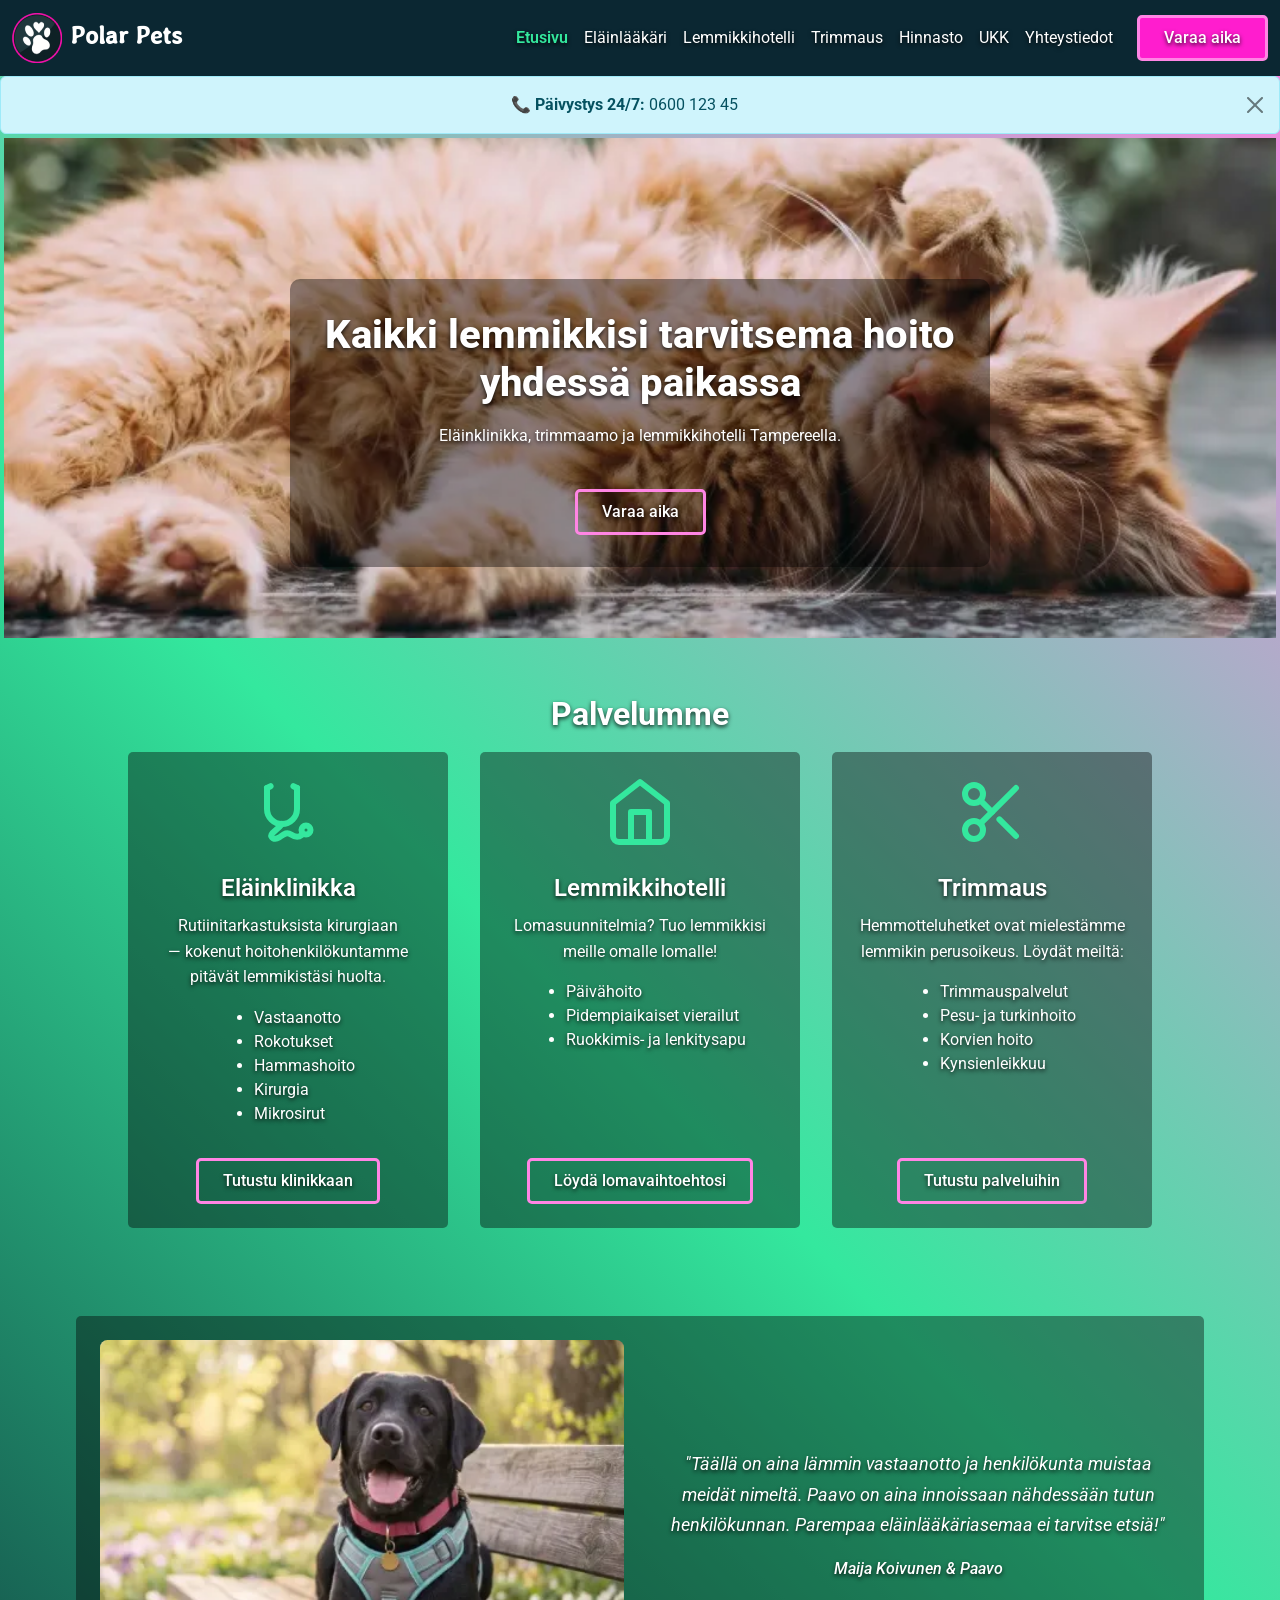
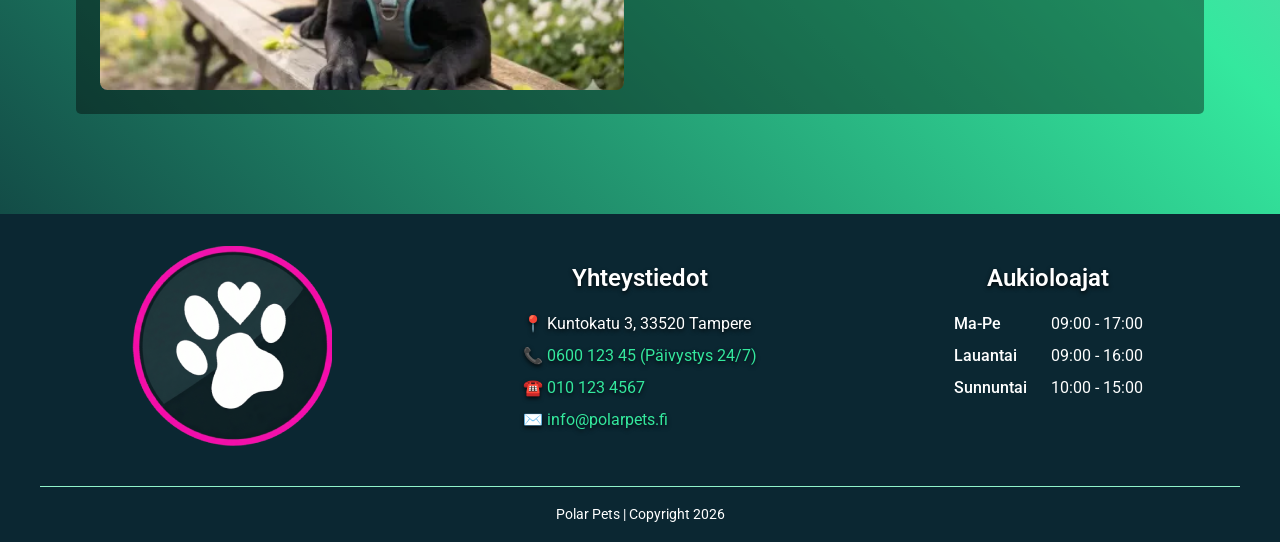
<file: index.html>
<!DOCTYPE html>
<html lang="fi">
<head>
    <meta charset="UTF-8">
    <meta name="viewport" content="width=device-width, initial-scale=1.0">
    <title>Polar Pets - Eläinklinikka ja -hoitola Tampereella</title>
    <meta name="description" content="Polar Pets on eläinklinikka ja hoitola, joka tarjoaa 
    eläinlääkäripalveluja, lemmikkihotellin ja trimmauspalvelut. Meillä paras ystäväsi on hyvissä käsissä.">
    <link rel="icon" type="image/svg+xml" href="icons/favicon-32x32.png">
    <link rel="preconnect" href="https://fonts.googleapis.com">
    <link rel="preconnect" href="https://fonts.gstatic.com" crossorigin>
    <link href="https://fonts.googleapis.com/css2?family=Stylish&display=swap" rel="stylesheet">
    <link href="https://fonts.googleapis.com/css2?family=Roboto:ital,wght@0,100..900;1,100..900&display=swap" rel="stylesheet">
    <link href="https://cdn.jsdelivr.net/npm/bootstrap@5.3.8/dist/css/bootstrap.min.css" rel="stylesheet">
    <link rel="stylesheet" href="css/styles.css">
</head>

<body>
    <header class="bootstrap-zone">
        <nav class="navbar navbar-expand-lg navbar-dark">
            <div class="container-fluid">
                <a class="navbar-brand" href="index.html"><img src="images/polarlogo_50px.png" alt="Polar Pets pyöreä, pieni tassulogo.">Polar Pets</a>
                <a href="html/ajanvaraus.html" class="btn btn-primary d-lg-none ms-auto me-2">Varaa aika</a>
                <button class="navbar-toggler" type="button" data-bs-toggle="collapse" 
                        data-bs-target="#navbarNav" aria-controls="navbarNav" 
                        aria-expanded="false" aria-label="Toggle navigation">
                    <span class="navbar-toggler-icon"></span>
                </button>
                <div class="collapse navbar-collapse" id="navbarNav">
                    <ul class="navbar-nav ms-auto">
                        <li class="nav-item"><a class="nav-link active" href="index.html">Etusivu</a></li>
                        <li class="nav-item"><a class="nav-link" href="html/elainlaakari.html">Eläinlääkäri</a></li>
                        <li class="nav-item"><a class="nav-link" href="html/lemmikkihotelli.html">Lemmikkihotelli</a></li>
                        <li class="nav-item"><a class="nav-link" href="html/trimmaus.html">Trimmaus</a></li>
                        <li class="nav-item"><a class="nav-link" href="html/hinnasto.html">Hinnasto</a></li>
                        <li class="nav-item"><a class="nav-link" href="html/ukk.html">UKK</a></li>
                        <li class="nav-item"><a class="nav-link" href="html/yhteystiedot.html">Yhteystiedot</a></li>
                    </ul>
                </div>
                <a href="html/ajanvaraus.html" class="btn-primary d-none d-lg-inline-block ms-3">Varaa aika</a>
            </div>
        </nav>

        <div class="alert alert-info alert-dismissible fade show m-0 text-center" role="alert">
            <strong>📞 Päivystys 24/7:</strong> 0600 123 45
            <button type="button" class="btn-close" data-bs-dismiss="alert" aria-label="Close"></button>
        </div>
    </header>
    
    <section class="hero-section">
        <div class="hero">
            <picture>
                <source media="(min-width: 768px)" srcset="images/1920x1080_orangecat2.webp">
                <source media="(max-width: 767px)" srcset="images/767_etusivu.webp">
                <img src="images/1920x1080_orangecat2.webp" 
                alt="Lähikuva oranssista kissasta nukkumassa kyljellään ulkona kiiltävällä kivilattialla.">
            </picture>
            <div class="hero-text">
                <h1>Kaikki lemmikkisi tarvitsema hoito yhdessä paikassa</h1>
                <p>Eläinklinikka, trimmaamo ja lemmikkihotelli Tampereella.</p>
                <a href="html/ajanvaraus.html" class="btn-secondary">Varaa aika</a>
            </div>    
        </div>
    </section>

    <main class="site-grid">    
        <section class="content-box">
            <h2>Palvelumme</h2>
            <div class="layout-three">
                <div class="index-card">
                    <svg class="icon" aria-hidden="true" viewBox="0 0 24 24" 
                    fill="none" stroke="currentColor" stroke-width="2" 
                    stroke-linecap="round" stroke-linejoin="round">
                    <path d="M5 4v7a5 5 0 0 0 10 0V4"/>
                    <line x1="5" y1="4" x2="6.2" y2="3.4"/>
                    <line x1="15" y1="4" x2="13.8" y2="3.4"/>
                    <path d="M10 16c-1.5 2-3 2.5-3.5 3.5s1 2 2.5 1 2.5-2 4-1 2.5 1 3.5.2"/>
                    <circle cx="18" cy="18" r="1.5"/>
                    </svg>
                    <h3>Eläinklinikka</h3>
                    <p>Rutiinitarkastuksista kirurgiaan <br>— kokenut hoitohenkilökuntamme pitävät lemmikistäsi huolta.</p>
                        <ul>
                            <li>Vastaanotto</li>
                            <li>Rokotukset</li>
                            <li>Hammashoito</li>
                            <li>Kirurgia</li>
                            <li>Mikrosirut</li>
                        </ul>
                    <a href="html/elainlaakari.html" class="btn-secondary">Tutustu klinikkaan</a>
                </div>

                <div class="index-card">
                    <svg class="icon" aria-hidden="true" viewBox="0 0 24 24" 
                    fill="none" stroke="currentColor" stroke-width="2" 
                    stroke-linecap="round" stroke-linejoin="round">
                    <path d="M3 9l9-7 9 7v11a2 2 0 0 1-2 2H5a2 2 0 0 1-2-2z"></path>
                    <polyline points="9 22 9 12 15 12 15 22"></polyline>
                    </svg>
                    <h3>Lemmikkihotelli</h3>
                    <p>Lomasuunnitelmia? Tuo lemmikkisi meille omalle lomalle!</p>
                        <ul>
                            <li>Päivähoito</li>
                            <li>Pidempiaikaiset vierailut</li>
                            <li>Ruokkimis- ja lenkitysapu</li>
                        </ul>
                    <a href="html/lemmikkihotelli.html" class="btn-secondary">Löydä lomavaihtoehtosi</a>
                </div>

                <div class="index-card">
                    <svg class="icon" aria-hidden="true" viewBox="0 0 24 24" 
                    fill="none" stroke="currentColor" stroke-width="2" 
                    stroke-linecap="round" stroke-linejoin="round">
                    <circle cx="6" cy="6" r="3"></circle>
                    <circle cx="6" cy="18" r="3"></circle>
                    <line x1="20" y1="4" x2="8.12" y2="15.88"></line>
                    <line x1="14.47" y1="14.48" x2="20" y2="20"></line>
                    <line x1="8.12" y1="8.12" x2="12" y2="12"></line>
                    </svg>
                    <h3>Trimmaus</h3>
                    <p>Hemmotteluhetket ovat mielestämme lemmikin perusoikeus. Löydät meiltä:</p>
                        <ul>
                            <li>Trimmauspalvelut</li>
                            <li>Pesu- ja turkinhoito</li>
                            <li>Korvien hoito</li>
                            <li>Kynsienleikkuu</li>
                        </ul>
                    <a href="html/trimmaus.html" class="btn-secondary">Tutustu palveluihin</a>
                </div>
            </div>
        </section>

        <section class="testimonials">
            <figure class="testimonial-card layout-two">
                <img src="images/Testimonial_cropped.webp" 
                alt="Musta labradorinnoutaja makaa puistonpenkillä auringonpaisteessa.">
                <div>
                    <blockquote>"Täällä on aina lämmin vastaanotto ja henkilökunta muistaa meidät nimeltä. Paavo 
                    on aina innoissaan nähdessään tutun henkilökunnan. Parempaa eläinlääkäriasemaa ei tarvitse etsiä!"</blockquote>
                    <figcaption><cite>Maija Koivunen & Paavo</cite></figcaption>
                </div>
            </figure> 
        </section> 
    </main>
    

    <footer class="footer">
        <div class="footer-wrapper">
            <div class="footer-logo">
                <img src="images/polarlogo_200px.png" alt="Polar Pets pyöreä, iso tassulogo">
            </div>
            <div class="footer-contact">
                <h3>Yhteystiedot</h3>
                <address>
                    <ul>
                        <li>📍 Kuntokatu 3, 33520 Tampere</li>
                        <li><a href="tel:+35860012345">📞 0600 123 45 (Päivystys 24/7)</a></li>
                        <li><a href="tel:+358101234567">☎️ 010 123 4567</a></li>
                        <li><a href="mailto:info@polarpets.fi">✉️ info@polarpets.fi</a></li>
                    </ul>
                </address>
            </div>
            <div class="footer-opening-hours">
                <h3>Aukioloajat</h3>
                    <dl>
                        <dt>Ma-Pe</dt>
                        <dd>09:00 - 17:00</dd>
                        <dt>Lauantai</dt>
                        <dd>09:00 - 16:00</dd>
                        <dt>Sunnuntai</dt>
                        <dd>10:00 - 15:00</dd>
                    </dl>
            </div>
            <div class="footer-copyright">
                <small>Polar Pets  |  Copyright 2026</small>
            </div>
        </div>
    </footer>
    <script src="https://cdn.jsdelivr.net/npm/bootstrap@5.3.8/dist/js/bootstrap.bundle.min.js"></script>
</body>
</html>
</file>
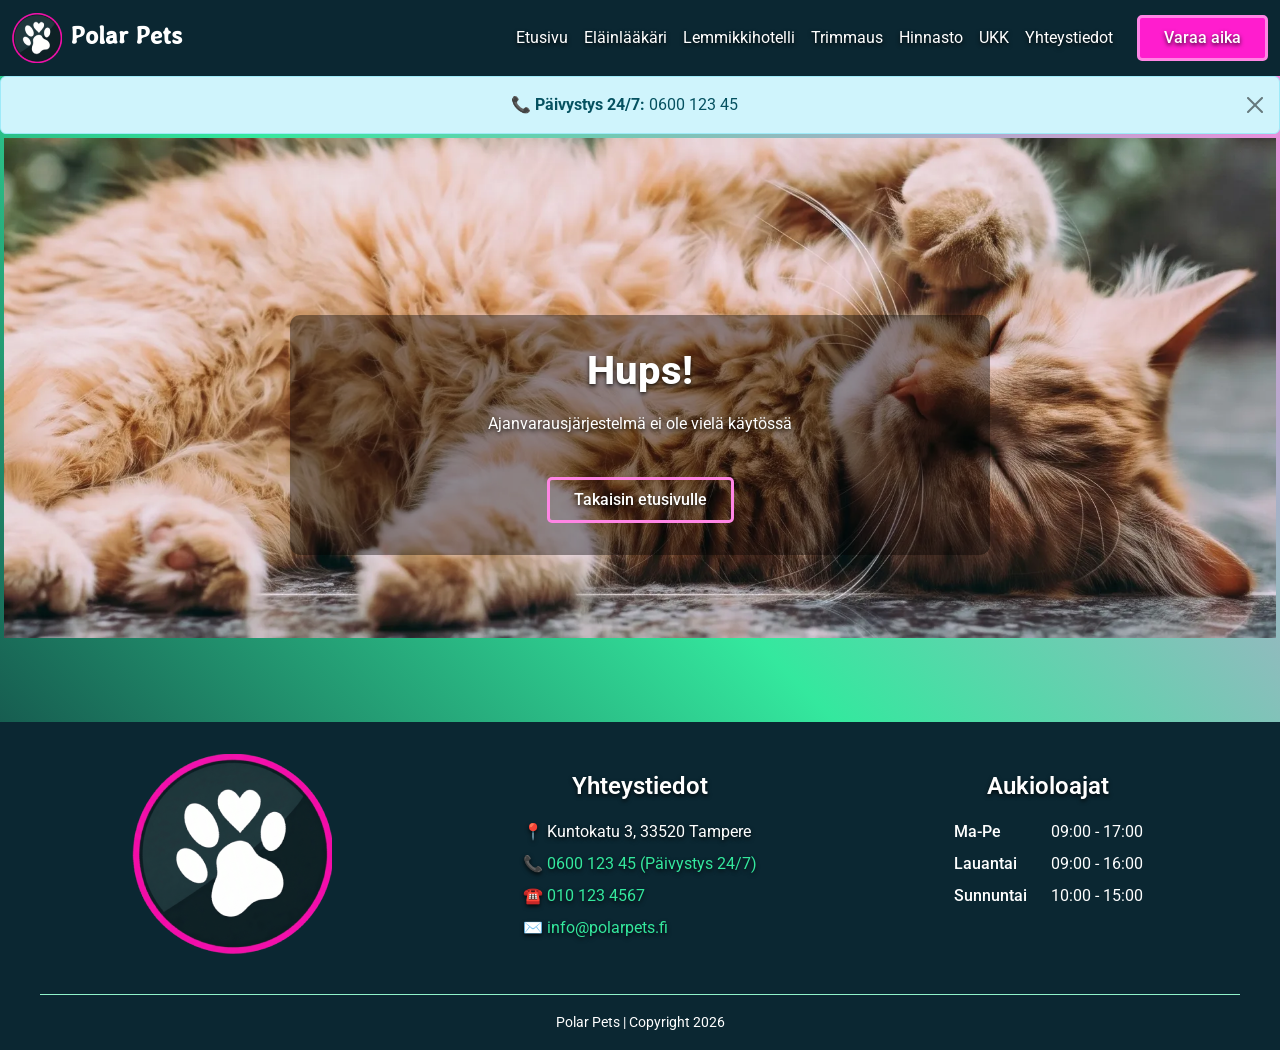
<file: html/ajanvaraus.html>
<!DOCTYPE html>
<html lang="fi">
<head>
    <meta charset="UTF-8">
    <meta name="viewport" content="width=device-width, initial-scale=1.0">
    <title>Yhteystiedot - Polar Pets Tampere</title>
    <meta name="description" content="Polar Petsin ajanvarausjärjestelmä, josta löydät ajanvarauksen eläinlääkäriklinikalle,
    lemmikkihotelliimme ja trimmaamoomme Tampereella.">
    <link rel="icon" type="image/svg+xml" href="../icons/favicon-32x32.png">
    <link rel="preconnect" href="https://fonts.googleapis.com">
    <link rel="preconnect" href="https://fonts.gstatic.com" crossorigin>
    <link href="https://fonts.googleapis.com/css2?family=Stylish&display=swap" rel="stylesheet">
    <link href="https://fonts.googleapis.com/css2?family=Roboto:ital,wght@0,100..900;1,100..900&display=swap" rel="stylesheet">
    <link href="https://cdn.jsdelivr.net/npm/bootstrap@5.3.8/dist/css/bootstrap.min.css"
        rel="stylesheet">
    <link rel="stylesheet" href="../css/styles.css">
</head>
<body>
    
    <header class="bootstrap-zone">
        <nav class="navbar navbar-expand-lg navbar-dark">
            <div class="container-fluid">
                <a class="navbar-brand" href="../index.html"><img src="../images/polarlogo_50px.png" alt="Polar Pets pieni, pyöreä tassulogo.">Polar Pets</a>
                <a href="ajanvaraus.html" class="btn btn-primary d-lg-none ms-auto me-2">Varaa aika</a>
                <button class="navbar-toggler" type="button" data-bs-toggle="collapse" 
                        data-bs-target="#navbarNav" aria-controls="navbarNav" 
                        aria-expanded="false" aria-label="Toggle navigation">
                    <span class="navbar-toggler-icon"></span>
                </button>
                <div class="collapse navbar-collapse" id="navbarNav">
                    <ul class="navbar-nav ms-auto">
                        <li class="nav-item"><a class="nav-link" href="../index.html">Etusivu</a></li>
                        <li class="nav-item"><a class="nav-link" href="elainlaakari.html">Eläinlääkäri</a></li>
                        <li class="nav-item"><a class="nav-link" href="lemmikkihotelli.html">Lemmikkihotelli</a></li>
                        <li class="nav-item"><a class="nav-link" href="trimmaus.html">Trimmaus</a></li>
                        <li class="nav-item"><a class="nav-link" href="hinnasto.html">Hinnasto</a></li>
                        <li class="nav-item"><a class="nav-link" href="ukk.html">UKK</a></li>
                        <li class="nav-item"><a class="nav-link" href="yhteystiedot.html">Yhteystiedot</a></li>
                    </ul>
                </div>
                <a href="ajanvaraus.html" class="btn-primary d-none d-lg-inline-block ms-3">Varaa aika</a>
            </div>
        </nav>
        <div class="alert alert-info alert-dismissible fade show m-0 text-center" role="alert">
            <strong>📞 Päivystys 24/7:</strong> 0600 123 45<button type="button" class="btn-close" data-bs-dismiss="alert" aria-label="Close"></button>
        </div>
    </header>

    <main class="site-grid">
        <section class="hero-section">
            <div class="hero">
                <picture>
                <source media="(min-width: 768px)" srcset="../images/1920x1080_orangecat2.webp">
                <source media="(max-width: 767px)" srcset="../images/767_etusivu.webp">
                <img src="../images/1920x1080_orangecat2.webp" 
                alt="Lähikuva oranssista kissasta nukkumassa kyljellään ulkona kiiltävällä kivilattialla.">
                </picture>
                <div class="hero-text">
                    <h1>Hups!</h1>
                    <p>Ajanvarausjärjestelmä ei ole vielä käytössä</p>
                    <a href="../index.html" class="btn-secondary">Takaisin etusivulle</a>
                </div>    
            </div>
        </section>
    </main>

    <footer class="footer">
        <div class="footer-wrapper">
            <div class="footer-logo">
                <img src="../images/polarlogo_200px.png" alt="Polar Pets iso, pyöreä tassulogo.">
            </div>
            <div class="footer-contact">
                <h3>Yhteystiedot</h3>
                <address>
                    <ul>
                        <li>📍 Kuntokatu 3, 33520 Tampere</li>
                        <li><a href="tel:+35860012345">📞 0600 123 45 (Päivystys 24/7)</a></li>
                        <li><a href="tel:+358101234567">☎️ 010 123 4567</a></li>
                        <li><a href="mailto:info@polarpets.fi">✉️ info@polarpets.fi</a></li>
                    </ul>
                </address>
            </div>
            <div class="footer-opening-hours">
                <h3>Aukioloajat</h3>
                    <dl>
                        <dt>Ma-Pe</dt>
                        <dd>09:00 - 17:00</dd>
                        <dt>Lauantai</dt>
                        <dd>09:00 - 16:00</dd>
                        <dt>Sunnuntai</dt>
                        <dd>10:00 - 15:00</dd>
                    </dl>
            </div>
            <div class="footer-copyright">
                <small>Polar Pets  |  Copyright 2026</small>
            </div>
        </div>
    </footer>
    <script src="https://cdn.jsdelivr.net/npm/bootstrap@5.3.8/dist/js/bootstrap.bundle.min.js"></script>
</body>
</html>
</file>
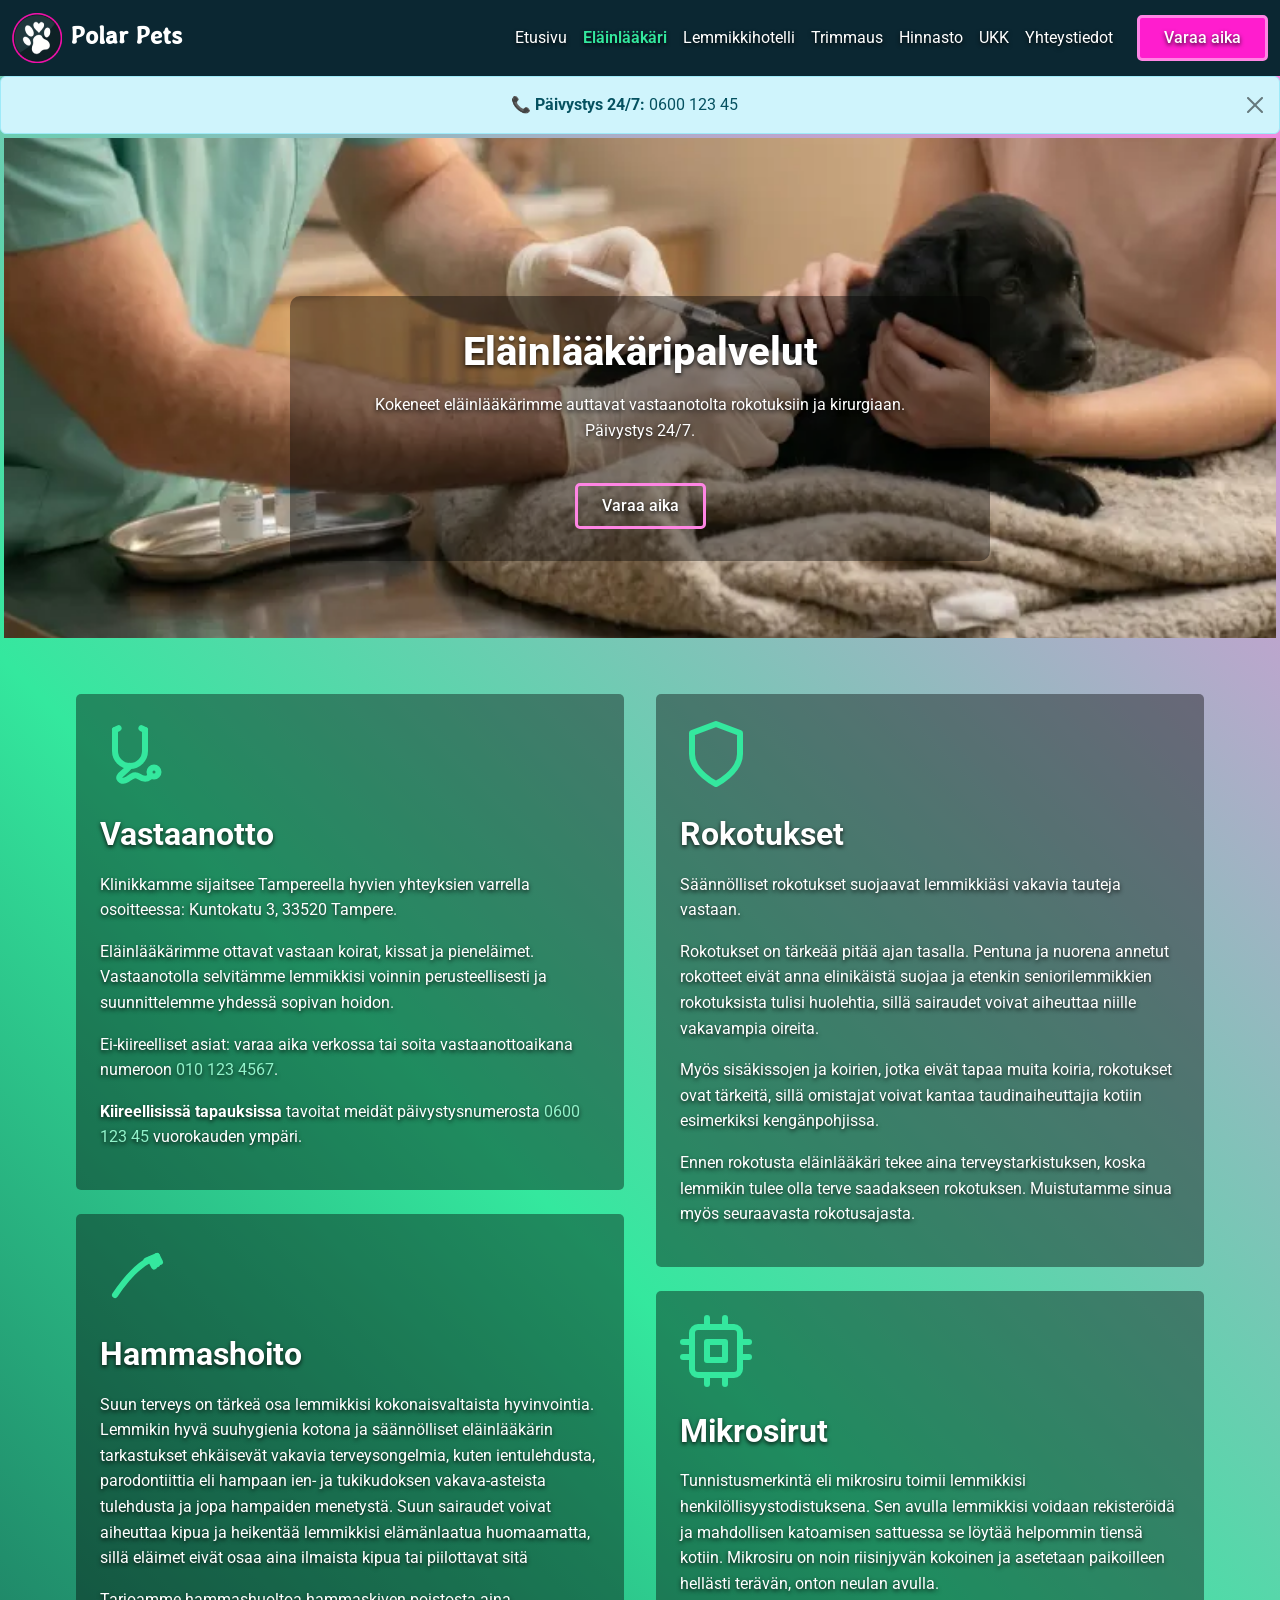
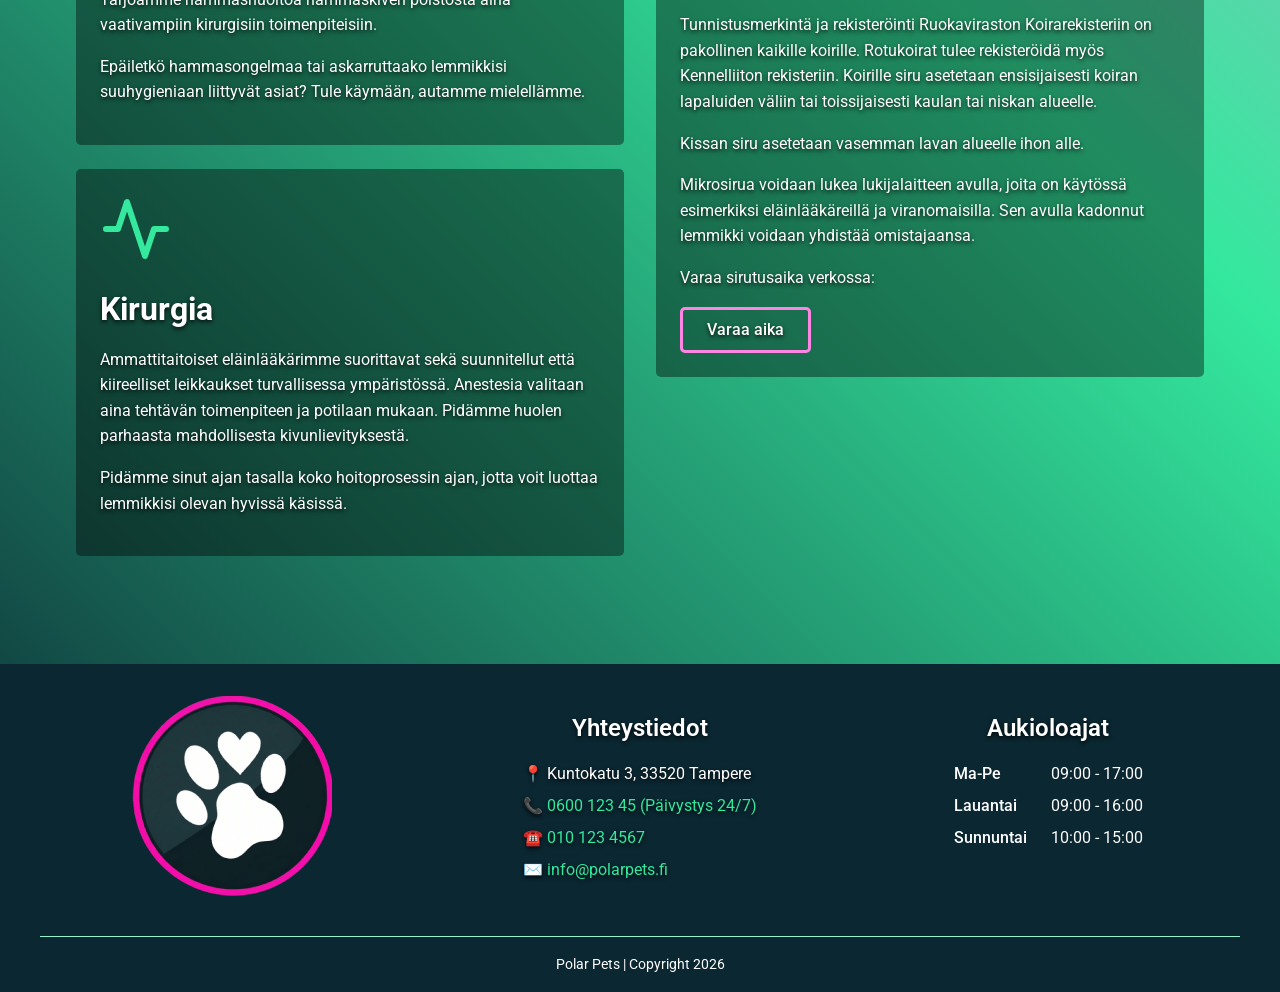
<file: html/elainlaakari.html>
<!DOCTYPE html>
<html lang="fi">
<head>
    <meta charset="UTF-8">
    <meta name="viewport" content="width=device-width, initial-scale=1.0">
    <title>Eläinlääkäripalvelut - Polar Pets Tampere</title>
    <meta name="description" content="Polar Petsin eläinlääkäripalvelut: vastaanotto, rokotukset,
    hammashoito, kirurgia ja mikrosiru. Varaa aika helposti verkossa!">
    <link rel="icon" type="image/svg+xml" href="../icons/favicon-32x32.png">
    <link rel="preconnect" href="https://fonts.googleapis.com">
    <link rel="preconnect" href="https://fonts.gstatic.com" crossorigin>
    <link href="https://fonts.googleapis.com/css2?family=Stylish&display=swap" rel="stylesheet">
    <link href="https://fonts.googleapis.com/css2?family=Roboto:ital,wght@0,100..900;1,100..900&display=swap" rel="stylesheet">
    <link href="https://cdn.jsdelivr.net/npm/bootstrap@5.3.8/dist/css/bootstrap.min.css"
        rel="stylesheet">
    <link rel="stylesheet" href="../css/styles.css">
</head>
<body>

    <header class="bootstrap-zone">
        <nav class="navbar navbar-expand-lg navbar-dark">
            <div class="container-fluid">
                <a class="navbar-brand" href="../index.html"><img src="../images/polarlogo_50px.png" alt="Polar Pets pieni, pyöreä tassulogo.">Polar Pets</a>
                <a href="ajanvaraus.html" class="btn btn-primary d-lg-none ms-auto me-2">Varaa aika</a>
                <button class="navbar-toggler" type="button" data-bs-toggle="collapse" 
                        data-bs-target="#navbarNav" aria-controls="navbarNav" 
                        aria-expanded="false" aria-label="Toggle navigation">
                    <span class="navbar-toggler-icon"></span>
                </button>
                <div class="collapse navbar-collapse" id="navbarNav">
                    <ul class="navbar-nav ms-auto">
                        <li class="nav-item"><a class="nav-link" href="../index.html">Etusivu</a></li>
                        <li class="nav-item"><a class="nav-link active" href="elainlaakari.html">Eläinlääkäri</a></li>
                        <li class="nav-item"><a class="nav-link" href="lemmikkihotelli.html">Lemmikkihotelli</a></li>
                        <li class="nav-item"><a class="nav-link" href="trimmaus.html">Trimmaus</a></li>
                        <li class="nav-item"><a class="nav-link" href="hinnasto.html">Hinnasto</a></li>
                        <li class="nav-item"><a class="nav-link" href="ukk.html">UKK</a></li>
                        <li class="nav-item"><a class="nav-link" href="yhteystiedot.html">Yhteystiedot</a></li>
                    </ul>
                </div>
                <a href="ajanvaraus.html" class="btn-primary d-none d-lg-inline-block ms-3">Varaa aika</a>
            </div>
        </nav>
        <div class="alert alert-info alert-dismissible fade show m-0 text-center" role="alert">
            <strong>📞 Päivystys 24/7:</strong> 0600 123 45
            <button type="button" class="btn-close" data-bs-dismiss="alert" aria-label="Close"></button>
        </div>
    </header>
    
    <section class="hero-section">
        <div class="hero">
            <picture>
                <source media="(min-width: 768px)" srcset="../images/1920x1080_ver2_vaccine.webp">
                <source media="(max-width: 767px)" srcset="../images/767_laakari_vaccine.webp">
                <img src="../images/1920x1080_ver2_vaccine.webp" 
            alt="Eläinlääkäri antaa rokotuksen mustalle labradorinnoutajan pennulle omistajan pidellessä pentua.">
            </picture>
            <div class="hero-text">
                <h1>Eläinlääkäri&shy;palvelut</h1>
                <p>Kokeneet eläinlääkärimme auttavat vastaanotolta rokotuksiin ja kirurgiaan.<br>Päivystys 24/7.</p>
                <a href="ajanvaraus.html" class="btn-secondary">Varaa aika</a>
            </div>
        </div>
    </section>
    
    <main class="site-grid">
        <section class="layout-two-masonry">
            <div class="service-card">
                <svg class="icon" aria-hidden="true" viewBox="0 0 24 24" 
                fill="none" stroke="currentColor" stroke-width="2" 
                stroke-linecap="round" stroke-linejoin="round">
                <path d="M5 4v7a5 5 0 0 0 10 0V4"/>
                <line x1="5" y1="4" x2="6.2" y2="3.4"/>
                <line x1="15" y1="4" x2="13.8" y2="3.4"/>
                <path d="M10 16c-1.5 2-3 2.5-3.5 3.5s1 2 2.5 1 2.5-2 4-1 2.5 1 3.5.2"/>
                <circle cx="18" cy="18" r="1.5"/>
                </svg>
                <h2>Vastaanotto</h2>
                <p>Klinikkamme sijaitsee Tampereella hyvien yhteyksien varrella osoitteessa: Kuntokatu 3, 33520 Tampere.</p>
                <p>Eläinlääkärimme ottavat vastaan koirat, kissat ja pieneläimet. Vastaanotolla selvitämme lemmikkisi
                voinnin perusteellisesti ja suunnittelemme yhdessä sopivan hoidon.</p>
                <p>Ei-kiireelliset asiat: varaa aika verkossa tai soita vastaanottoaikana numeroon <a href="tel:+358101234567">010 123 4567</a>.</p>
                <p><strong>Kiireellisissä tapauksissa</strong> tavoitat meidät päivystysnumerosta <a href="tel:+35860012345">0600 123 45</a> vuorokauden ympäri.</p>
            </div>

            <div class="service-card">
                <svg class="icon" aria-hidden="true" viewBox="0 0 24 24" 
                fill="none" stroke="currentColor" stroke-width="2" 
                stroke-linecap="round" stroke-linejoin="round">
                <path d="M5 19c4-6 8-10 12-12"/>
                <line x1="15.5" y1="7.5" x2="19" y2="6"/>
                <line x1="19" y1="6" x2="20" y2="8"/>
                <line x1="18" y1="6.8" x2="19" y2="8.8"/>
                <line x1="17" y1="7.5" x2="18" y2="9.5"/>
                </svg>
                <h2>Hammashoito</h2>
                <p>Suun terveys on tärkeä osa lemmikkisi kokonaisvaltaista hyvinvointia. Lemmikin hyvä suuhygienia kotona ja säännölliset
                    eläinlääkärin tarkastukset ehkäisevät vakavia terveysongelmia, kuten ientulehdusta, parodontiittia eli hampaan ien- ja tukikudoksen vakava-asteista tulehdusta ja
                    jopa hampaiden menetystä. Suun sairaudet voivat aiheuttaa kipua ja heikentää lemmikkisi elämänlaatua huomaamatta, sillä eläimet eivät osaa aina ilmaista kipua tai piilottavat sitä</p>
                <p>Tarjoamme hammashuoltoa hammaskiven poistosta aina vaativampiin kirurgisiin toimenpiteisiin.</p>
                <p>Epäiletkö hammasongelmaa tai askarruttaako lemmikkisi suuhygieniaan liittyvät asiat? Tule käymään, autamme mielellämme.</p>
            </div>

            <div class="service-card">
                <svg class="icon" aria-hidden="true" viewBox="0 0 24 24" 
                fill="none" stroke="currentColor" stroke-width="2" 
                stroke-linecap="round" stroke-linejoin="round">
                <polyline points="22 12 18 12 15 21 9 3 6 12 2 12"></polyline>
                </svg>
                <h2>Kirurgia</h2>
                <p>Ammattitaitoiset eläinlääkärimme suorittavat sekä suunnitellut että kiireelliset leikkaukset turvallisessa ympäristössä. Anestesia valitaan
                    aina tehtävän toimenpiteen ja potilaan mukaan. Pidämme huolen parhaasta mahdollisesta kivunlievityksestä.</p>
                <p>Pidämme sinut ajan tasalla koko hoitoprosessin ajan, jotta voit luottaa lemmikkisi olevan hyvissä käsissä.</p>
                
            </div>

            <div class="service-card">
                <svg class="icon" aria-hidden="true" viewBox="0 0 24 24" 
                fill="none" stroke="currentColor" stroke-width="2" 
                stroke-linecap="round" stroke-linejoin="round">
                <path d="M12 22s8-4 8-10V5l-8-3-8 3v7c0 6 8 10 8 10z"></path>
                </svg>
                <h2>Rokotukset</h2>
                <p>Säännölliset rokotukset suojaavat lemmikkiäsi vakavia tauteja vastaan.</p>
                <p>Rokotukset on tärkeää pitää ajan tasalla. Pentuna ja nuorena annetut rokotteet eivät anna elinikäistä suojaa ja etenkin
                seniorilemmikkien rokotuksista tulisi huolehtia, sillä sairaudet voivat aiheuttaa niille vakavampia oireita.</p> 
                <p>Myös sisäkissojen ja koirien, jotka eivät tapaa muita koiria, rokotukset ovat tärkeitä, sillä omistajat voivat kantaa 
                taudinaiheuttajia kotiin esimerkiksi kengänpohjissa.</p>
                <p>Ennen rokotusta eläinlääkäri tekee aina terveystarkistuksen, koska lemmikin tulee olla terve saadakseen rokotuksen.
                Muistutamme sinua myös seuraavasta rokotusajasta.</p>
            </div>

            <div class="service-card">
                <svg class="icon" aria-hidden="true" viewBox="0 0 24 24" 
                fill="none" stroke="currentColor" stroke-width="2" 
                stroke-linecap="round" stroke-linejoin="round">
                <rect x="4" y="4" width="16" height="16" rx="2" ry="2"></rect>
                <rect x="9" y="9" width="6" height="6"></rect>
                <line x1="9" y1="1" x2="9" y2="4"></line>
                <line x1="15" y1="1" x2="15" y2="4"></line>
                <line x1="9" y1="20" x2="9" y2="23"></line>
                <line x1="15" y1="20" x2="15" y2="23"></line>
                <line x1="20" y1="9" x2="23" y2="9"></line>
                <line x1="20" y1="14" x2="23" y2="14"></line>
                <line x1="1" y1="9" x2="4" y2="9"></line>
                <line x1="1" y1="14" x2="4" y2="14"></line>
                </svg>
                <h2>Mikrosirut</h2>
                <p>Tunnistusmerkintä eli mikrosiru toimii lemmikkisi henkilöllisyystodistuksena. Sen avulla lemmikkisi voidaan rekisteröidä ja 
                mahdollisen katoamisen sattuessa se löytää helpommin tiensä kotiin. Mikrosiru on noin riisinjyvän kokoinen ja asetetaan paikoilleen
                hellästi terävän, onton neulan avulla.</p>
                <p>Tunnistusmerkintä ja rekisteröinti Ruokaviraston Koirarekisteriin on pakollinen kaikille koirille. Rotukoirat tulee rekisteröidä myös
                Kennelliiton rekisteriin. Koirille siru asetetaan ensisijaisesti koiran lapaluiden väliin tai toissijaisesti kaulan tai niskan alueelle.</p>
                <p>Kissan siru asetetaan vasemman lavan alueelle ihon alle.</p>
                <p>Mikrosirua voidaan lukea lukijalaitteen avulla, joita on käytössä esimerkiksi eläinlääkäreillä ja viranomaisilla. Sen avulla kadonnut
                lemmikki voidaan yhdistää omistajaansa.</p>
                <p>Varaa sirutusaika verkossa:</p>
                <a href="ajanvaraus.html" class="btn-secondary">Varaa aika</a>
            </div>
        </section>
    </main>
    
    <footer class="footer">
        <div class="footer-wrapper">
            <div class="footer-logo">
                <img src="../images/polarlogo_200px.png" alt="Polar Pets iso, pyöreä tassulogo.">
            </div>
            <div class="footer-contact">
                <h3>Yhteystiedot</h3>
                <address>
                    <ul>
                        <li>📍 Kuntokatu 3, 33520 Tampere</li>
                        <li><a href="tel:+35860012345">📞 0600 123 45 (Päivystys 24/7)</a></li>
                        <li><a href="tel:+358101234567">☎️ 010 123 4567</a></li>
                        <li><a href="mailto:info@polarpets.fi">✉️ info@polarpets.fi</a></li>
                    </ul>
                </address>
            </div>
            <div class="footer-opening-hours">
                <h3>Aukioloajat</h3>
                    <dl>
                        <dt>Ma-Pe</dt>
                        <dd>09:00 - 17:00</dd>
                        <dt>Lauantai</dt>
                        <dd>09:00 - 16:00</dd>
                        <dt>Sunnuntai</dt>
                        <dd>10:00 - 15:00</dd>
                    </dl>
            </div>
            <div class="footer-copyright">
                <small>Polar Pets  |  Copyright 2026</small>
            </div>
        </div>
    </footer>

    <script src="https://cdn.jsdelivr.net/npm/bootstrap@5.3.8/dist/js/bootstrap.bundle.min.js"></script>
</body>
</html>
</file>
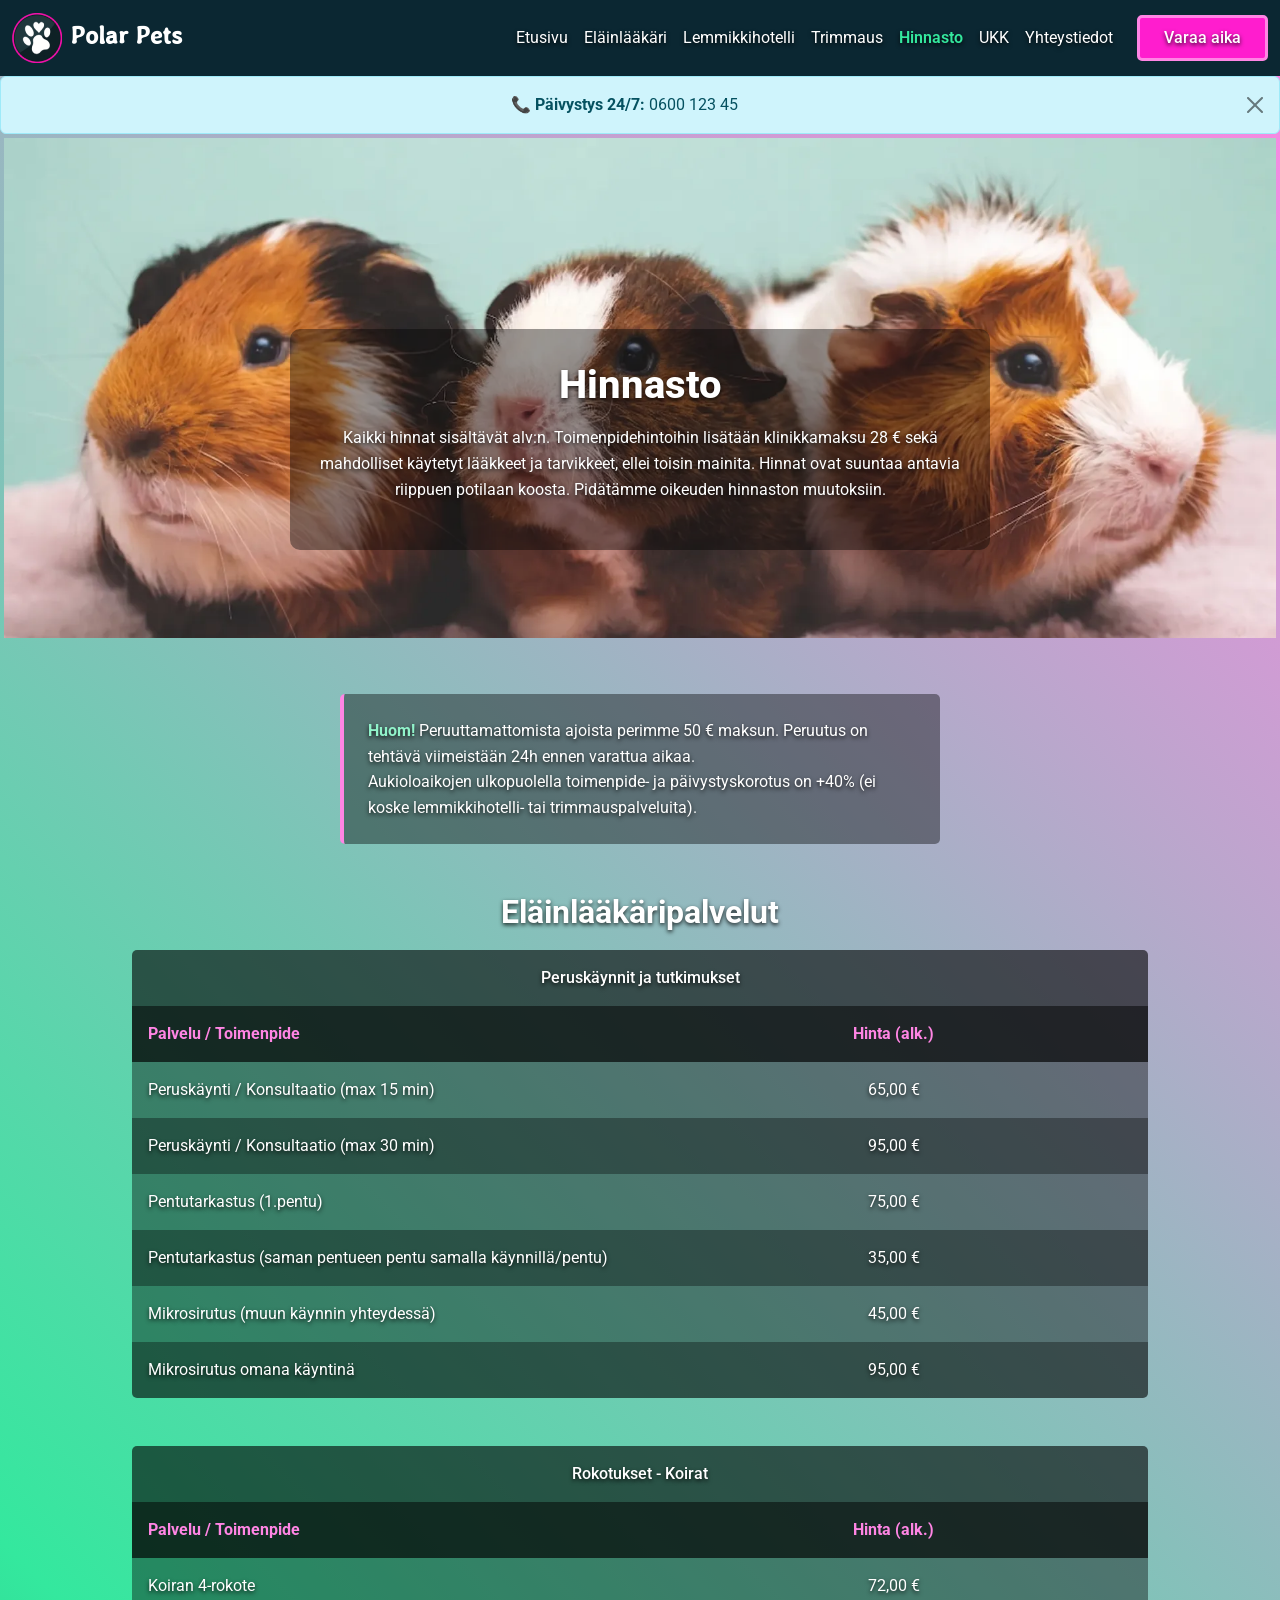
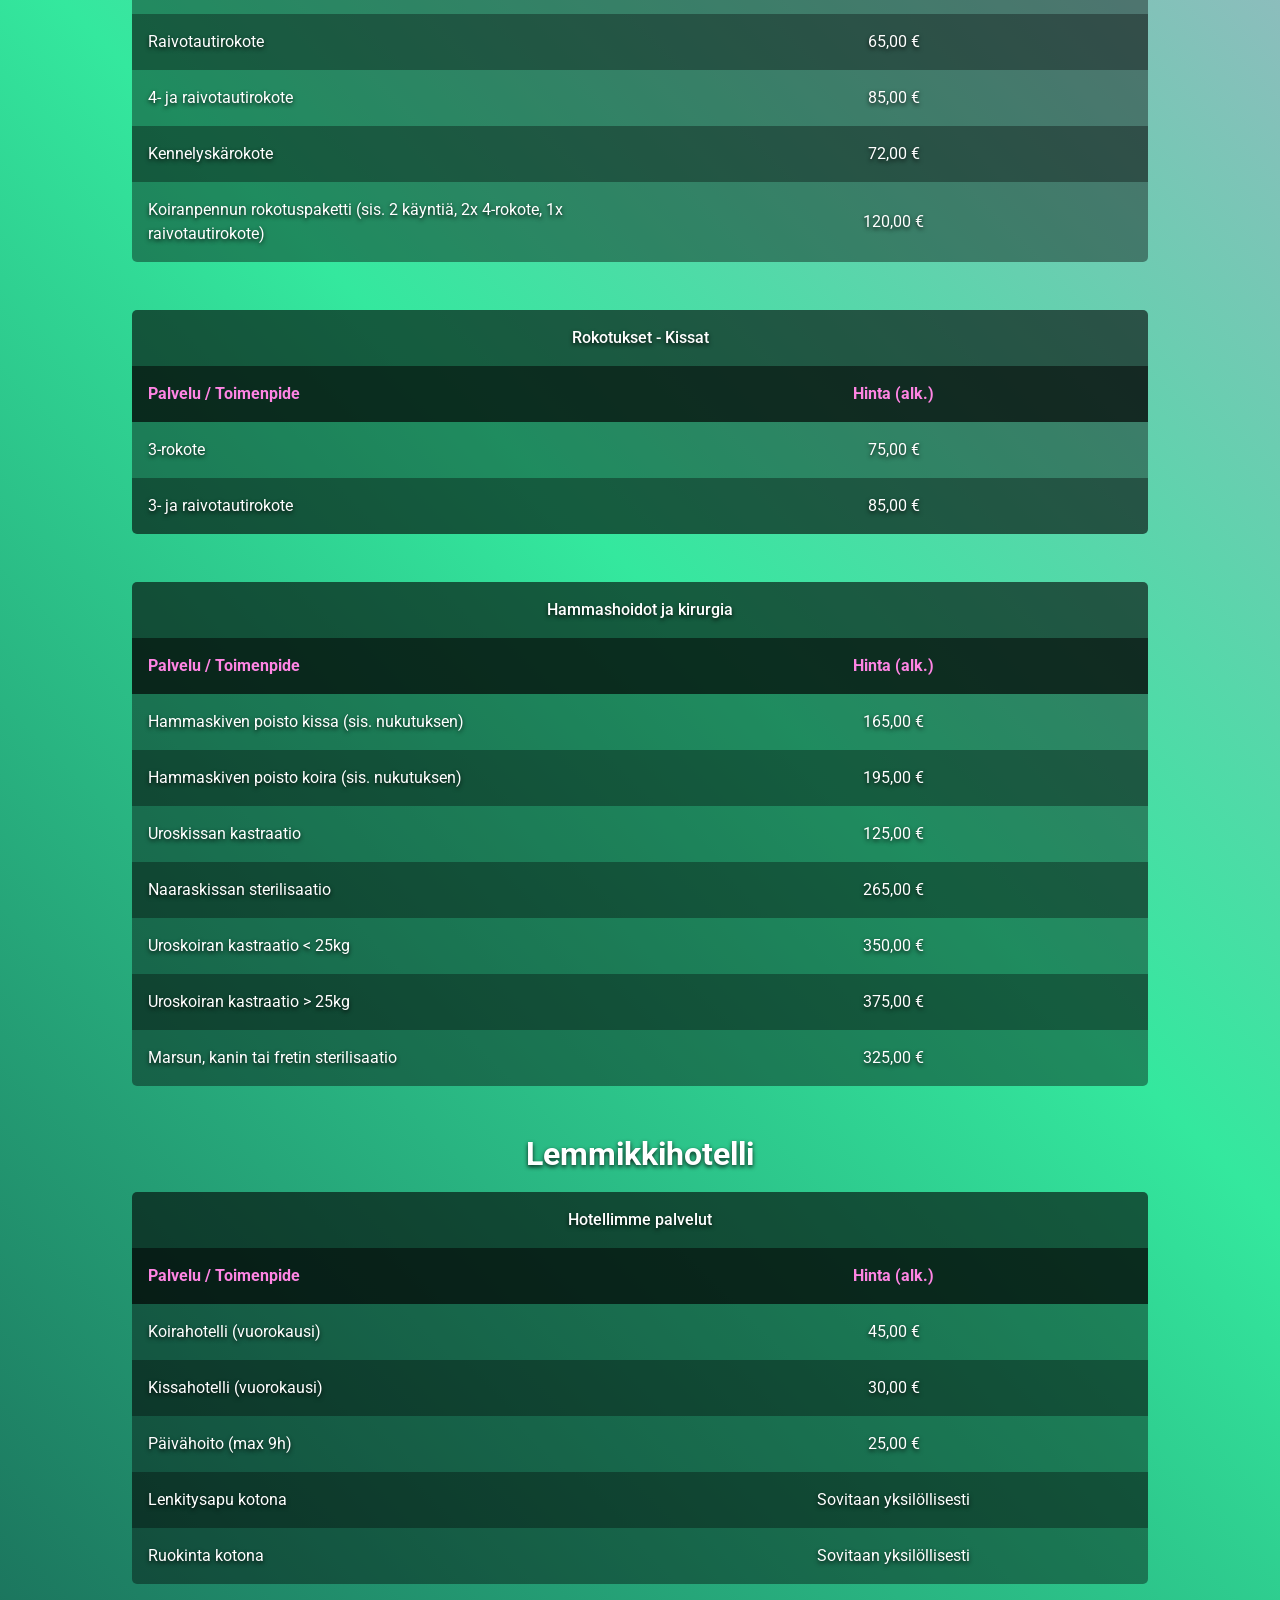
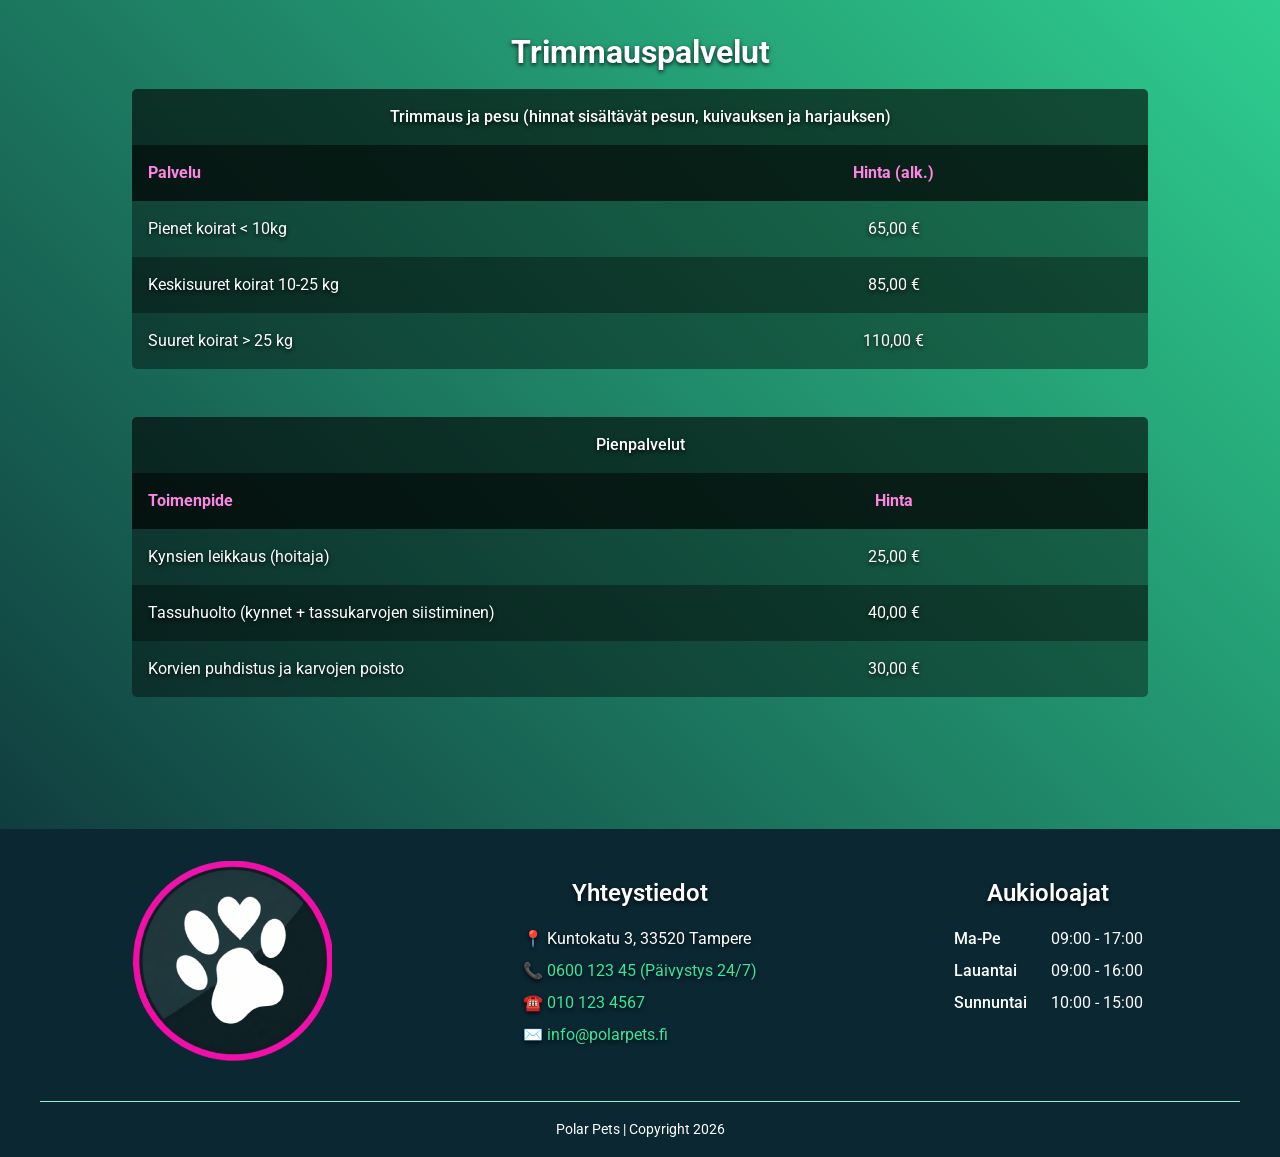
<file: html/hinnasto.html>
<!DOCTYPE html>
<html lang="fi">
<head>
    <meta charset="UTF-8">
    <meta name="viewport" content="width=device-width, initial-scale=1.0">
    <title>Hinnasto - Polar Pets Tampere</title>
    <meta name="description" content="Polar Petsin hinnasto eläinlääkäripalveluille, trimmauspalveluille ja lemmikkihotellille. 
    Selkeät hintatiedot auttavat sinua suunnittelemaan lemmikkisi hoidon.">
    <link rel="icon" type="image/svg+xml" href="../icons/favicon-32x32.png">
    <link rel="preconnect" href="https://fonts.googleapis.com">
    <link rel="preconnect" href="https://fonts.gstatic.com" crossorigin>
    <link href="https://fonts.googleapis.com/css2?family=Stylish&display=swap" rel="stylesheet">
    <link href="https://fonts.googleapis.com/css2?family=Roboto:ital,wght@0,100..900;1,100..900&display=swap" rel="stylesheet">
    <link href="https://cdn.jsdelivr.net/npm/bootstrap@5.3.8/dist/css/bootstrap.min.css" rel="stylesheet">
    <link rel="stylesheet" href="../css/styles.css"> </head>
<body>
    
    <header class="bootstrap-zone">
        <nav class="navbar navbar-expand-lg navbar-dark">
            <div class="container-fluid">
                <a class="navbar-brand" href="../index.html"><img src="../images/polarlogo_50px.png" alt="Polar Pets pieni, pyöreä tassulogo.">Polar Pets</a>
                <a href="ajanvaraus.html" class="btn btn-primary d-lg-none ms-auto me-2">Varaa aika</a>
                <button class="navbar-toggler" type="button" data-bs-toggle="collapse" 
                        data-bs-target="#navbarNav" aria-controls="navbarNav" 
                        aria-expanded="false" aria-label="Toggle navigation">
                    <span class="navbar-toggler-icon"></span>
                </button>
                <div class="collapse navbar-collapse" id="navbarNav">
                    <ul class="navbar-nav ms-auto">
                        <li class="nav-item"><a class="nav-link" href="../index.html">Etusivu</a></li>
                        <li class="nav-item"><a class="nav-link" href="elainlaakari.html">Eläinlääkäri</a></li>
                        <li class="nav-item"><a class="nav-link" href="lemmikkihotelli.html">Lemmikkihotelli</a></li>
                        <li class="nav-item"><a class="nav-link" href="trimmaus.html">Trimmaus</a></li>
                        <li class="nav-item"><a class="nav-link active" href="hinnasto.html">Hinnasto</a></li>
                        <li class="nav-item"><a class="nav-link" href="ukk.html">UKK</a></li>
                        <li class="nav-item"><a class="nav-link" href="yhteystiedot.html">Yhteystiedot</a></li>
                    </ul>
                </div>
                <a href="ajanvaraus.html" class="btn-primary d-none d-lg-inline-block ms-3">Varaa aika</a>
            </div>
        </nav>
        <div class="alert alert-info alert-dismissible fade show m-0 text-center" role="alert">
            <strong>📞 Päivystys 24/7:</strong> 0600 123 45
            <button type="button" class="btn-close" data-bs-dismiss="alert" aria-label="Close"></button>
        </div>
    </header>

    <section class="hero-section">
        <div class="hero">
            <picture>
                <source media="(min-width: 768px)" srcset="../images/1920x1080_modattu_marsut.webp">
                <source media="(max-width: 767px)" srcset="../images/767_hinnasto.webp">
                <img src="../images/1920x1080_modattu_marsut.webp" 
                alt="Kolme oranssinruskeaa marsua vierekkäin vaaleanpunaisella alustalla.">
            </picture>
            <div class="hero-text">
                <h1>Hinnasto</h1>
                <p>Kaikki hinnat sisältävät alv:n. Toimenpidehintoihin lisätään klinikkamaksu 28 € sekä mahdolliset käytetyt lääkkeet ja tarvikkeet, ellei toisin mainita.
                Hinnat ovat suuntaa antavia riippuen potilaan koosta. Pidätämme oikeuden hinnaston muutoksiin.</p>
            </div>    
        </div>
    </section>

    <main class="site-grid">    
        <section class="content-box">                 
            <div class="info-box">
                <p><strong>Huom!</strong> Peruuttamattomista ajoista perimme 50 € maksun. Peruutus on tehtävä viimeistään 24h ennen varattua aikaa.
                <br>
                Aukioloaikojen ulkopuolella toimenpide- ja päivystyskorotus on +40% (ei koske lemmikkihotelli- tai trimmauspalveluita).</p>
            </div>

            <h2>Eläinlääkäripalvelut</h2>
            <table>
                <caption>Peruskäynnit ja tutkimukset</caption>
                <thead>
                    <tr>
                        <th>Palvelu / Toimenpide</th>
                        <th>Hinta (alk.)</th>
                    </tr>
                </thead>
                <tbody>
                    <tr>
                        <td>Peruskäynti / Konsultaatio (max 15 min)</td>
                        <td>65,00 €</td>
                    </tr>
                    <tr>
                        <td>Peruskäynti / Konsultaatio (max 30 min)</td>
                        <td>95,00 €</td>
                    </tr>
                    <tr>
                        <td>Pentutarkastus (1.pentu)</td>
                        <td>75,00 €</td>
                    </tr>
                    <tr>
                        <td>Pentutarkastus (saman pentueen pentu samalla käynnillä/pentu)</td>
                        <td>35,00 €</td>
                    </tr>
                    <tr>
                        <td>Mikrosirutus (muun käynnin yhteydessä)</td>
                        <td>45,00 €</td>
                    </tr>
                    <tr>
                        <td>Mikrosirutus omana käyntinä</td>
                        <td>95,00 €</td>
                    </tr>
                </tbody>
            </table>

            <table>
                <caption>Rokotukset - Koirat</caption>
                <thead>
                    <tr>
                        <th>Palvelu / Toimenpide</th>
                        <th>Hinta (alk.)</th>
                    </tr>
                </thead>
                <tbody>
                    <tr>
                        <td>Koiran 4-rokote</td>
                        <td>72,00 €</td>
                    </tr>
                    <tr>
                        <td>Raivotautirokote</td>
                        <td>65,00 €</td>
                    </tr>
                    <tr>
                        <td>4- ja raivotautirokote</td>
                        <td>85,00 €</td>
                    </tr>
                    <tr>
                        <td>Kennelyskärokote</td>
                        <td>72,00 €</td>
                    </tr>
                    <tr>
                        <td>Koiranpennun rokotuspaketti (sis. 2 käyntiä, 2x 4-rokote, 1x raivotautirokote)</td>
                        <td>120,00 €</td>
                    </tr>
                </tbody>
            </table>

            <table>
                <caption>Rokotukset - Kissat</caption>
                <thead>
                    <tr>
                        <th>Palvelu / Toimenpide</th>
                        <th>Hinta (alk.)</th>
                    </tr>
                </thead>
                <tbody>
                    <tr>
                        <td>3-rokote</td>
                        <td>75,00 €</td>
                    </tr>
                    <tr>
                        <td>3- ja raivotautirokote</td>
                        <td>85,00 €</td>
                    </tr>
                </tbody>
            </table>

            <table>
                <caption>Hammashoidot ja kirurgia</caption>
                <thead>
                    <tr>
                        <th>Palvelu / Toimenpide</th>
                        <th>Hinta (alk.)</th>
                    </tr>
                </thead>
                <tbody>
                    <tr>
                        <td>Hammaskiven poisto kissa (sis. nukutuksen)</td>
                        <td>165,00 €</td>
                    </tr>
                    <tr>
                        <td>Hammaskiven poisto koira (sis. nukutuksen)</td>
                        <td>195,00 €</td>
                    </tr>
                    <tr>
                        <td>Uroskissan kastraatio</td>
                        <td>125,00 €</td>
                    </tr>
                    <tr>
                        <td>Naaraskissan sterilisaatio</td>
                        <td>265,00 €</td>
                    </tr>
                    <tr>
                        <td>Uroskoiran kastraatio < 25kg </td>
                        <td>350,00 €</td>
                    </tr>
                    <tr>
                        <td>Uroskoiran kastraatio > 25kg </td>
                        <td>375,00 €</td>
                    </tr>
                    <tr>
                        <td>Marsun, kanin tai fretin sterilisaatio </td>
                        <td>325,00 €</td>
                    </tr>
                </tbody>
            </table>

            <h2>Lemmikkihotelli</h2>
            <table>
                <caption>Hotellimme palvelut</caption>
                <thead>
                    <tr>
                        <th>Palvelu / Toimenpide</th>
                        <th>Hinta (alk.)</th>
                    </tr>
                </thead>
                <tbody>
                    <tr>
                        <td>Koirahotelli (vuorokausi)</td>
                        <td>45,00 €</td>
                    </tr>
                    <tr>
                        <td>Kissahotelli (vuorokausi)</td>
                        <td>30,00 €</td>
                    </tr>
                    <tr>
                        <td>Päivähoito (max 9h)</td>
                        <td>25,00 €</td>
                    </tr>
                    <tr>
                        <td>Lenkitysapu kotona</td>
                        <td>Sovitaan yksilöllisesti</td>
                    </tr>
                    <tr>
                        <td>Ruokinta kotona</td>
                        <td>Sovitaan yksilöllisesti</td>
                    </tr>
                </tbody>
            </table>
            <h2>Trimmauspalvelut</h2>
            <table>
                <caption>Trimmaus ja pesu (hinnat sisältävät pesun, kuivauksen ja harjauksen)</caption>
                <thead>
                    <tr>
                        <th>Palvelu</th>
                        <th>Hinta (alk.)</th>
                    </tr>
                </thead>
                <tbody>
                    <tr>
                        <td>Pienet koirat < 10kg </td>
                        <td>65,00 €</td>
                    </tr>
                    <tr>
                        <td>Keskisuuret koirat 10-25 kg</td>
                        <td>85,00 €</td>
                    </tr>
                    <tr>
                        <td>Suuret koirat > 25 kg</td>
                        <td>110,00 €</td>
                    </tr>
                </tbody>
            </table>
            <table>
                    <caption>Pienpalvelut</caption>
                    <thead>
                        <tr>
                            <th>Toimenpide</th>
                            <th>Hinta</th>
                        </tr>
                    </thead>
                    <tbody>
                        <tr>
                            <td>Kynsien leikkaus (hoitaja)</td>
                            <td>25,00 €</td>
                        </tr>
                        <tr>
                            <td>Tassuhuolto (kynnet + tassukarvojen siistiminen)</td>
                            <td>40,00 €</td>
                        </tr>
                        <tr>
                            <td>Korvien puhdistus ja karvojen poisto</td>
                            <td>30,00 €</td>
                        </tr>
                    </tbody>
                </table>
        </section>
    </main>

    <footer class="footer">
        <div class="footer-wrapper">
            <div class="footer-logo">
                <img src="../images/polarlogo_200px.png" alt="Polar Pets iso, pyöreä tassulogo.">
            </div>
            <div class="footer-contact">
                <h3>Yhteystiedot</h3>
                <address>
                    <ul>
                        <li>📍 Kuntokatu 3, 33520 Tampere</li>
                        <li><a href="tel:+35860012345">📞 0600 123 45 (Päivystys 24/7)</a></li>
                        <li><a href="tel:+358101234567">☎️ 010 123 4567</a></li>
                        <li><a href="mailto:info@polarpets.fi">✉️ info@polarpets.fi</a></li>
                    </ul>
                </address>
            </div>
            <div class="footer-opening-hours">
                <h3>Aukioloajat</h3>
                    <dl>
                        <dt>Ma-Pe</dt>
                        <dd>09:00 - 17:00</dd>
                        <dt>Lauantai</dt>
                        <dd>09:00 - 16:00</dd>
                        <dt>Sunnuntai</dt>
                        <dd>10:00 - 15:00</dd>
                    </dl>
            </div>
            <div class="footer-copyright">
                <small>Polar Pets  |  Copyright 2026</small>
            </div>
        </div>
    </footer>
    <script src="https://cdn.jsdelivr.net/npm/bootstrap@5.3.8/dist/js/bootstrap.bundle.min.js"></script>
</body>
</html>
</file>
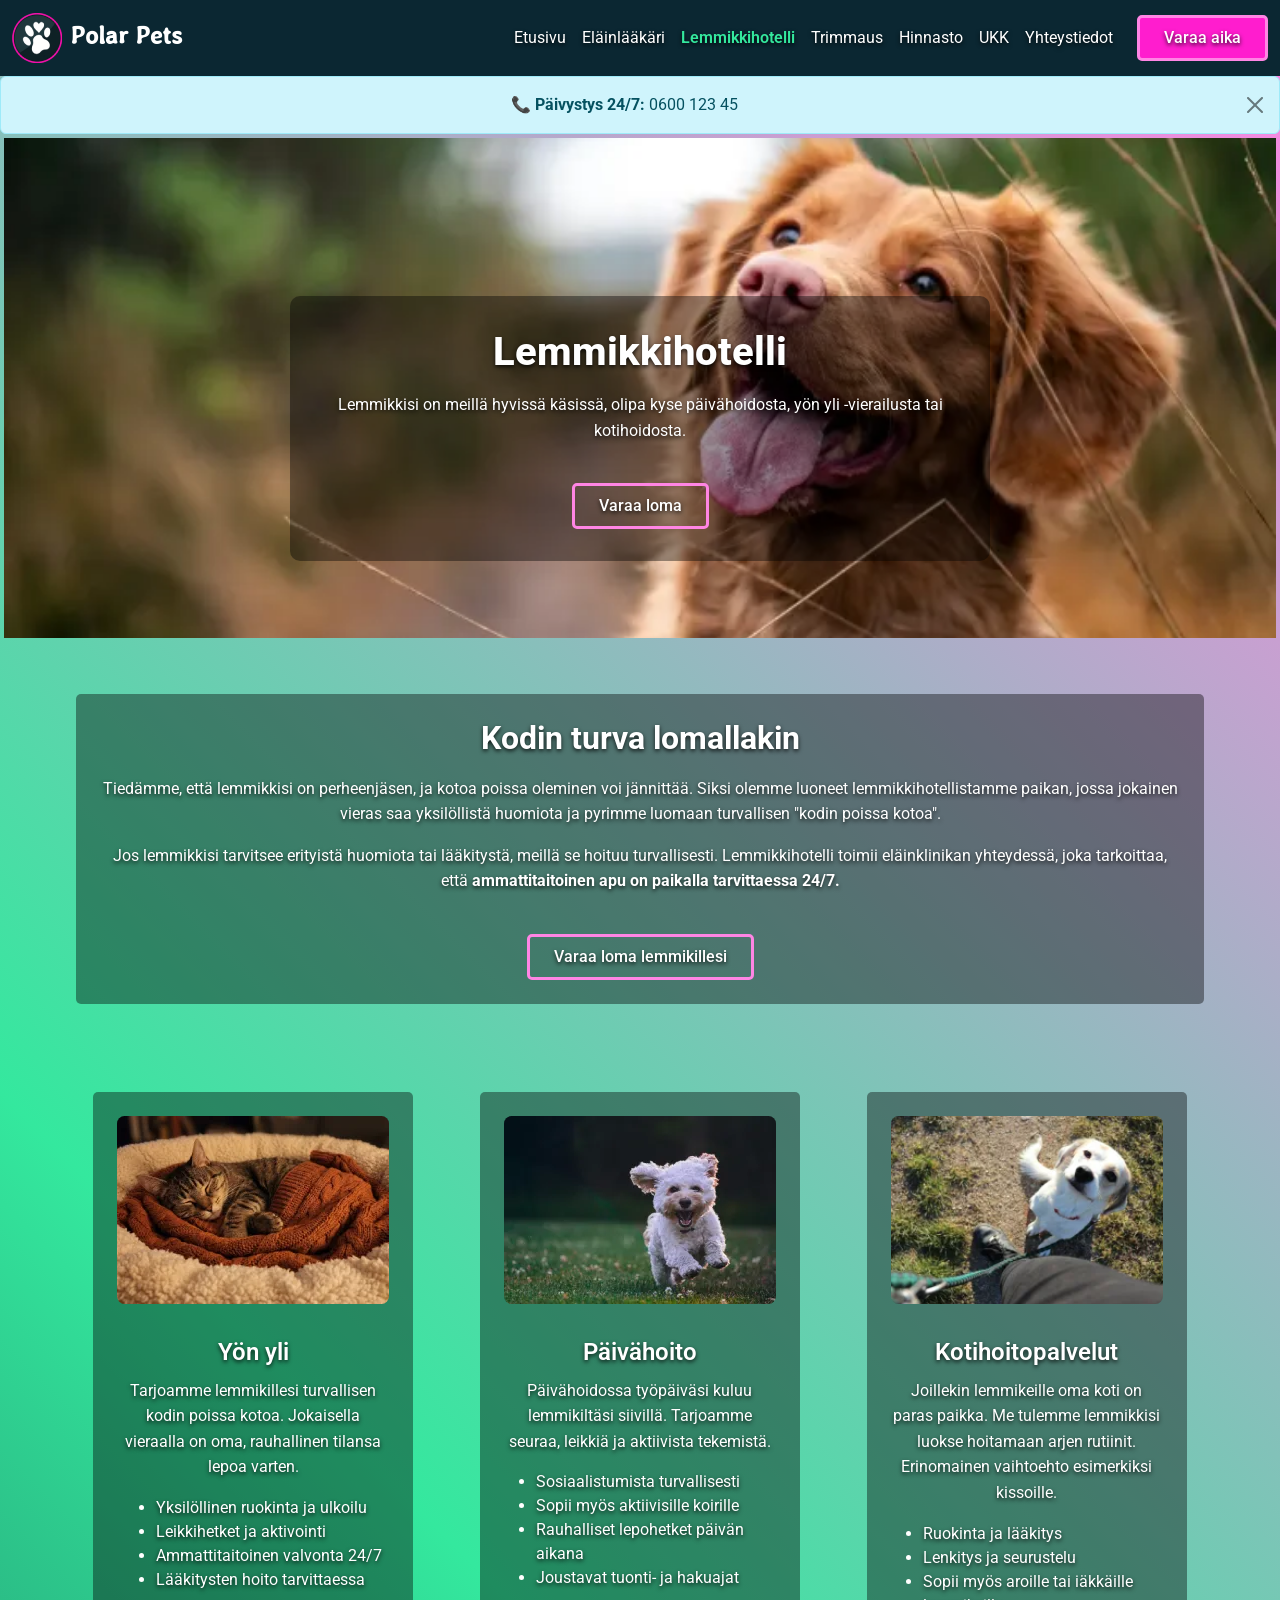
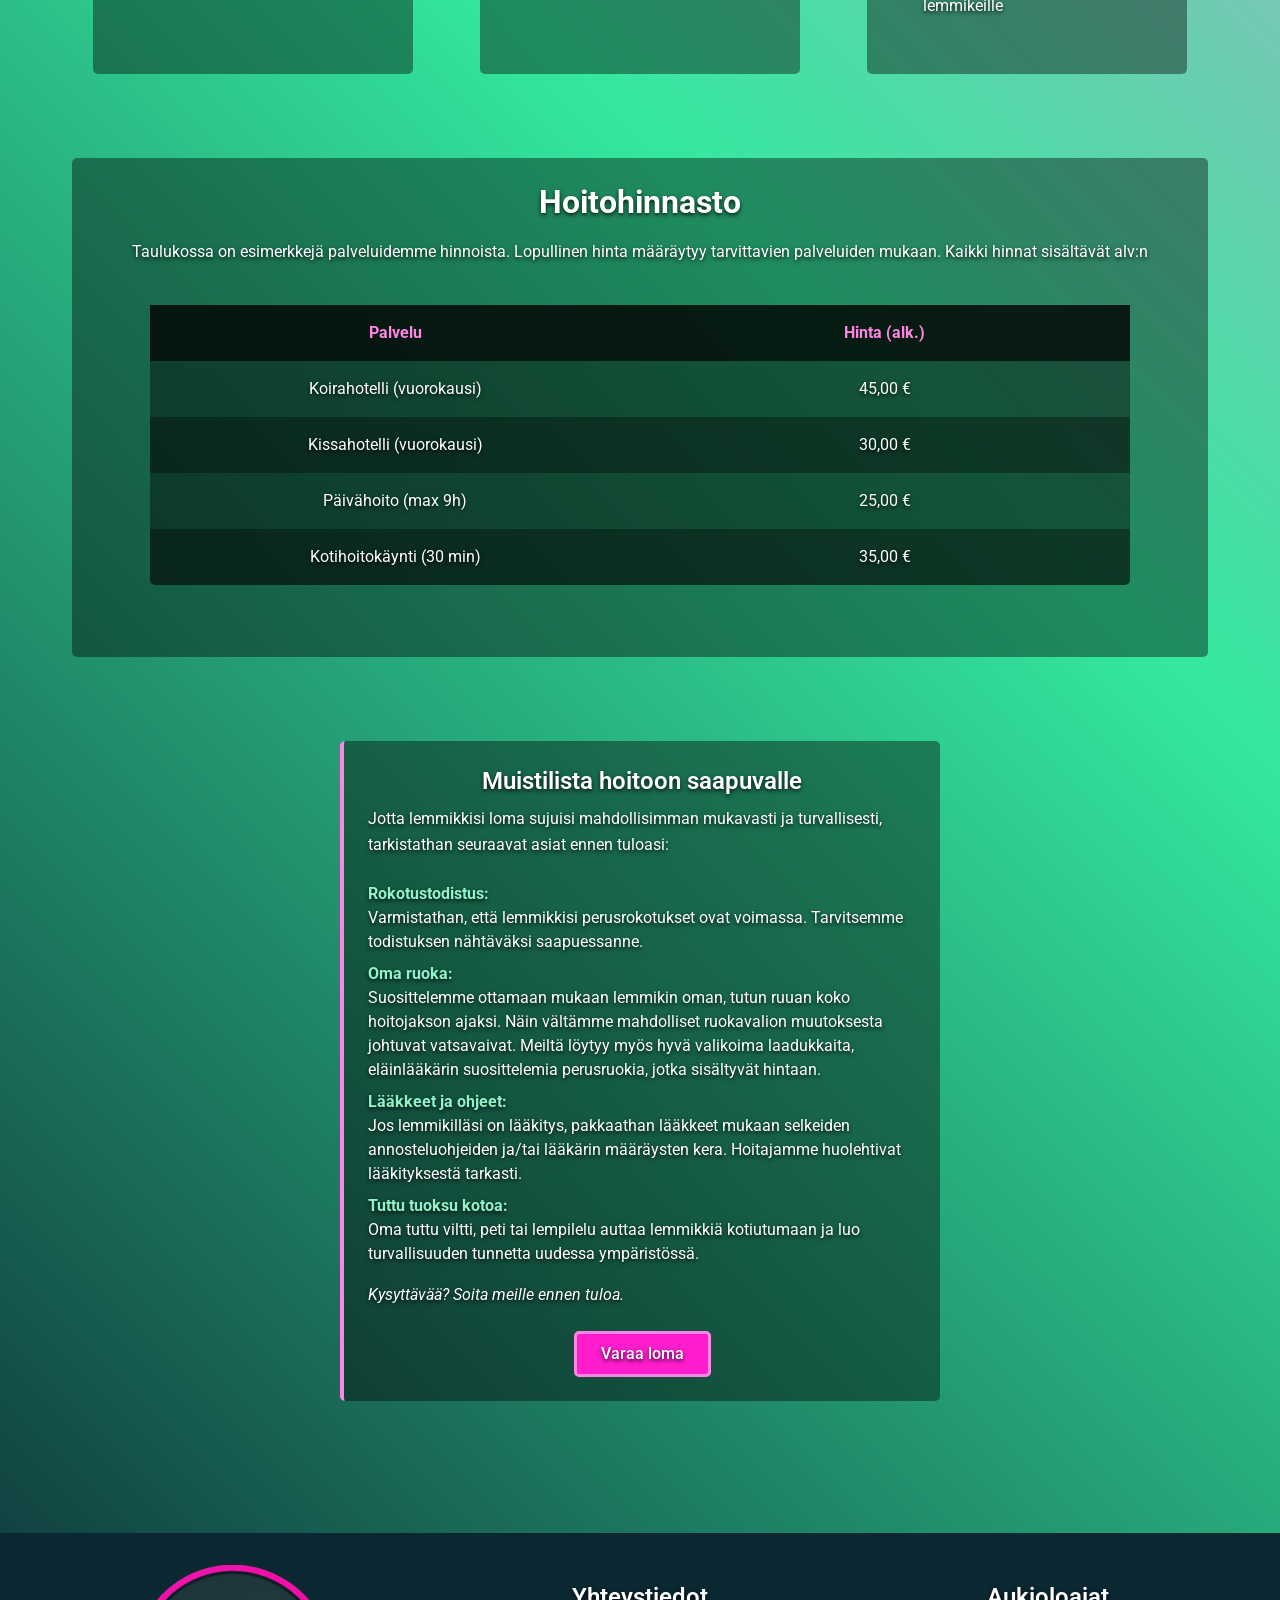
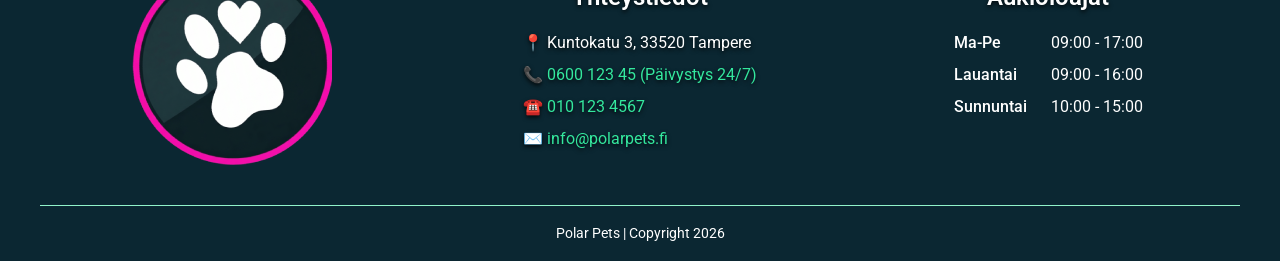
<file: html/lemmikkihotelli.html>
<!DOCTYPE html>
<html lang="fi">
<head>
    <meta charset="UTF-8">
    <meta name="viewport" content="width=device-width, initial-scale=1.0">
    <title>Lemmikkihotelli - Polar Pets Tampere</title>
    <meta name="description" content="Polar Pets lemmikkihotelli: Tuo lemmikkisi hoitoon päiväksi tai pidemmäksi
    aikaa. Hoidamme myös kotona viihtyvien lemmikkien ruokkimisen ja lenkittämisen!">
    <link rel="icon" type="image/svg+xml" href="../icons/favicon-32x32.png">
    <link rel="preconnect" href="https://fonts.googleapis.com">
    <link rel="preconnect" href="https://fonts.gstatic.com" crossorigin>
    <link href="https://fonts.googleapis.com/css2?family=Stylish&display=swap" rel="stylesheet">
    <link href="https://fonts.googleapis.com/css2?family=Roboto:ital,wght@0,100..900;1,100..900&display=swap" rel="stylesheet">
    <link href="https://cdn.jsdelivr.net/npm/bootstrap@5.3.8/dist/css/bootstrap.min.css"
        rel="stylesheet">
    <link rel="stylesheet" href="../css/styles.css">
</head>
<body>

    <header class="bootstrap-zone">
        <nav class="navbar navbar-expand-lg navbar-dark">
            <div class="container-fluid">
                <a class="navbar-brand" href="../index.html"><img src="../images/polarlogo_50px.png" alt="Polar Pets pieni, pyöreä tassulogo.">Polar Pets</a>
                <a href="ajanvaraus.html" class="btn btn-primary d-lg-none ms-auto me-2">Varaa aika</a>
                <button class="navbar-toggler" type="button" data-bs-toggle="collapse" 
                        data-bs-target="#navbarNav" aria-controls="navbarNav" 
                        aria-expanded="false" aria-label="Toggle navigation">
                    <span class="navbar-toggler-icon"></span>
                </button>
                <div class="collapse navbar-collapse" id="navbarNav">
                    <ul class="navbar-nav ms-auto">
                        <li class="nav-item"><a class="nav-link" href="../index.html">Etusivu</a></li>
                        <li class="nav-item"><a class="nav-link" href="elainlaakari.html">Eläinlääkäri</a></li>
                        <li class="nav-item"><a class="nav-link active" href="lemmikkihotelli.html">Lemmikkihotelli</a></li>
                        <li class="nav-item"><a class="nav-link" href="trimmaus.html">Trimmaus</a></li>
                        <li class="nav-item"><a class="nav-link" href="hinnasto.html">Hinnasto</a></li>
                        <li class="nav-item"><a class="nav-link" href="ukk.html">UKK</a></li>
                        <li class="nav-item"><a class="nav-link" href="yhteystiedot.html">Yhteystiedot</a></li>
                    </ul>
                </div>
                <a href="ajanvaraus.html" class="btn-primary d-none d-lg-inline-block ms-3">Varaa aika</a>
            </div>
        </nav>
        <div class="alert alert-info alert-dismissible fade show m-0 text-center" role="alert">
            <strong>📞 Päivystys 24/7:</strong> 0600 123 45
            <button type="button" class="btn-close" data-bs-dismiss="alert" aria-label="Close"></button>
        </div>
    </header>

    <section class="hero-section">
        <div class="hero">
            <picture>
                <source media="(min-width: 768px)" srcset="../images/1920px_etusivu_jamie-street-UtrE5DcgEyg-unsplash.webp">
                <source media="(max-width: 767px)" srcset="../images/767px_hotelli.webp">
                <img src="../images/1920px_etusivu_jamie-street-UtrE5DcgEyg-unsplash.webp" 
                alt="Lähikuva oranssinruskeasta läähättävästä koirasta, joka istuu metsäpolulla.">
            </picture>
            <div class="hero-text">
                <h1>Lemmikki&shy;hotelli</h1>
                <p>Lemmikkisi on meillä hyvissä käsissä, olipa kyse päivähoidosta, yön yli -vierailusta tai kotihoidosta.</p>
                <a href="ajanvaraus.html" class="btn-secondary">Varaa loma</a>
            </div>
        </div>
    </section>

    <main class="site-grid">
        <section>
            <div class="intro content-box">
                <h2>Kodin turva lomallakin</h2>
                <p>Tiedämme, että lemmikkisi on perheenjäsen, ja kotoa poissa oleminen voi jännittää.
                        Siksi olemme luoneet lemmikkihotellistamme paikan, jossa jokainen vieras saa yksilöllistä huomiota ja 
                        pyrimme luomaan turvallisen "kodin poissa kotoa".</p>
                <p>Jos lemmikkisi tarvitsee erityistä huomiota tai lääkitystä, meillä se hoituu turvallisesti. Lemmikkihotelli
                        toimii eläinklinikan yhteydessä, joka tarkoittaa, että <strong>ammattitaitoinen apu on paikalla tarvittaessa 24/7.</strong></p>
                <div class="text-center mt-4">
                    <a href="ajanvaraus.html" class="btn-secondary">Varaa loma lemmikillesi</a>
                </div>
            </div>
        </section>
        <section class="layout-three content-box">
            <article class="index-card">
                    <img src="../images/272_sleeping.webp" 
                    alt="Kissa nukkumassa pehmeässä kissanpedissä.">
                <h3>Yön yli</h3>
                <p>Tarjoamme lemmikillesi turvallisen kodin poissa kotoa. Jokaisella vieraalla on oma, rauhallinen tilansa lepoa varten.</p>
                <ul>
                    <li>Yksilöllinen ruokinta ja ulkoilu</li>
                    <li>Leikkihetket ja aktivointi</li>
                    <li>Ammattitaitoinen valvonta 24/7</li>
                    <li>Lääkitysten hoito tarvittaessa</li>
                </ul>
            </article>

            <article class="index-card">
                <img src="../images/272_joe-caione-qO-PIF84Vxg-unsplash.webp" 
                alt="Pieni valkoinen koira juoksemassa kameraa kohti ruohikolla.">
                <h3>Päivähoito</h3>
                <p>Päivähoidossa työpäiväsi kuluu lemmikiltäsi siivillä. Tarjoamme seuraa, leikkiä ja aktiivista tekemistä.</p>
                <ul>
                    <li>Sosiaalistumista turvallisesti</li>
                    <li>Sopii myös aktiivisille koirille</li>
                    <li>Rauhalliset lepohetket päivän aikana</li>
                    <li>Joustavat tuonti- ja hakuajat</li>
                </ul>
            </article>

            <article class="index-card">
                    <img src="../images/250x188rafaella-waasdorp-H385siGOIQw-unsplash.webp" 
                    alt="Pieni valkoinen koira katsoo ylöspäin kameraan.">
                <h3>Kotihoitopalvelut</h3>
                <p>Joillekin lemmikeille oma koti on paras paikka. Me tulemme lemmikkisi luokse hoitamaan arjen rutiinit. Erinomainen vaihtoehto esimerkiksi kissoille.</p>
                <ul>
                    <li>Ruokinta ja lääkitys</li>
                    <li>Lenkitys ja seurustelu</li>
                    <li>Sopii myös aroille tai iäkkäille lemmikeille</li>
                </ul>
            </article>
        </section>

        <section class="intro content-box">
            <div class="text-center mb-4">
                <h2>Hoitohinnasto</h2>
                <p>Taulukossa on esimerkkejä palveluidemme hinnoista. Lopullinen hinta määräytyy tarvittavien palveluiden mukaan. Kaikki hinnat sisältävät alv:n</p>
            </div>
            <table>
                <thead>
                    <tr>
                        <th>Palvelu</th>
                        <th>Hinta (alk.)</th>
                    </tr>
                </thead>
                <tbody>
                    <tr>
                        <td>Koirahotelli (vuorokausi)</td>
                        <td>45,00 €</td>
                    </tr>
                    <tr>
                        <td>Kissahotelli (vuorokausi)</td>
                        <td>30,00 €</td>
                    </tr>
                    <tr>
                        <td>Päivähoito (max 9h)</td>
                        <td>25,00 €</td>
                    </tr>
                    <tr>
                        <td>Kotihoitokäynti (30 min)</td>
                        <td> 35,00 €</td>
                    </tr>
                </tbody>
            </table>
        </section>

        <section class="content-box">
            <div class="info-box">
                <h3>Muistilista hoitoon saapuvalle</h3>
                <p>Jotta lemmikkisi loma sujuisi mahdollisimman mukavasti ja turvallisesti, tarkistathan seuraavat asiat ennen tuloasi:</p><br>
                    
                <ul>
                    <li>
                        <strong>Rokotustodistus:</strong>
                        <br> 
                        Varmistathan, että lemmikkisi perusrokotukset ovat voimassa. Tarvitsemme todistuksen nähtäväksi saapuessanne.
                    </li>
                    <li>
                        <strong>Oma ruoka:</strong>
                        <br>
                        Suosittelemme ottamaan mukaan lemmikin oman, tutun ruuan koko hoitojakson ajaksi. Näin vältämme mahdolliset ruokavalion muutoksesta johtuvat vatsavaivat.
                        Meiltä löytyy myös hyvä valikoima laadukkaita, eläinlääkärin suosittelemia perusruokia, jotka sisältyvät hintaan.
                    </li>
                    <li>
                        <strong>Lääkkeet ja ohjeet:</strong>
                        <br> 
                        Jos lemmikilläsi on lääkitys, pakkaathan lääkkeet mukaan selkeiden annosteluohjeiden ja/tai lääkärin määräysten kera. Hoitajamme huolehtivat lääkityksestä tarkasti.
                    </li>
                    <li>
                        <strong>Tuttu tuoksu kotoa:</strong>
                        <br> 
                        Oma tuttu viltti, peti tai lempilelu auttaa lemmikkiä kotiutumaan ja luo turvallisuuden tunnetta uudessa ympäristössä.
                    </li>
                </ul>
                    
                <p class="mt-3"><em>Kysyttävää? Soita meille ennen tuloa.</em></p>
                <div class="text-center mt-4">
                    <a href="ajanvaraus.html" class="btn-primary">Varaa loma</a>
                </div>
            </div>
        </section>
    </main>

    <footer class="footer">
        <div class="footer-wrapper">
            <div class="footer-logo">
                <img src="../images/polarlogo_200px.png" alt="Polar Pets iso, pyöreä tassulogo.">
            </div>
            <div class="footer-contact">
                <h3>Yhteystiedot</h3>
                <address>
                    <ul>
                        <li>📍 Kuntokatu 3, 33520 Tampere</li>
                        <li><a href="tel:+35860012345">📞 0600 123 45 (Päivystys 24/7)</a></li>
                        <li><a href="tel:+358101234567">☎️ 010 123 4567</a></li>
                        <li><a href="mailto:info@polarpets.fi">✉️ info@polarpets.fi</a></li>
                    </ul>
                </address>
            </div>
            <div class="footer-opening-hours">
                <h3>Aukioloajat</h3>
                    <dl>
                        <dt>Ma-Pe</dt>
                        <dd>09:00 - 17:00</dd>
                        <dt>Lauantai</dt>
                        <dd>09:00 - 16:00</dd>
                        <dt>Sunnuntai</dt>
                        <dd>10:00 - 15:00</dd>
                    </dl>
            </div>
            <div class="footer-copyright">
                <small>Polar Pets  |  Copyright 2026</small>
            </div>
        </div>
    </footer>

    <script src="https://cdn.jsdelivr.net/npm/bootstrap@5.3.8/dist/js/bootstrap.bundle.min.js"></script>
</body>
</html>
</file>
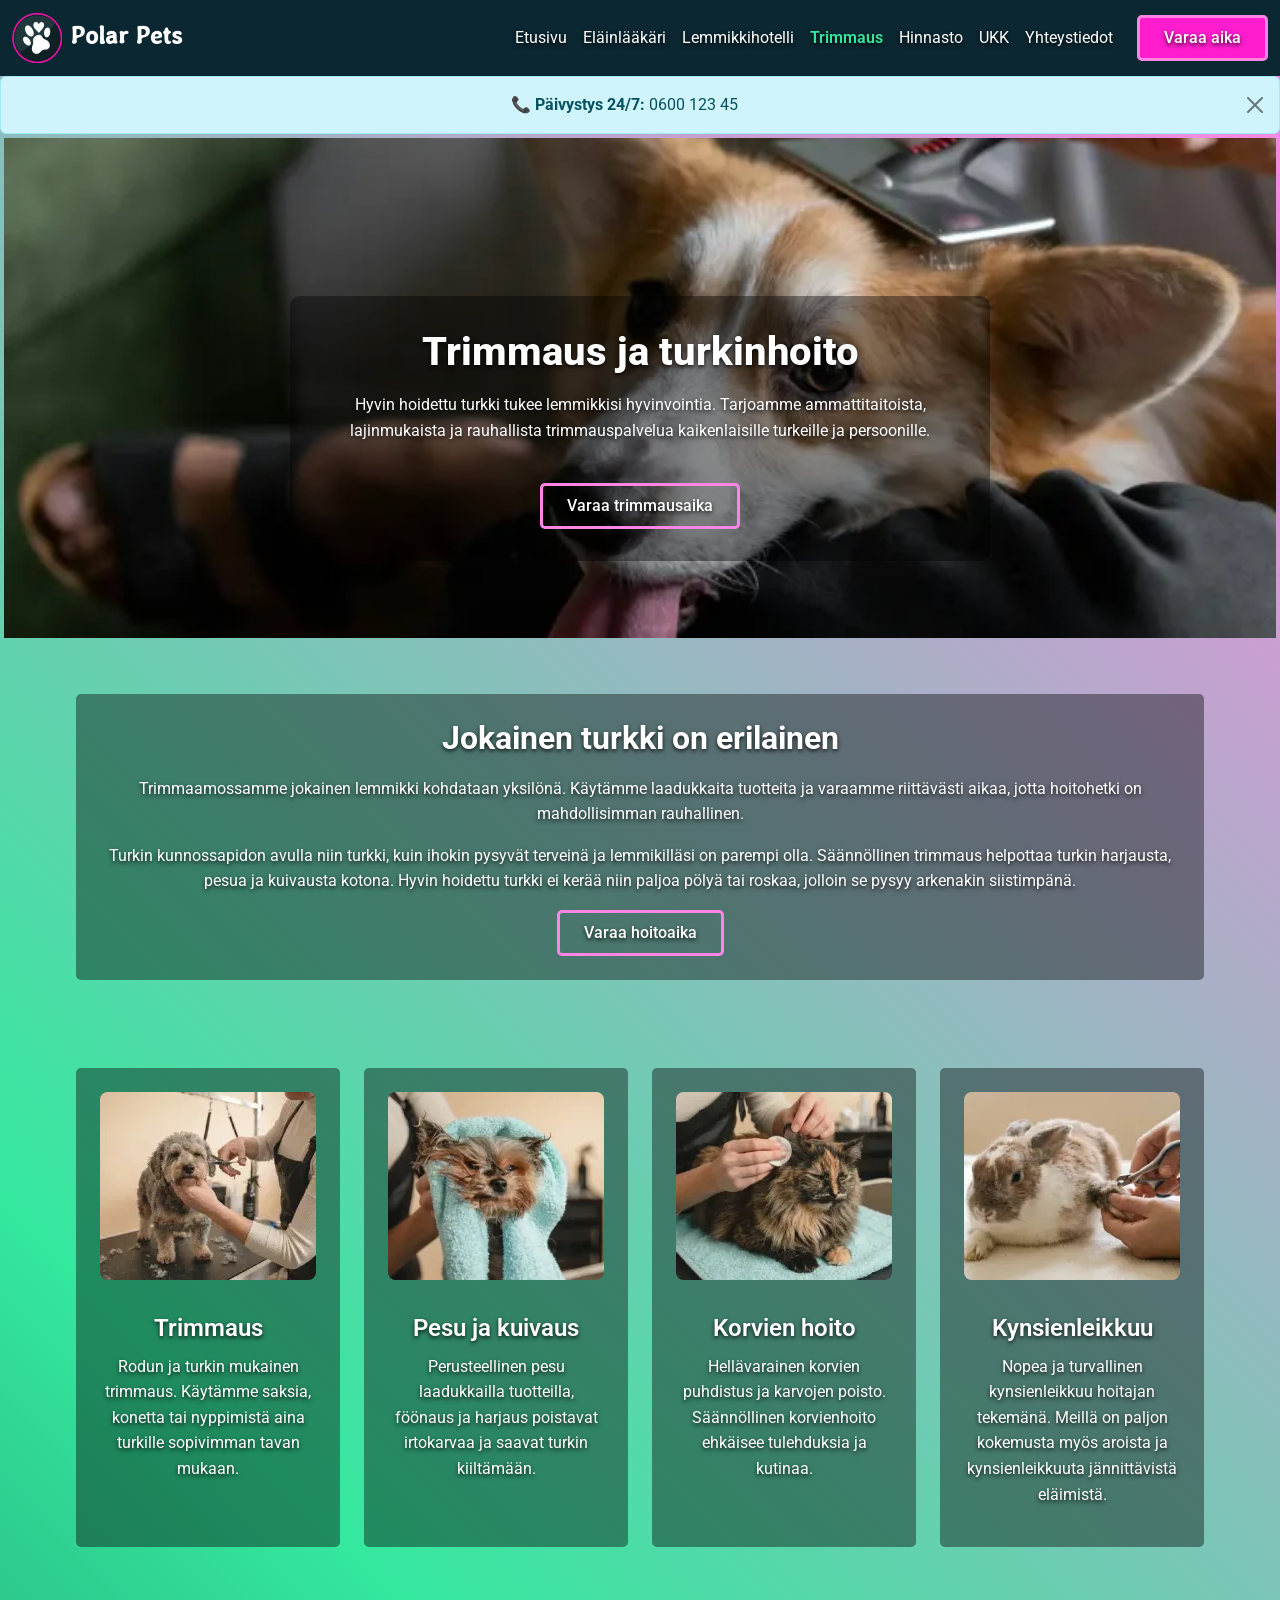
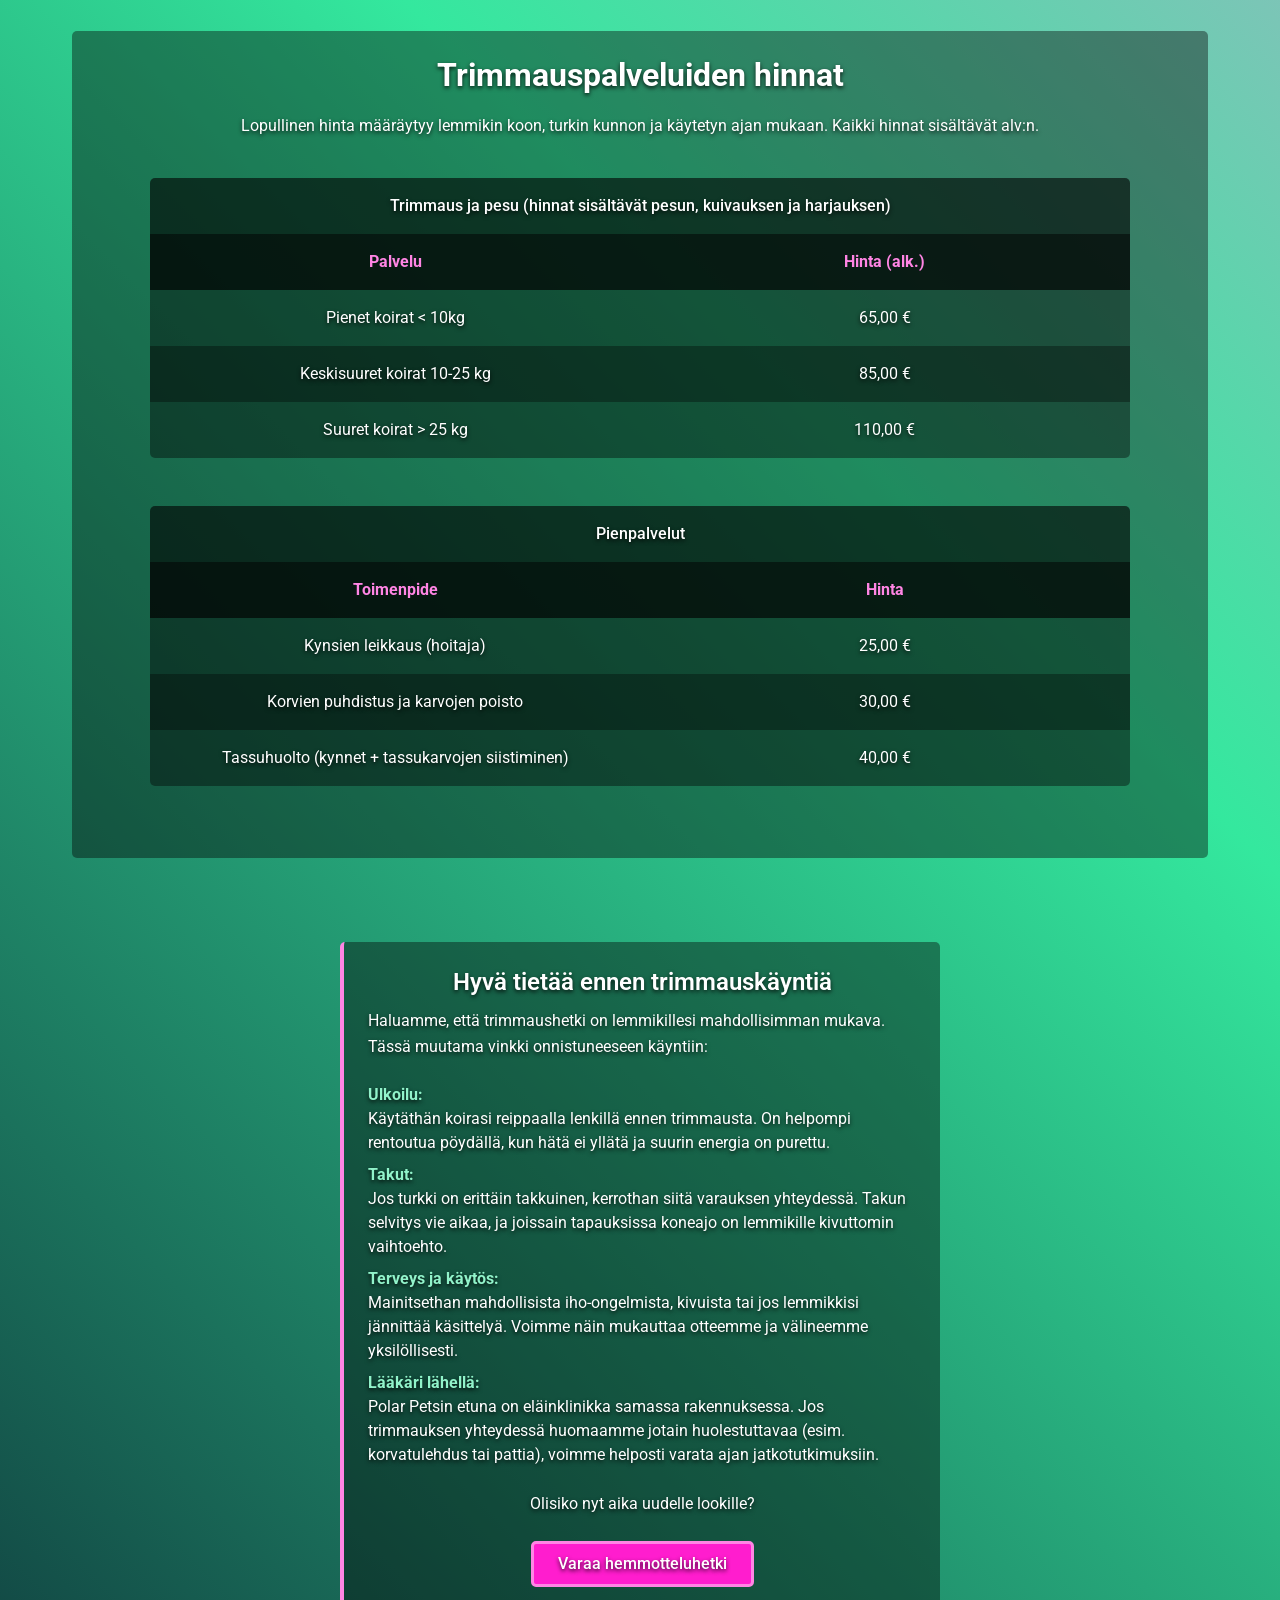
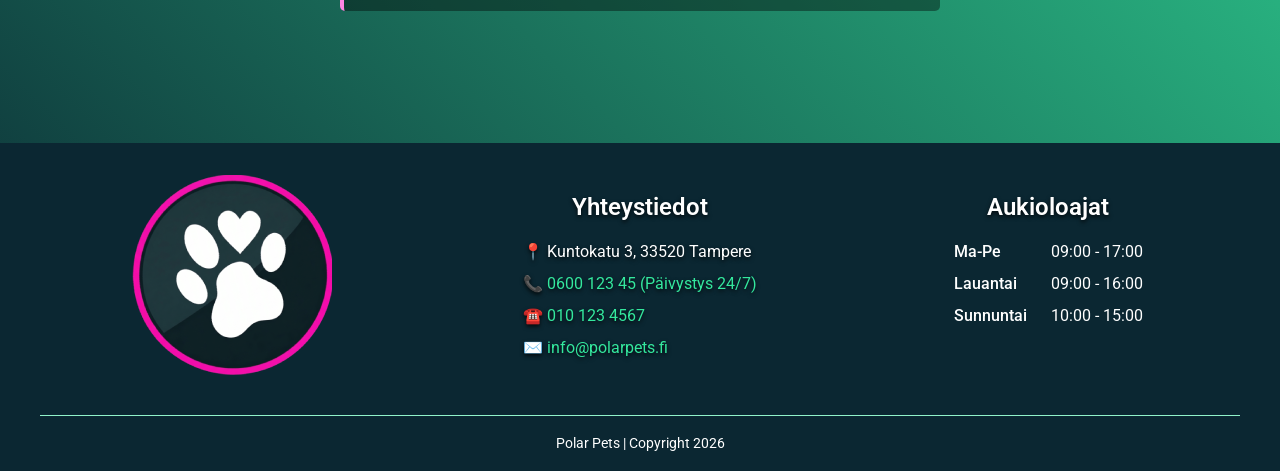
<file: html/trimmaus.html>
<!DOCTYPE html>
<html lang="fi">
<head>
    <meta charset="UTF-8">
    <meta name="viewport" content="width=device-width, initial-scale=1.0">
    <title>Trimmaus ja turkinhoito - Polar Pets Tampere</title>
    <meta name="description" content="Polar Petsin trimmaus- ja hoitolapalvelut koirille ja kissoille. Tarjoamme turkinhoitoa, 
    pesua, kynsien leikkuuta ja korvien hoitoa ammattitaitoisesti.">
    <link rel="icon" type="image/svg+xml" href="../icons/favicon-32x32.png">
    <link rel="preconnect" href="https://fonts.googleapis.com">
    <link rel="preconnect" href="https://fonts.gstatic.com" crossorigin>
    <link href="https://fonts.googleapis.com/css2?family=Stylish&display=swap" rel="stylesheet">
    <link href="https://fonts.googleapis.com/css2?family=Roboto:ital,wght@0,100..900;1,100..900&display=swap" rel="stylesheet">
    <link href="https://cdn.jsdelivr.net/npm/bootstrap@5.3.8/dist/css/bootstrap.min.css"
        rel="stylesheet">
    <link rel="stylesheet" href="../css/styles.css">
</head>
<body>

    <header class="bootstrap-zone">
        <nav class="navbar navbar-expand-lg navbar-dark">
            <div class="container-fluid">
                <a class="navbar-brand" href="../index.html"><img src="../images/polarlogo_50px.png" alt="Polar Pets pieni, pyöreä tassulogo.">Polar Pets</a>
                <a href="ajanvaraus.html" class="btn btn-primary d-lg-none ms-auto me-2">Varaa aika</a>
                <button class="navbar-toggler" type="button" data-bs-toggle="collapse" 
                        data-bs-target="#navbarNav" aria-controls="navbarNav" 
                        aria-expanded="false" aria-label="Toggle navigation">
                    <span class="navbar-toggler-icon"></span>
                </button>
                <div class="collapse navbar-collapse" id="navbarNav">
                    <ul class="navbar-nav ms-auto">
                        <li class="nav-item"><a class="nav-link" href="../index.html">Etusivu</a></li>
                        <li class="nav-item"><a class="nav-link" href="elainlaakari.html">Eläinlääkäri</a></li>
                        <li class="nav-item"><a class="nav-link" href="lemmikkihotelli.html">Lemmikkihotelli</a></li>
                        <li class="nav-item"><a class="nav-link active" href="trimmaus.html">Trimmaus</a></li>
                        <li class="nav-item"><a class="nav-link" href="hinnasto.html">Hinnasto</a></li>
                        <li class="nav-item"><a class="nav-link" href="ukk.html">UKK</a></li>
                        <li class="nav-item"><a class="nav-link" href="yhteystiedot.html">Yhteystiedot</a></li>
                    </ul>
                </div>
                <a href="ajanvaraus.html" class="btn-primary d-none d-lg-inline-block ms-3">Varaa aika</a>
            </div>
        </nav>
        <div class="alert alert-info alert-dismissible fade show m-0 text-center" role="alert">
            <strong>📞 Päivystys 24/7:</strong> 0600 123 45
            <button type="button" class="btn-close" data-bs-dismiss="alert" aria-label="Close"></button>
        </div>
    </header>
    
    <section class="hero-section">
        <div class="hero">
            <picture>
                <source media="(min-width: 768px)" srcset="../images/1920x1080_pexels-ron-lach-9986355.webp">
                <source media="(max-width: 767px)" srcset="../images/767_trimmaus.webp">
                <img src="../images/1920x1080_pexels-ron-lach-9986355.webp" 
                alt="Corgi istumassa ihmisen sylissä harjattavana.">
            </picture>
            <div class="hero-text">
                <h1>Trimmaus ja turkinhoito</h1>
                <p>Hyvin hoidettu turkki tukee lemmikkisi hyvinvointia. Tarjoamme ammattitaitoista, lajinmukaista ja rauhallista trimmauspalvelua kaikenlaisille turkeille ja persoonille.</p>
                <a href="ajanvaraus.html" class="btn-secondary">Varaa trimmausaika</a>
            </div>
        </div>
    </section>
    
    <main class="site-grid">    
        <section>
            <div class="intro">
                <h2>Jokainen turkki on erilainen</h2>
                <p>Trimmaamossamme jokainen lemmikki kohdataan yksilönä. Käytämme laadukkaita tuotteita ja 
                varaamme riittävästi aikaa, jotta hoitohetki on mahdollisimman rauhallinen.</p>
                <p>Turkin kunnossapidon avulla niin turkki, kuin ihokin pysyvät terveinä ja lemmikilläsi on parempi olla.
                Säännöllinen trimmaus helpottaa turkin harjausta, pesua ja kuivausta kotona. Hyvin hoidettu turkki ei kerää niin paljoa pölyä tai roskaa, jolloin se pysyy arkenakin siistimpänä.</p>
                <a href="ajanvaraus.html" class="btn-secondary">Varaa hoitoaika</a>
            </div>
        </section>

        <section class="layout-four">
            <article class="index-card">
                <img src="../images/250_trimmaus.webp" 
                alt="Hoitaja trimmaa pientä koiraa pöydän päällä.">
                <h3>Trimmaus</h3>
                <p>Rodun ja turkin mukainen trimmaus. Käytämme saksia, konetta tai nyppimistä aina turkille sopivimman tavan mukaan.</p>
            </article>

            <article class="index-card">
                <img src="../images/250px_muokattu_pexels-tima-miroshnichenko.webp" 
                alt="Koiraa kuivataan pyyhkeellä pesun jälkeen.">
                <h3>Pesu ja kuivaus</h3>
                <p>Perusteellinen pesu laadukkailla tuotteilla, föönaus ja harjaus poistavat irtokarvaa ja saavat turkin kiiltämään.</p>
            </article>

            <article class="index-card">
                <img src="../images/250_earclean.webp" 
                alt="Hoitaja puhdistamassa kissan korvaa vanulapulla."> 
                <h3>Korvien hoito</h3>
                <p>Hellävarainen korvien puhdistus ja karvojen poisto. Säännöllinen korvienhoito ehkäisee tulehduksia ja kutinaa.</p>
            </article>

            <article class="index-card">
                <img src="../images/250px_kynnet.webp" 
                alt="Hoitaja leikkaamassa kanin kynsiä.">
                <h3>Kynsienleikkuu</h3>
                <p>Nopea ja turvallinen kynsienleikkuu hoitajan tekemänä. Meillä on paljon kokemusta myös aroista ja kynsienleikkuuta jännittävistä eläimistä.</p>
            </article>
        </section>

        <section class="intro content-box">
            <div class="text-center mb-4">
                <h2>Trimmaus&shy;palveluiden hinnat</h2>
                <p>Lopullinen hinta määräytyy lemmikin koon, turkin kunnon ja käytetyn ajan mukaan. Kaikki hinnat sisältävät alv:n.</p>
            </div>

            <table>
                <caption>Trimmaus ja pesu (hinnat sisältävät pesun, kuivauksen ja harjauksen)</caption>
                <thead>
                    <tr>
                        <th>Palvelu</th>
                        <th>Hinta (alk.)</th>
                    </tr>
                </thead>
                <tbody>
                    <tr>
                        <td>Pienet koirat < 10kg </td>
                        <td>65,00 €</td>
                    </tr>
                    <tr>
                        <td>Keskisuuret koirat 10-25 kg</td>
                        <td>85,00 €</td>
                    </tr>
                    <tr>
                        <td>Suuret koirat > 25 kg</td>
                        <td>110,00 €</td>
                    </tr>
                </tbody>
            </table>

            <table>
                <caption>Pienpalvelut</caption>
                <thead>
                    <tr>
                        <th>Toimenpide</th>
                        <th>Hinta</th>
                    </tr>
                </thead>
                <tbody>
                    <tr>
                        <td>Kynsien leikkaus (hoitaja)</td>
                        <td>25,00 €</td>
                    </tr>
                    <tr>
                        <td>Korvien puhdistus ja karvojen poisto</td>
                        <td>30,00 €</td>
                    </tr>
                    <tr>
                        <td>Tassuhuolto (kynnet + tassukarvojen siistiminen)</td>
                        <td>40,00 €</td>
                    </tr>
                </tbody>
            </table>
        </section>

        <section class="content-box">
            <div class="info-box">
                <h3>Hyvä tietää ennen trimmauskäyntiä</h3>
                <p>Haluamme, että trimmaushetki on lemmikillesi mahdollisimman mukava. Tässä muutama vinkki onnistuneeseen käyntiin:</p>
                <br>                        
                <ul>
                    <li>
                        <strong>Ulkoilu:</strong>
                        <br> 
                        Käytäthän koirasi reippaalla lenkillä ennen trimmausta. On helpompi rentoutua pöydällä, kun hätä ei yllätä ja suurin energia on purettu.
                    </li>
                    <li>
                        <strong>Takut:</strong>
                        <br>
                        Jos turkki on erittäin takkuinen, kerrothan siitä varauksen yhteydessä. Takun selvitys vie aikaa, 
                        ja joissain tapauksissa koneajo on lemmikille kivuttomin vaihtoehto.
                    </li>
                    <li>
                        <strong>Terveys ja käytös:</strong> 
                        <br>
                        Mainitsethan mahdollisista iho-ongelmista, kivuista tai jos lemmikkisi jännittää käsittelyä. 
                        Voimme näin mukauttaa otteemme ja välineemme yksilöllisesti.
                    </li>
                    <li>
                        <strong>Lääkäri lähellä:</strong>
                        <br> 
                        Polar Petsin etuna on eläinklinikka samassa rakennuksessa. Jos trimmauksen yhteydessä huomaamme 
                        jotain huolestuttavaa (esim. korvatulehdus tai pattia), voimme helposti varata ajan jatkotutkimuksiin.
                    </li>
                </ul>
                    
                <div class="text-center mt-4">
                    <p>Olisiko nyt aika uudelle lookille?</p>
                    <br>
                    <a href="ajanvaraus.html" class="btn-primary">Varaa hemmotteluhetki</a>
                </div>
            </div>
        </section>
    </main>

    <footer class="footer">
        <div class="footer-wrapper">
            <div class="footer-logo">
                <img src="../images/polarlogo_200px.png" alt="Polar Pets iso, pyöreä tassulogo.">
            </div>
            <div class="footer-contact">
                <h3>Yhteystiedot</h3>
                <address>
                    <ul>
                        <li>📍 Kuntokatu 3, 33520 Tampere</li>
                        <li><a href="tel:+35860012345">📞 0600 123 45 (Päivystys 24/7)</a></li>
                        <li><a href="tel:+358101234567">☎️ 010 123 4567</a></li>
                        <li><a href="mailto:info@polarpets.fi">✉️ info@polarpets.fi</a></li>
                    </ul>
                </address>
            </div>
            <div class="footer-opening-hours">
                <h3>Aukioloajat</h3>
                    <dl>
                        <dt>Ma-Pe</dt>
                        <dd>09:00 - 17:00</dd>
                        <dt>Lauantai</dt>
                        <dd>09:00 - 16:00</dd>
                        <dt>Sunnuntai</dt>
                        <dd>10:00 - 15:00</dd>
                    </dl>
            </div>
            <div class="footer-copyright">
                <small>Polar Pets  |  Copyright 2026</small>
            </div>
        </div>
    </footer>

    <script src="https://cdn.jsdelivr.net/npm/bootstrap@5.3.8/dist/js/bootstrap.bundle.min.js"></script>
</body>
</html>
</file>
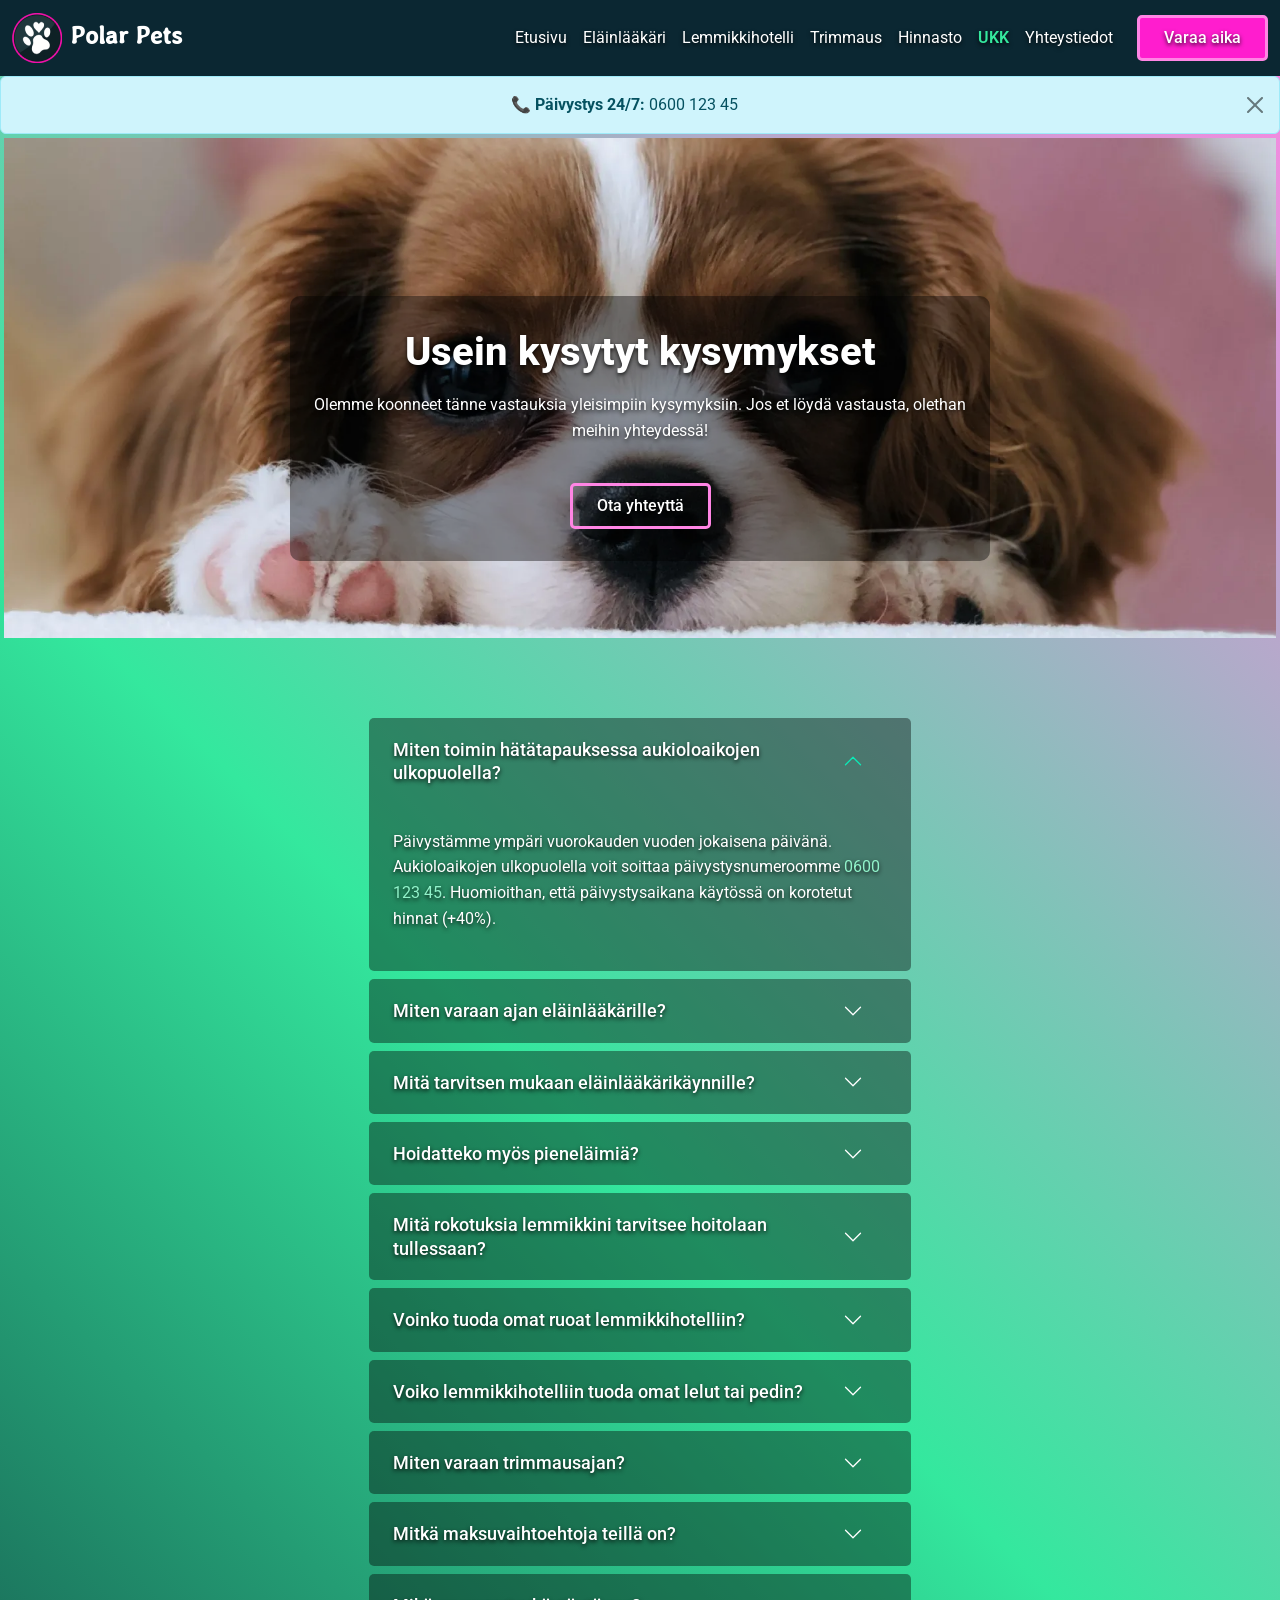
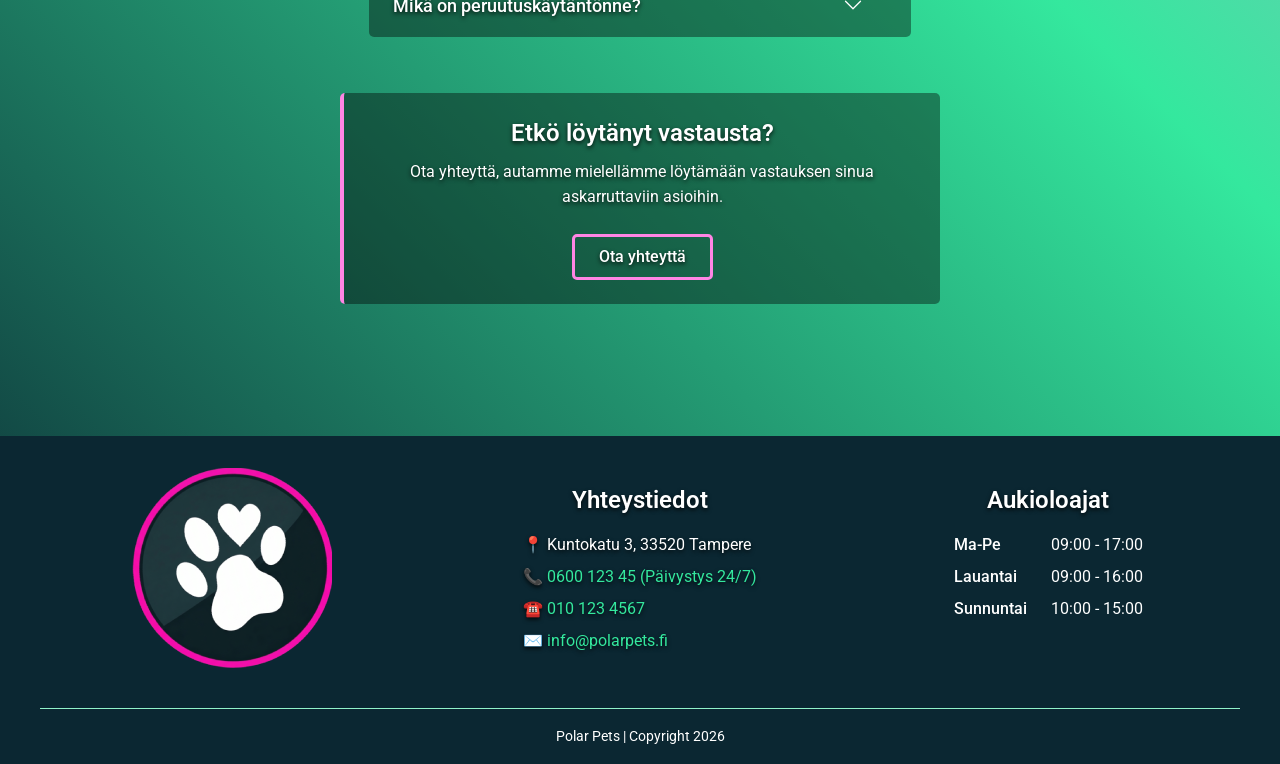
<file: html/ukk.html>
<!DOCTYPE html>
<html lang="fi">
<head>
    <meta charset="UTF-8">
    <meta name="viewport" content="width=device-width, initial-scale=1.0">
    <title>Usein kysytyt kysymykset - Polar Pets Tampere</title>
    <meta name="description" content="Usein kysytyt kysymykset Polar Petsin palveluista. 
    Lue lisää ajanvarauksesta, päivystyksestä ja hoitolan säännöistä.">
    <link rel="icon" type="image/svg+xml" href="../icons/favicon-32x32.png">
    <link rel="preconnect" href="https://fonts.googleapis.com">
    <link rel="preconnect" href="https://fonts.gstatic.com" crossorigin>
    <link href="https://fonts.googleapis.com/css2?family=Stylish&display=swap" rel="stylesheet">
    <link href="https://fonts.googleapis.com/css2?family=Roboto:ital,wght@0,100..900;1,100..900&display=swap" rel="stylesheet">
    
    <link href="https://cdn.jsdelivr.net/npm/bootstrap@5.3.8/dist/css/bootstrap.min.css" rel="stylesheet">
    <link rel="stylesheet" href="../css/styles.css">
    
</head>
<body>
    
    <header class="bootstrap-zone">
        <nav class="navbar navbar-expand-lg navbar-dark">
            <div class="container-fluid">
                <a class="navbar-brand" href="../index.html"><img src="../images/polarlogo_50px.png" alt="Polar Pets pieni, pyöreä tassulogo.">Polar Pets</a>
                <a href="ajanvaraus.html" class="btn btn-primary d-lg-none ms-auto me-2">Varaa aika</a>
                <button class="navbar-toggler" type="button" data-bs-toggle="collapse" 
                        data-bs-target="#navbarNav" aria-controls="navbarNav" 
                        aria-expanded="false" aria-label="Toggle navigation">
                    <span class="navbar-toggler-icon"></span>
                </button>
                <div class="collapse navbar-collapse" id="navbarNav">
                    <ul class="navbar-nav ms-auto">
                        <li class="nav-item"><a class="nav-link" href="../index.html">Etusivu</a></li>
                        <li class="nav-item"><a class="nav-link" href="elainlaakari.html">Eläinlääkäri</a></li>
                        <li class="nav-item"><a class="nav-link" href="lemmikkihotelli.html">Lemmikkihotelli</a></li>
                        <li class="nav-item"><a class="nav-link" href="trimmaus.html">Trimmaus</a></li>
                        <li class="nav-item"><a class="nav-link" href="hinnasto.html">Hinnasto</a></li>
                        <li class="nav-item"><a class="nav-link active" href="ukk.html">UKK</a></li>
                        <li class="nav-item"><a class="nav-link" href="yhteystiedot.html">Yhteystiedot</a></li>
                    </ul>
                </div>
                <a href="ajanvaraus.html" class="btn-primary d-none d-lg-inline-block ms-3">Varaa aika</a>
            </div>
        </nav>
        <div class="alert alert-info alert-dismissible fade show m-0 text-center" role="alert">
            <strong>📞 Päivystys 24/7:</strong> 0600 123 45<button type="button" class="btn-close" data-bs-dismiss="alert" aria-label="Close"></button>
        </div>
    </header>

	<section class="hero-section">
		<div class="hero">
			<picture>
				<source media="(min-width: 768px)" srcset="../images/1920x1080_ver2_t-r-photography-TzjMd7i5WQI-unsplash.webp">
				<source media="(max-width: 767px)" srcset="../images/767_ukk.webp">
				<img src="../images/1920x1080_ver2_t-r-photography-TzjMd7i5WQI-unsplash.webp" 
				alt="Lähikuva makaavasta cockerspanielin pennusta katsomassa suoraan kameraan.">
			</picture>
			<div class="hero-text">
				<h1>Usein kysytyt kysymykset</h1>
				<p>Olemme koonneet tänne vastauksia yleisimpiin kysymyksiin. Jos et löydä vastausta, olethan meihin yhteydessä!</p>
				<a href="yhteystiedot.html" class="btn-secondary">Ota yhteyttä</a>
			</div>    
		</div>
	</section>

    <main class="site-grid">   
        <section class="content-box">
          	<div class="accordion mt-4" id="ukkHaitari">
				<div class="accordion-item">
					<h2 class="accordion-header" id="headingOne">
						<button class="accordion-button" type="button" data-bs-toggle="collapse" 
						data-bs-target="#collapseOne" aria-expanded="true" aria-controls="collapseOne">
						Miten toimin hätätapauksessa aukioloaikojen ulkopuolella?
						</button>
					</h2>
					<div id="collapseOne" class="accordion-collapse collapse show" aria-labelledby="headingOne" 
					data-bs-parent="#ukkHaitari">
						<div class="accordion-body">
							<p>Päivystämme ympäri vuorokauden vuoden jokaisena päivänä. Aukioloaikojen ulkopuolella voit soittaa päivystysnumeroomme 
							<a href="tel:+35860012345">0600 123 45</a>. Huomioithan, että päivystysaikana käytössä on korotetut hinnat (+40%).</p>
						</div>
					</div>
				</div>

				<div class="accordion-item">
					<h2 class="accordion-header" id="headingTwo">
						<button class="accordion-button collapsed" type="button" data-bs-toggle="collapse" 
						data-bs-target="#collapseTwo" aria-expanded="false" aria-controls="collapseTwo">
						Miten varaan ajan eläinlääkärille?
						</button>
					</h2>
					<div id="collapseTwo" class="accordion-collapse collapse" aria-labelledby="headingTwo" 
					data-bs-parent="#ukkHaitari">
						<div class="accordion-body">
							<p>Voit varata ajan nettisivujemme kautta <a href="ajanvaraus.html">tästä</a> tai soittamalla suoraan 
							klinikallemme aukioloaikoina numeroon <a href="tel:+358101234567">010 123 4567</a>. 
							Kiireellisissä tapauksissa suosittelemme aina soittamista.</p>
						</div>
					</div>
				</div>

				<div class="accordion-item">
					<h2 class="accordion-header" id="headingThree">
						<button class="accordion-button collapsed" type="button" data-bs-toggle="collapse" 
						data-bs-target="#collapseThree" aria-expanded="false" aria-controls="collapseThree">
						Mitä tarvitsen mukaan eläinlääkärikäynnille?
						</button>
					</h2>
					<div id="collapseThree" class="accordion-collapse collapse" aria-labelledby="headingThree" 
					data-bs-parent="#ukkHaitari">
						<div class="accordion-body">
							<p>Ota mukaan lemmikkisi rokotuskortti tai -todistus sekä mahdolliset aiemmat 
							lääkärintodistukset. Jos lemmikillä on käytössä lääkitys, ota se mukaan tai 
							kirjaa ylös valmisteen nimi ja annostus.</p>
							<p>Jos olet asioinut klinikallamme aikaisemmin ja tietosi ovat ajan tasalla, löytyvät lemmikkisi tiedot
							tietokannastamme.</p>
						</div>
					</div>
				</div>

				<div class="accordion-item">
					<h2 class="accordion-header" id="headingFour">
						<button class="accordion-button collapsed" type="button" data-bs-toggle="collapse" 
						data-bs-target="#collapseFour" aria-expanded="false" aria-controls="collapseFour">
						Hoidatteko myös pieneläimiä?
						</button>
					</h2>
					<div id="collapseFour" class="accordion-collapse collapse" aria-labelledby="headingFour" 
					data-bs-parent="#ukkHaitari">
						<div class="accordion-body">
							<p>Kyllä! Hoidamme koirien ja kissojen lisäksi mm. marsuja, kaneja ja frettejä. 
							Varaa aika puhelimitse, niin kerromme tarkemmin pieneläinten hoitomahdollisuuksista.</p>
						</div>
					</div>
				</div>

				<div class="accordion-item">
					<h2 class="accordion-header" id="headingFive">
						<button class="accordion-button collapsed" type="button" data-bs-toggle="collapse" 
						data-bs-target="#collapseFive" aria-expanded="false" aria-controls="collapseFive">
						Mitä rokotuksia lemmikkini tarvitsee hoitolaan tullessaan?
						</button>
					</h2>
					<div id="collapseFive" class="accordion-collapse collapse" aria-labelledby="headingFive" 
					data-bs-parent="#ukkHaitari">
						<div class="accordion-body">
							<p>Kaikilla hoitolaan tulevilla lemmikeillä tulee olla voimassa olevat perusrokotukset (koirilla neloisrokote ja 
							rabies, kissoilla kolmoisrokote). Suosittelemme myös koirille kennelyskärokotetta. Rokotustodistus on esitettävä saavuttaessa.</p>
						</div>
					</div>
				</div>

				<div class="accordion-item">
					<h2 class="accordion-header" id="headingSix">
						<button class="accordion-button collapsed" type="button" data-bs-toggle="collapse" 
						data-bs-target="#collapseSix" aria-expanded="false" aria-controls="collapseSix">
						Voinko tuoda omat ruoat lemmikkihotelliin?
						</button>
					</h2>
					<div id="collapseSix" class="accordion-collapse collapse" aria-labelledby="headingSix" 
					data-bs-parent="#ukkHaitari">
						<div class="accordion-body">
							<p>Kyllä voit! Suosittelemme omien ruokien mukaan ottamista, jotta lemmikin vatsa pysyy kunnossa tutulla ruokavaliolla. 
							Hoitohintaan sisältyy kuitenkin tarvittaessa laadukas perusruoka.</p>
						</div>
					</div>
				</div>

				<div class="accordion-item">
					<h2 class="accordion-header" id="headingSeven">
						<button class="accordion-button collapsed" type="button" data-bs-toggle="collapse" 
						data-bs-target="#collapseSeven" aria-expanded="false" aria-controls="collapseSeven">
						Voiko lemmikkihotelliin tuoda omat lelut tai pedin?
						</button>
					</h2>
					<div id="collapseSeven" class="accordion-collapse collapse" aria-labelledby="headingSeven" 
					data-bs-parent="#ukkHaitari">
						<div class="accordion-body">
							<p>Ehdottomasti! Tutut tavarat tekevät vierailusta mukavamman. Suosittelemme 
							ottamaan mukaan lemmikille tutun peiton tai lelun. Merkitse tavarat nimellä, 
							jotta ne löytävät varmasti takaisin.</p>
						</div>
					</div>
				</div>

				<div class="accordion-item">
					<h2 class="accordion-header" id="headingEight">
						<button class="accordion-button collapsed" type="button" data-bs-toggle="collapse" 
						data-bs-target="#collapseEight" aria-expanded="false" aria-controls="collapseEight">
						Miten varaan trimmausajan?
						</button>
					</h2>
					<div id="collapseEight" class="accordion-collapse collapse" aria-labelledby="headingEight" 
					data-bs-parent="#ukkHaitari">
						<div class="accordion-body">
							<p>Trimmausajan voi varata nettisivujemme kautta <a href="ajanvaraus.html">tästä</a> 
							tai soittamalla numeroon <a href="tel:+358101234567">010 123 4567</a>. 
							Kerro varatessasi lemmikkisi rotu ja koko, jotta osaamme varata tarpeeksi aikaa rauhalliseen käsittelyyn.</p>
						</div>
					</div>
				</div>

				<div class="accordion-item">
					<h2 class="accordion-header" id="headingNine">
						<button class="accordion-button collapsed" type="button" data-bs-toggle="collapse" 
						data-bs-target="#collapseNine" aria-expanded="false" aria-controls="collapseNine">
						Mitkä maksuvaihtoehtoja teillä on?
						</button>
					</h2>
					<div id="collapseNine" class="accordion-collapse collapse" aria-labelledby="headingNine" 
					data-bs-parent="#ukkHaitari">
						<div class="accordion-body">
							<p>Meillä voit maksaa yleisimmillä pankki- ja luottokorteilla ja Mobilepaylla. Tarjoamme myös mahdollisuuden osamaksuun (esim. Svea tai Resurs Bank), 
							josta voit kysyä lisää vastaanotossamme.</p>
						</div>
					</div>
				</div>

				<div class="accordion-item">
					<h2 class="accordion-header" id="headingTen">
						<button class="accordion-button collapsed" type="button" data-bs-toggle="collapse" 
						data-bs-target="#collapseTen" aria-expanded="false" aria-controls="collapseTen">
						Mikä on peruutuskäytäntönne?
						</button>
					</h2>
					<div id="collapseTen" class="accordion-collapse collapse" aria-labelledby="headingTen" 
					data-bs-parent="#ukkHaitari">
						<div class="accordion-body">
							<p>Peruuttamattomista ajoista perimme 50 € maksun. Peruutus on tehtävä viimeistään 
							24 tuntia ennen varattua aikaa — puhelimitse numeroon 
							<a href="tel:+358101234567">010 123 4567</a> tai sähköpostitse 
							<a href="mailto:info@polarpets.fi">info@polarpets.fi</a>.</p>
						</div>
					</div>
				</div>
            </div> 

			<div class="info-box text-center">
                <h3>Etkö löytänyt vastausta?</h3>
                <p>Ota yhteyttä, autamme mielellämme löytämään vastauksen sinua askarruttaviin asioihin.</p>
                <br>
                <a href="yhteystiedot.html" class="btn-secondary">Ota yhteyttä</a>
            </div>
        </section>
    </main>

    <footer class="footer">
        <div class="footer-wrapper">
            <div class="footer-logo">
              <img src="../images/polarlogo_200px.png" alt="Polar Pets iso, pyöreä tassulogo.">
            </div>
            <div class="footer-contact">
                <h3>Yhteystiedot</h3>
                <address>
                    <ul>
                        <li>📍 Kuntokatu 3, 33520 Tampere</li>
                        <li><a href="tel:+35860012345">📞 0600 123 45 (Päivystys 24/7)</a></li>
                        <li><a href="tel:+358101234567">☎️ 010 123 4567</a></li>
                        <li><a href="mailto:info@polarpets.fi">✉️ info@polarpets.fi</a></li>
                    </ul>
                </address>
            </div>
            <div class="footer-opening-hours">
                <h3>Aukioloajat</h3>
                <dl>
                    <dt>Ma-Pe</dt><dd>09:00 - 17:00</dd>
                    <dt>Lauantai</dt><dd>09:00 - 16:00</dd>
                    <dt>Sunnuntai</dt><dd>10:00 - 15:00</dd>
                </dl>
            </div>
            <div class="footer-copyright">
                <small>Polar Pets  |  Copyright 2026</small>
            </div>
        </div>
    </footer>
    
    <script src="https://cdn.jsdelivr.net/npm/bootstrap@5.3.8/dist/js/bootstrap.bundle.min.js"></script>
</body>
</html>
</file>
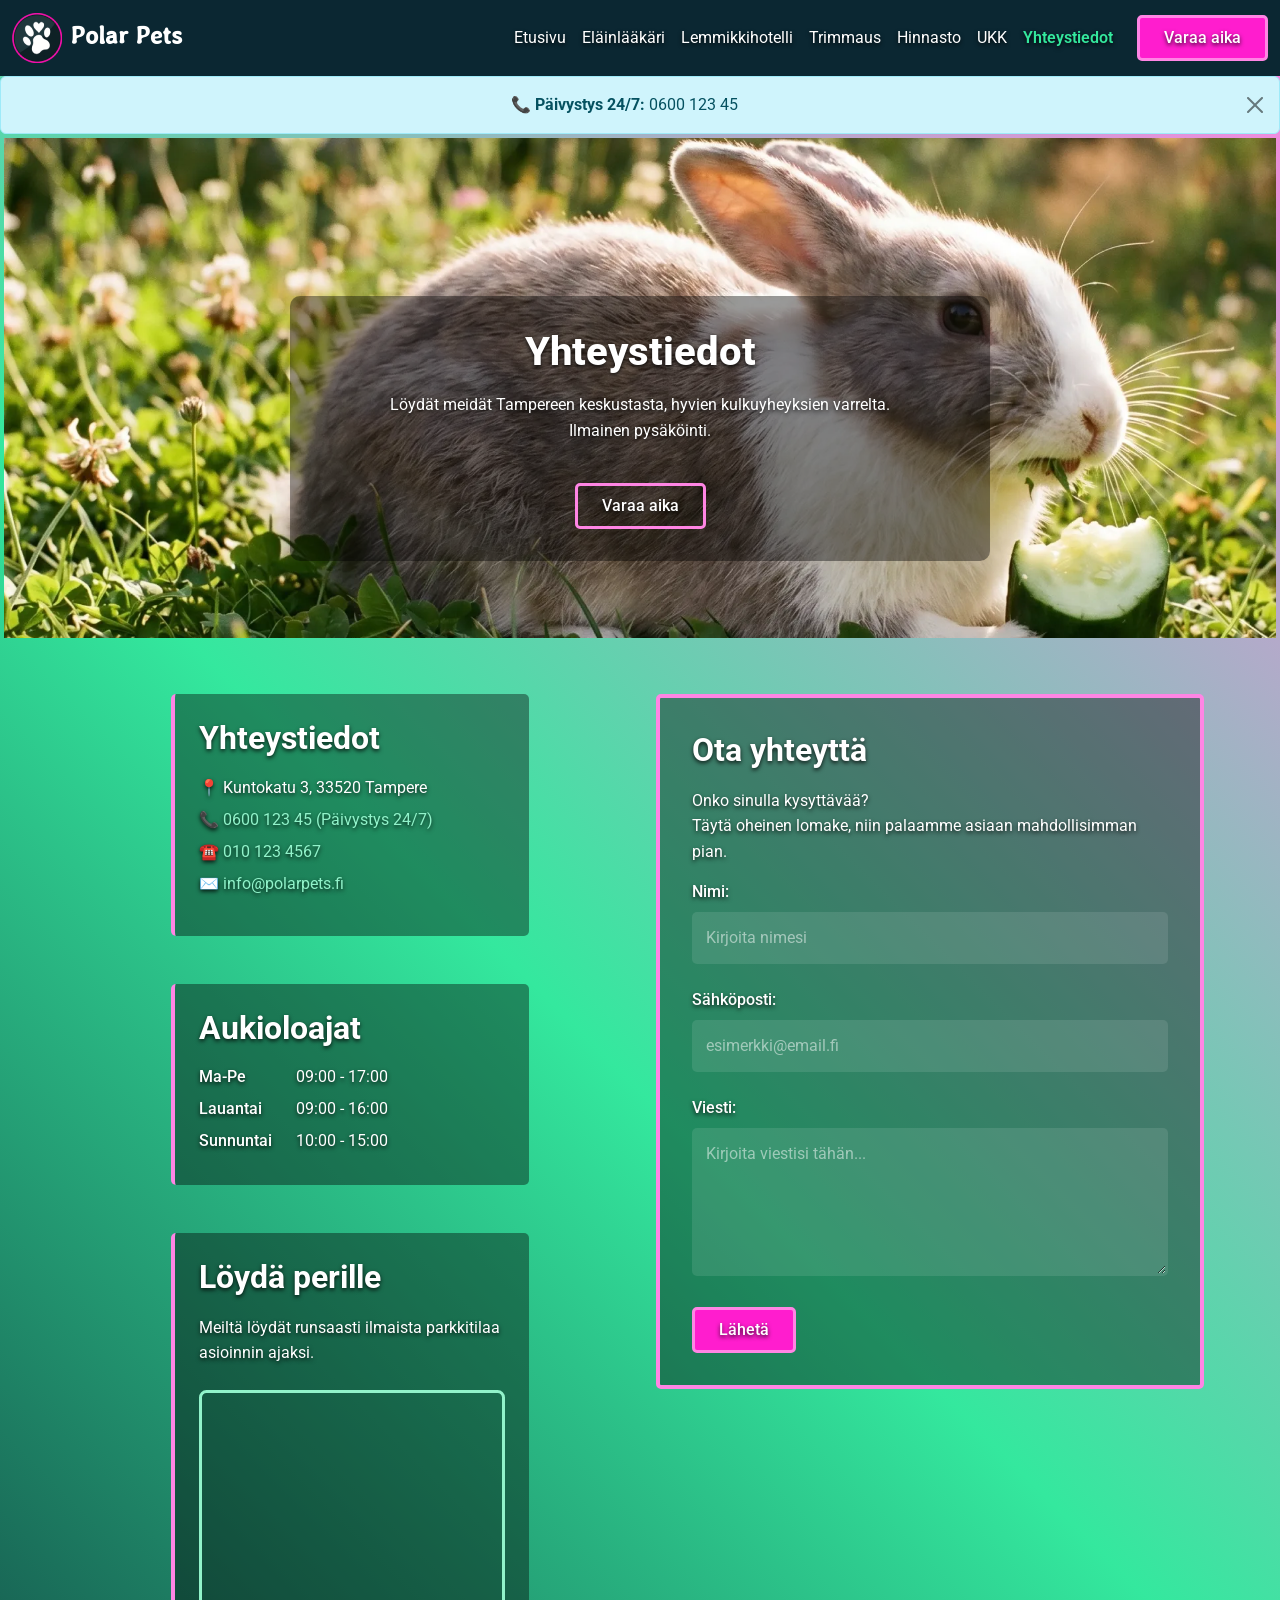
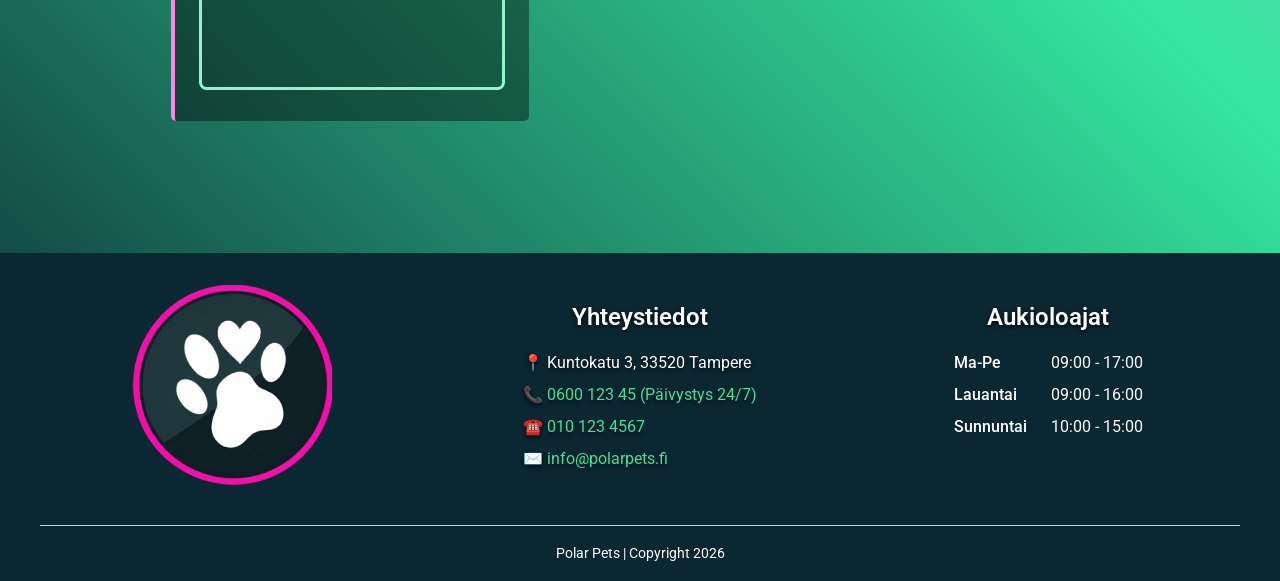
<file: html/yhteystiedot.html>
<!DOCTYPE html>
<html lang="fi">
<head>
    <meta charset="UTF-8">
    <meta name="viewport" content="width=device-width, initial-scale=1.0">
    <title>Yhteystiedot - Polar Pets Tampere</title>
    <meta name="description" content="Polar Petsin yhteystiedot, aukioloajat ja sijainti Tampereella. Päivystys 24/7 
    numerossa 0600 123 45. Varaa aika tai lähetä yhteydenottopyyntö!">
    <link rel="icon" type="image/svg+xml" href="../icons/favicon-32x32.png">
    <link rel="preconnect" href="https://fonts.googleapis.com">
    <link rel="preconnect" href="https://fonts.gstatic.com" crossorigin>
    <link href="https://fonts.googleapis.com/css2?family=Stylish&display=swap" rel="stylesheet">
    <link href="https://fonts.googleapis.com/css2?family=Roboto:ital,wght@0,100..900;1,100..900&display=swap" rel="stylesheet">
    <link href="https://cdn.jsdelivr.net/npm/bootstrap@5.3.8/dist/css/bootstrap.min.css"
        rel="stylesheet">
    <link rel="stylesheet" href="../css/styles.css">
</head>
<body>
    
    <header class="bootstrap-zone">
        <nav class="navbar navbar-expand-lg navbar-dark">
            <div class="container-fluid">
                <a class="navbar-brand" href="../index.html"><img src="../images/polarlogo_50px.png" alt="Polar Pets pieni, pyöreä tassulogo.">Polar Pets</a>
                <a href="ajanvaraus.html" class="btn btn-primary d-lg-none ms-auto me-2">Varaa aika</a>
                <button class="navbar-toggler" type="button" data-bs-toggle="collapse" 
                        data-bs-target="#navbarNav" aria-controls="navbarNav" 
                        aria-expanded="false" aria-label="Toggle navigation">
                    <span class="navbar-toggler-icon"></span>
                </button>
                <div class="collapse navbar-collapse" id="navbarNav">
                    <ul class="navbar-nav ms-auto">
                        <li class="nav-item"><a class="nav-link" href="../index.html">Etusivu</a></li>
                        <li class="nav-item"><a class="nav-link" href="elainlaakari.html">Eläinlääkäri</a></li>
                        <li class="nav-item"><a class="nav-link" href="lemmikkihotelli.html">Lemmikkihotelli</a></li>
                        <li class="nav-item"><a class="nav-link" href="trimmaus.html">Trimmaus</a></li>
                        <li class="nav-item"><a class="nav-link" href="hinnasto.html">Hinnasto</a></li>
                        <li class="nav-item"><a class="nav-link" href="ukk.html">UKK</a></li>
                        <li class="nav-item"><a class="nav-link active" href="yhteystiedot.html">Yhteystiedot</a></li>
                    </ul>
                </div>
                <a href="ajanvaraus.html" class="btn-primary d-none d-lg-inline-block ms-3">Varaa aika</a>
            </div>
        </nav>
        <div class="alert alert-info alert-dismissible fade show m-0 text-center" role="alert">
            <strong>📞 Päivystys 24/7:</strong> 0600 123 45
            <button type="button" class="btn-close" data-bs-dismiss="alert" aria-label="Close"></button>
        </div>
    </header>

    <section class="hero-section">
        <div class="hero">
            <picture>
                <source media="(min-width: 768px)" srcset="../images/1920x1080px_cucumberbunny.webp">
                <source media="(max-width: 767px)" srcset="../images/767px_yhteystiedot.webp">
                <img src="../images/1920x1080px_cucumberbunny.webp" 
                alt="Harmaanvalkea pupu syö kurkkua ruohikolla auringonpaisteessa.">
            </picture>
            <div class="hero-text">
                <h1>Yhteystiedot</h1>
                <p>Löydät meidät Tampereen keskustasta, hyvien kulkuyheyksien varrelta.<br>Ilmainen pysäköinti.</p>
                <a href="ajanvaraus.html" class="btn-secondary">Varaa aika</a>
            </div>    
        </div>
    </section>
        
    <main class="site-grid">
        <section class="layout-two">
            <div class="contact-column-left">
                <div class="info-box">
                    <h2>Yhteystiedot</h2>
                    <address>
                        <ul>
                            <li>📍 Kuntokatu 3, 33520 Tampere</li>
                            <li><a href="tel:+35860012345">📞 0600 123 45 (Päivystys 24/7)</a></li>
                            <li><a href="tel:+358101234567">☎️ 010 123 4567</a></li>
                            <li><a href="mailto:info@polarpets.fi">✉️ info@polarpets.fi</a></li>
                        </ul>
                    </address>
                </div>
                <div class="info-box">
                    <h2>Aukioloajat</h2>
                        <dl>
                            <dt>Ma-Pe</dt>
                            <dd>09:00 - 17:00</dd>
                            <dt>Lauantai</dt>
                            <dd>09:00 - 16:00</dd>
                            <dt>Sunnuntai</dt>
                            <dd>10:00 - 15:00</dd>
                        </dl>
                </div>
                
                <div class="map info-box">
                    <h2>Löydä perille</h2>
                    <p>Meiltä löydät runsaasti ilmaista parkkitilaa <br>asioinnin ajaksi.</p> <br>
                    <iframe 
                    src="https://www.google.com/maps/embed?pb=!1m18!1m12!1m3!1d1847.601446755452!2d23.80582527743477!3d61.49880819198651!2m3!1f0!2f0!3f0!3m2!1i1024!2i768!4f13.1!3m3!1m2!1s0x468edf4276707471%3A0x673c66f500096652!2sKuntokatu%203%2C%2033520%20Tampere!5e0!3m2!1sfi!2sfi!4v1715845000000!5m2!1sfi!2sfi" 
                    width="100%" 
                    height="300" 
                    allowfullscreen="" 
                    loading="lazy" 
                    referrerpolicy="no-referrer-when-downgrade"
                    title="Polar Pets sijainti kartalla">
                    </iframe>
                </div>
            </div>
        
            <div class="contact-column-right">
                <div class="contact-form-container">
                    <h2>Ota yhteyttä</h2>
                    <p>Onko sinulla kysyttävää? 
                    <br> 
                    Täytä oheinen lomake, niin palaamme asiaan mahdollisimman pian.
                    </p>
                    <form action="#" method="post">
                        <div class="form-group">
                            <label for="name">Nimi:</label>
                            <input type="text" id="name" name="kayttajan_nimi" class="form-input" placeholder="Kirjoita nimesi" required>
                        </div>
                        <div class="form-group">
                            <label for="email">Sähköposti:</label>
                            <input type="email" id="email" name="kayttajan_sahkoposti" class="form-input" placeholder="esimerkki@email.fi" required>
                        </div>
                        <div class="form-group">
                            <label for="message">Viesti:</label>
                            <textarea id="message" name="viesti" class="form-input" rows="5" placeholder="Kirjoita viestisi tähän..." required></textarea>
                        </div>
                        <button type="submit" class="btn-primary">Lähetä</button>
                    </form>
                </div>
            </div>
        </section>
    </main>

    <footer class="footer">
        <div class="footer-wrapper">
            <div class="footer-logo">
                <img src="../images/polarlogo_200px.png" alt="Polar Pets iso, pyöreä tassulogo.">
            </div>
            <div class="footer-contact">
                <h3>Yhteystiedot</h3>
                <address>
                    <ul>
                        <li>📍 Kuntokatu 3, 33520 Tampere</li>
                        <li><a href="tel:+35860012345">📞 0600 123 45 (Päivystys 24/7)</a></li>
                        <li><a href="tel:+358101234567">☎️ 010 123 4567</a></li>
                        <li><a href="mailto:info@polarpets.fi">✉️ info@polarpets.fi</a></li>
                    </ul>
                </address>
            </div>
            <div class="footer-opening-hours">
                <h3>Aukioloajat</h3>
                    <dl>
                        <dt>Ma-Pe</dt>
                        <dd>09:00 - 17:00</dd>
                        <dt>Lauantai</dt>
                        <dd>09:00 - 16:00</dd>
                        <dt>Sunnuntai</dt>
                        <dd>10:00 - 15:00</dd>
                    </dl>
            </div>
            <div class="footer-copyright">
                <small>Polar Pets  |  Copyright 2026</small>
            </div>
        </div>
    </footer>
    <script src="https://cdn.jsdelivr.net/npm/bootstrap@5.3.8/dist/js/bootstrap.bundle.min.js"></script>
</body>
</html>
</file>
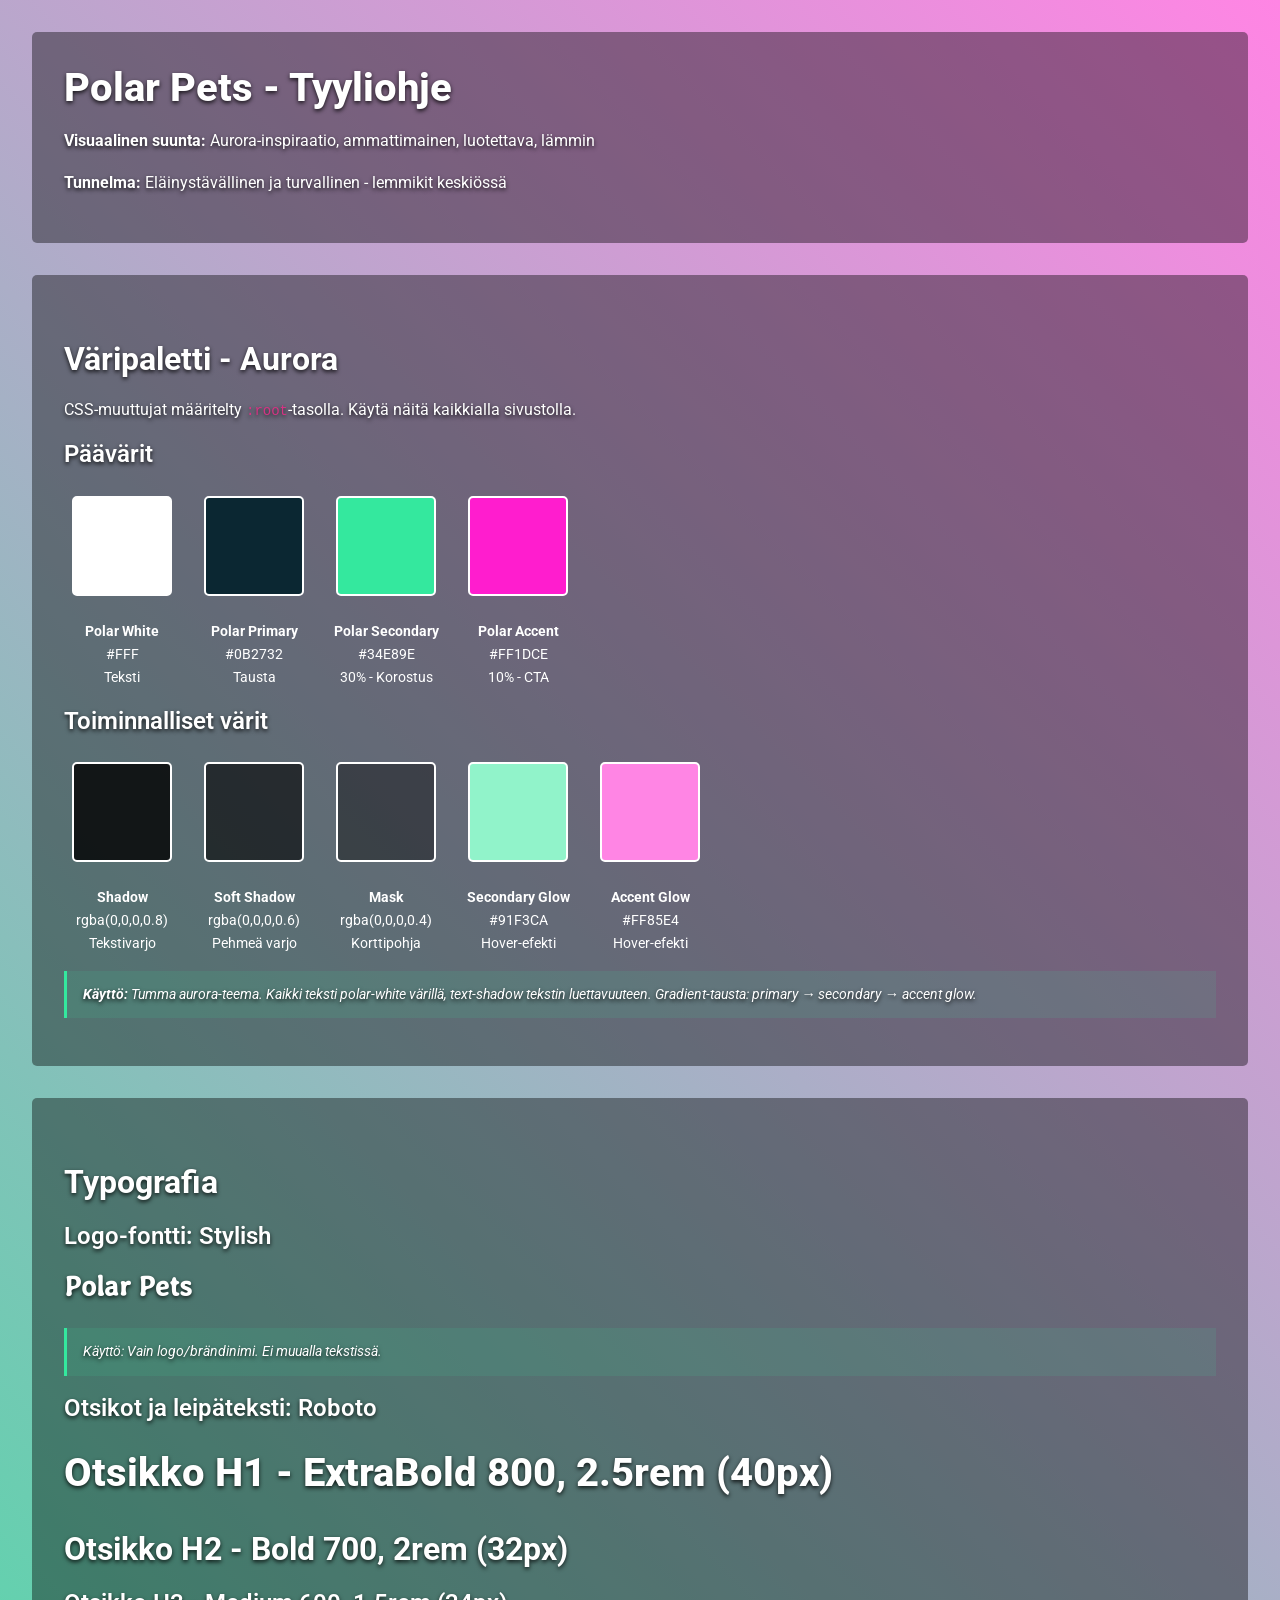
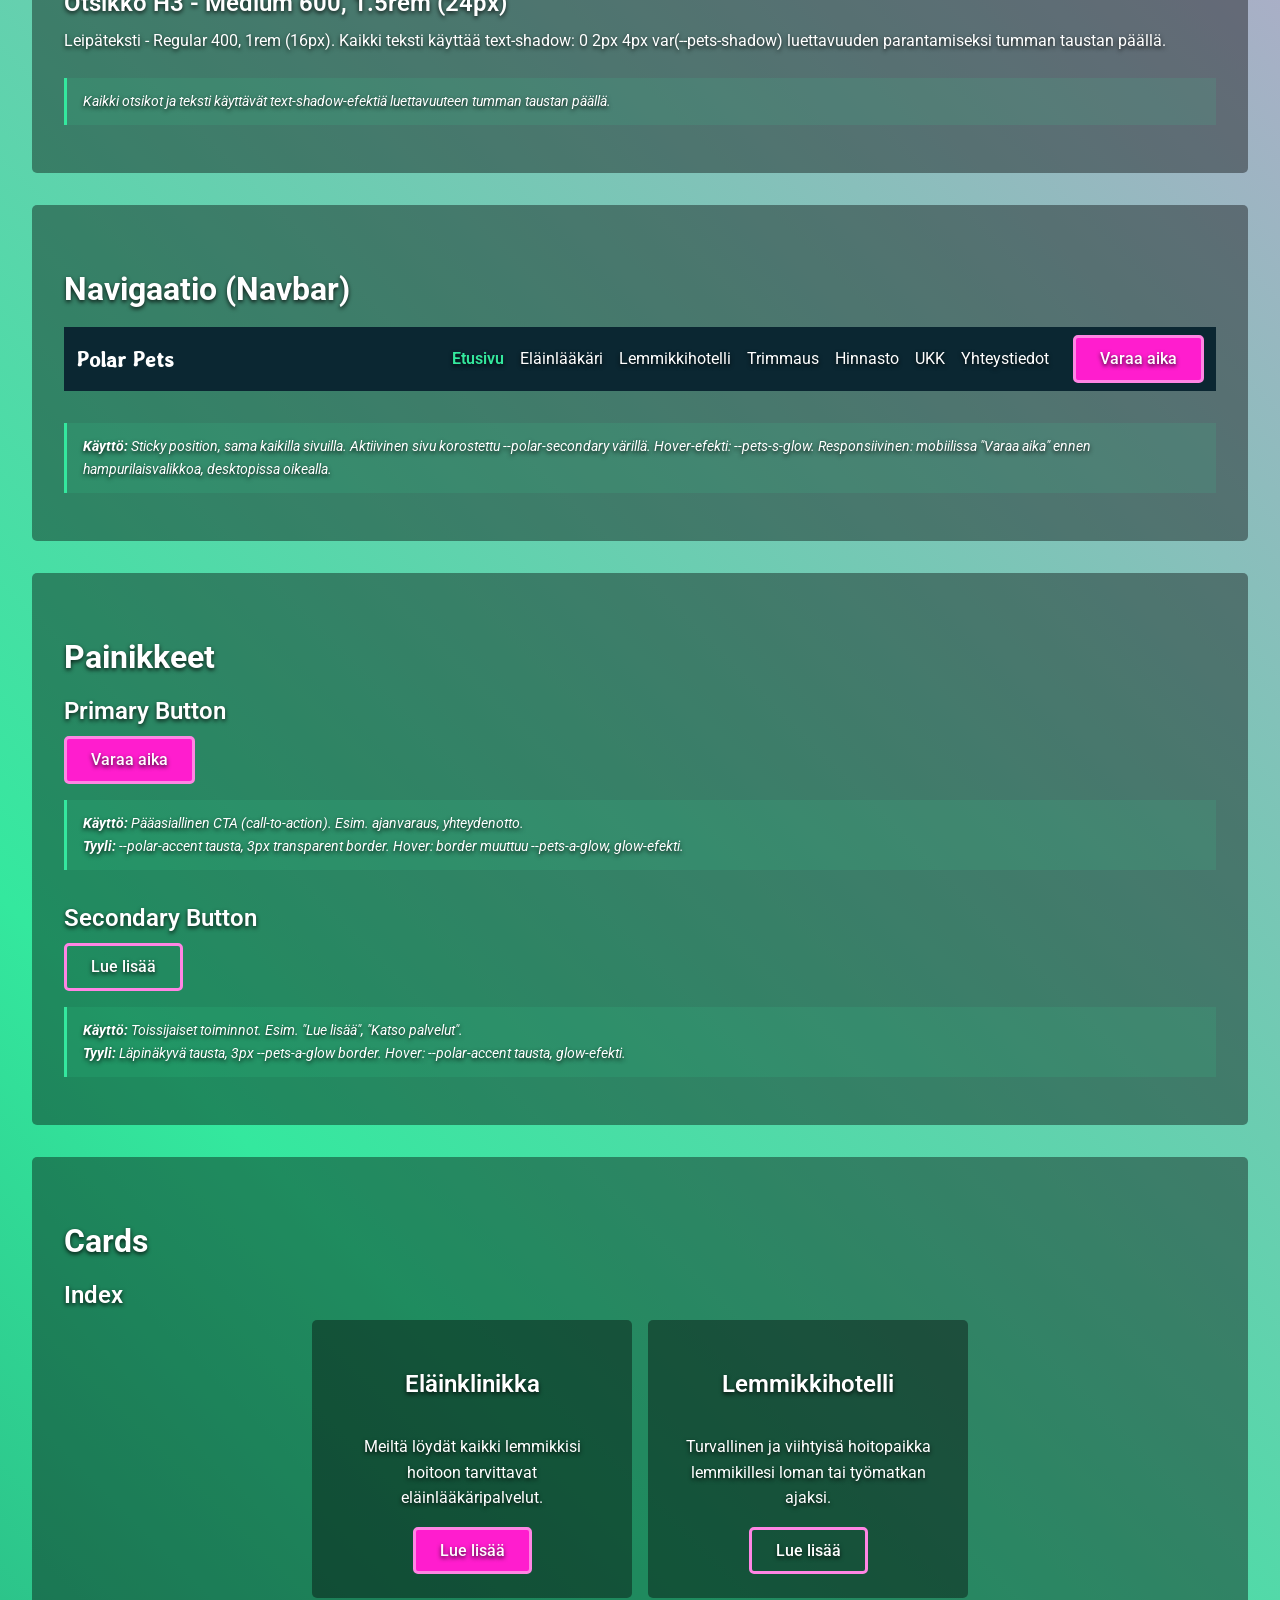
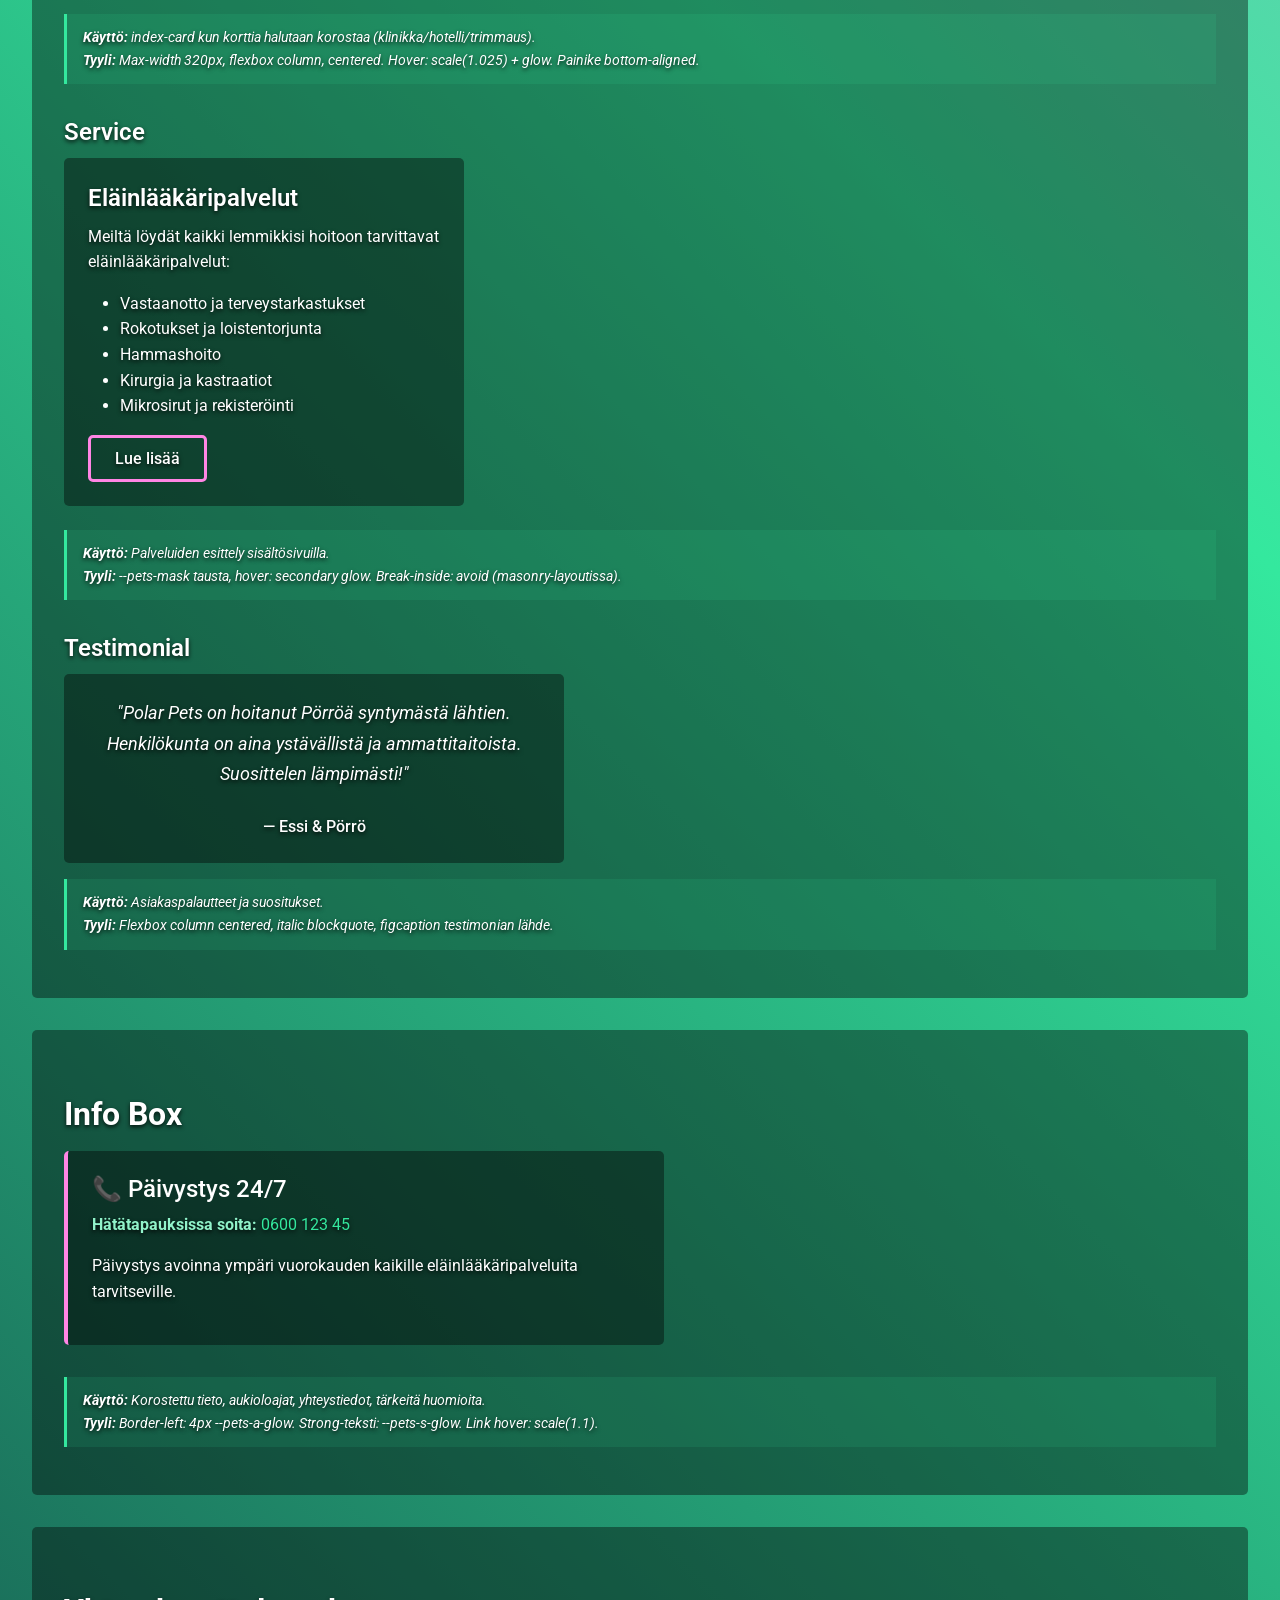
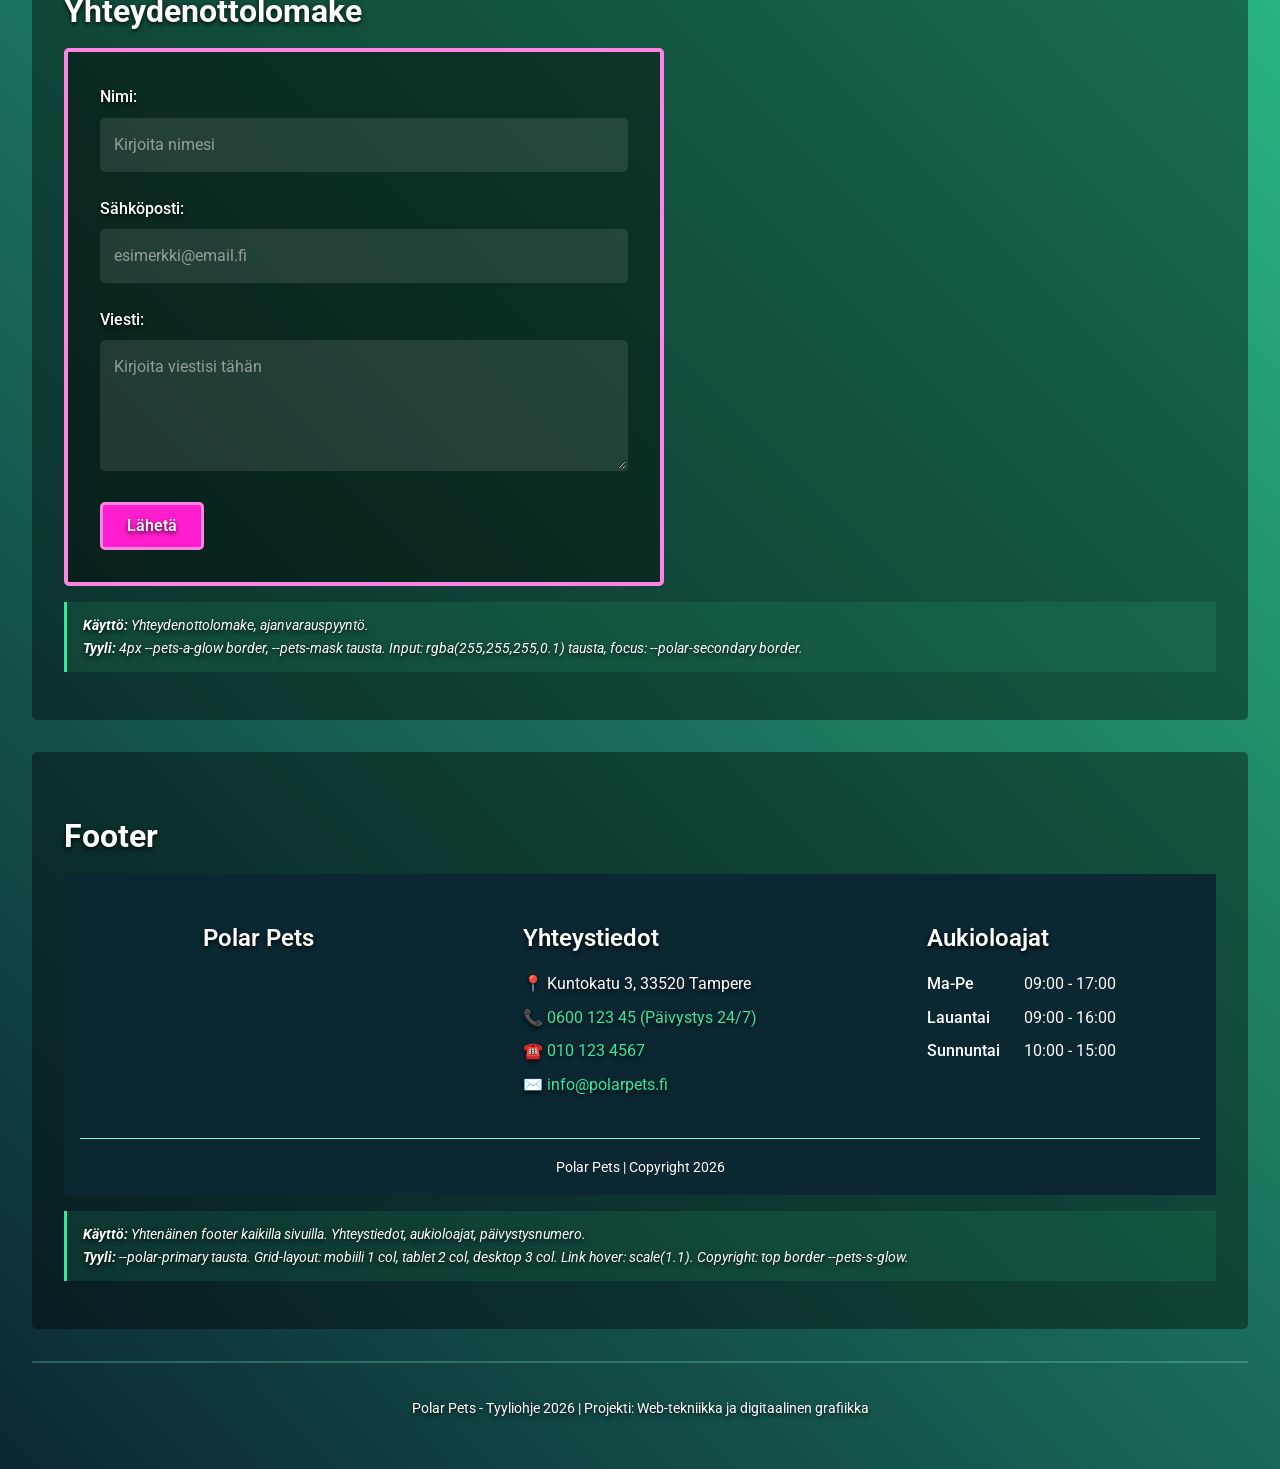
<file: materiaalit/styleguide.html>
<!DOCTYPE html>
<html lang="fi">
    <head>
        <meta charset="UTF-8">
        <meta name="viewport" content="width=device-width, initial-scale=1.0">
        <title>Polar Pets - Tyyliohje</title>
        <meta name="description" content="Polar Pets eläinklinikan ja -hoitolan visuaalinen tyyliohje. Aurora-inspiroitu tumma teema, luotettava ja lämmin tunnelma.">
        <link rel="preconnect" href="https://fonts.googleapis.com">
        <link rel="preconnect" href="https://fonts.gstatic.com" crossorigin>
        <link href="https://fonts.googleapis.com/css2?family=Stylish&display=swap" rel="stylesheet">
        <link href="https://fonts.googleapis.com/css2?family=Roboto:ital,wght@0,100..900;1,100..900&display=swap" rel="stylesheet">
        <link href="https://cdn.jsdelivr.net/npm/bootstrap@5.3.8/dist/css/bootstrap.min.css" rel="stylesheet">
        <style>
            /* --- CSS RESET --- */
            * {
                margin: 0;
                padding: 0;
                box-sizing: border-box;
            }

            /* --- CSS VARIABLES --- */
            :root {
            /* Color palette - Aurora inspired */
                --polar-white: #FFF;                /* Puhdas valkoinen tekstille */            
                --polar-primary: #0B2732;           /* Tausta, sopii kaikkien kanssa. */
                --polar-secondary: #34E89E;         /* 30% Tausta, korostus, tekstinä primary päälle. */
                --polar-accent: #FF1DCE;            /* 10% Tausta, korostus, tekstinä primary päälle. */
            /* Functional colors */
                --pets-shadow: rgba(0,0,0,0.8);     /* Varjo esim. tekstille */
                --pets-s-shadow: rgba(0,0,0,0.6);   /* Pehmeä varjo esim. hinnastoon */
                --pets-mask: rgba(0,0,0,0.4);       /* Pohja tekstille */
                --pets-s-glow: #91F3CA ;            /* Hienovarainen muutos, hover/activ/etc. */
                --pets-a-glow: #FF85E4 ;            /* Hienovarainen muutos, hover/activ/etc. */
            }

            body {
                font-family: "Roboto", Helvetica, Arial, sans-serif;
                color: var(--polar-white);
                background: linear-gradient(45deg, var(--polar-primary) 0%, var(--polar-secondary), var(--pets-a-glow) 100%);
                padding: 2rem;
                line-height: 1.6;
            }

            /* --- TYPOGRAPHY --- */
            h1, h2, h3, p, ul, li {
                text-shadow: 0 2px 4px var(--pets-shadow);
            }
            h1 {
                font-weight: 800;       /* ExtraBold */
                font-size: 2.5rem;      /* 40px */
                line-height: 1.2;
                margin-bottom: 1rem;
            }
            h2 {
                font-weight: 700;       /* Bold */
                font-size: 2rem;        /* 32px */
                line-height: 1.3;
                margin-top: 2rem;
                margin-bottom: 1rem;
            }
            h3 {
                font-weight: 600;       /* Medium */
                font-size: 1.5rem;      /* 24px */
                line-height: 1.4;
                margin-bottom: 0.5rem;
            }
            p {
                font-weight: 400;       /* Regular */
                font-size: 1rem;        /* 16px */
                line-height: 1.6;
                margin-bottom: 1rem;
            }
            a {
                color: var(--polar-secondary);
                text-decoration: none;
            }

            /* --- NAVBAR STYLING --- */
            .navbar {
                background-color: var(--polar-primary);
                position: relative;
                margin-bottom: 2rem;
            }
            .navbar-brand {
                font-family: "Stylish", Helvetica, Arial, sans-serif;
                font-size: 1.5rem;
                font-weight: 600;
                font-style: normal;
                color: var(--polar-white) !important;
            }
            .navbar-brand img {
                height: 50px;
                width: auto;
                margin-right: 0.5rem;
            }
            .navbar-nav .nav-link {
                color: var(--polar-white) !important;
                transition: color 0.3s ease;
            }
            .navbar-nav .nav-link.active {
                color: var(--polar-secondary) !important;
                font-weight: 600;
            }
            .navbar-nav .nav-link:hover,
            .navbar-nav .nav-link:focus {
                color: var(--pets-s-glow) !important;
            }

            /* --- BUTTONS --- */
            .btn-primary,
            .btn-secondary {
                display: inline-block;
                color: var(--polar-white);
                text-shadow: 0 2px 4px var(--pets-shadow);
                padding: 0.5rem 1.5rem;
                border-radius: 5px;
                cursor: pointer;
                width: fit-content;
            }

            /* Primary button - pääasiallinen CTA */
            .btn-primary {
                background-color: var(--polar-accent);
                border: 3px solid var(--pets-a-glow);
                font-weight: 500;
                transition: background-color 0.3s ease;
            }
            .btn-primary:hover,
            .btn-primary:focus {
                background-color: var(--polar-accent);
                border: 3px solid var(--pets-a-glow);
                box-shadow: 0 0 15px var(--pets-a-glow), 0 0 30px var(--pets-a-glow);
            }

            /* Secondary button - toissijaiset toiminnot */
            .btn-secondary {
                background-color: transparent;
                border: 3px solid var(--pets-a-glow);
                font-weight: 500;
                transition: all 0.3s ease;
            }
            .btn-secondary:hover,
            .btn-secondary:focus {
                background-color: var(--polar-accent);
                box-shadow: 0 0 15px var(--pets-a-glow), 0 0 30px var(--pets-a-glow);
            }

            /* --- CARDS --- */
            .service-card,
            .index-card,
            .testimonial-card,
            .info-box {
                background: var(--pets-mask);
                border-radius: 5px;
                padding: 1.5rem;
            }

            .service-card {
                margin-bottom: 1.5rem;
                transition: all 0.3s ease;
            }
            .service-card:hover {
                box-shadow: 0 0 15px var(--pets-s-glow), 0 0 30px var(--pets-s-glow);
            }

            .index-card {
                max-width: 320px;
                display: flex;
                flex-direction: column;
                align-items: center;
                transition: all 0.3s ease;
            }
            .index-card:hover {
                transform: scale(1.025);
                box-shadow: 0 0 15px var(--polar-secondary), 0 0 30px var(--pets-s-glow);    
            }
            .index-card h3 {
                text-align: center;
                padding: 1.5rem;
            }
            .index-card p {
                text-align: center;
            }

            .testimonial-card {
                display: flex;
                flex-direction: column;
                align-items: center;
            }
            .testimonial-card blockquote {
                font-size: 1.125rem;
                font-style: italic;
                text-shadow: 0 2px 4px var(--pets-shadow);
                line-height: 1.7;
                text-align: center;
            }
            .testimonial-card figcaption {
                font-size: 1rem;
                font-weight: 500;
                text-shadow: 0 2px 4px var(--pets-shadow);
                text-align: center;
                margin-top: 0.5rem;
            }

            /* --- INFO BOX --- */
            .info-box {
                border-left: 4px solid var(--pets-a-glow);
                margin-bottom: 2rem;
                max-width: 600px;
            }
            .info-box strong {
                color: var(--pets-s-glow);
            }
            .info-box a {
                transition: all 0.3s ease;
                display: inline-block;
            }
            .info-box a:hover {
                transform: scale(1.1);
            }

            /* --- FORM --- */
            .contact-form-container {
                background-color: var(--pets-mask);
                padding: 2rem;
                border: 4px solid var(--pets-a-glow);
                border-radius: 5px;
                max-width: 600px;
            }
            .form-group {
                margin-bottom: 1.5rem;
            }
            .form-group label {
                display: block;
                margin-bottom: 0.5rem;
                font-weight: 500;
                text-shadow: 0 2px 4px var(--pets-shadow);
            }
            .form-input {
                background-color: rgba(255, 255, 255, 0.1);
                width: 100%;
                padding: 0.75rem;
                border: 2px solid transparent;
                border-radius: 5px;
                font-size: 1rem;
                color: var(--polar-white);
                transition: border-color 0.3s ease, background-color 0.3s ease;
            }
            .form-input:focus,
            .form-input:hover {
                outline: none;
                border-color: var(--polar-secondary);
                background-color: rgba(255, 255, 255, 0.15);
            }
            .form-input::placeholder {
                color: rgba(255, 255, 255, 0.5);
            }

            /* --- FOOTER --- */
            .footer {
                background-color: var(--polar-primary);
                padding: 1rem;
            }
            .footer-wrapper {
                display: grid;
                grid-template-columns: 1fr;
                grid-template-areas:
                    "logo"
                    "hours"
                    "contact"
                    "copyright";
                gap: 1.5rem;
                max-width: 1200px;
                margin: 0 auto;
                justify-items: center;
            }

            @media (min-width: 600px) {
                .footer-wrapper {
                    grid-template-columns: 1fr 1fr;
                    grid-template-areas:
                        "logo logo"
                        "contact hours"
                        "copyright copyright";
                }
            }
            @media (min-width: 992px) {
                .footer-wrapper {
                    grid-template-columns: 1fr 1fr 1fr;
                    grid-template-areas:
                        "logo contact hours"
                        "copyright copyright copyright";
                }
            }

            .footer-logo {
                grid-area: logo;
            }
            .footer-contact {
                grid-area: contact;
            }
            .footer-opening-hours {
                grid-area: hours;
            }
            .footer-copyright {
                grid-area: copyright;
                text-align: center;
                padding-top: 1rem;
                position: relative;
                width: 100%;
            }
            .footer-copyright::before {
                content: "";
                position: absolute;
                top: 0;
                left: 50%;
                transform: translateX(-50%);
                width: clamp(344px, 100%, 1200px);
                height: 1px;
                background-color: var(--pets-s-glow);
            }

            .footer h3 {
                margin-bottom: 1rem;
            }
            @media (min-width: 600px) {
                .footer h3 {
                padding-top: 2rem;
                }
            }
            .footer a {
                transition: all 0.3s ease;
                display: inline-block;
            }
            .footer a:hover,
            .footer a:focus {
                transform: scale(1.1);
            }
            .footer ul {
                list-style: none;
                padding: 0;
                margin: 0;
            }
            .footer ul li {
                margin-bottom: 0.5rem;
            }
            .footer dl {
                margin: 0;
                display: grid;
                grid-template-columns: auto 1fr;
                gap: 0rem 1.5rem;
            }
            .footer dt {
                font-weight: 500;
                text-align: left;
            }
            .footer dd {
                text-align: left;
            }

            /* --- STYLEGUIDE SPECIFIC STYLES --- */
            .component-section {
                background: var(--pets-mask);
                padding: 2rem;
                border-radius: 5px;
                margin-bottom: 2rem;
            }
            .usage-note {
                background: rgba(52, 232, 158, 0.1);
                border-left: 3px solid var(--polar-secondary);
                padding: 0.75rem 1rem;
                margin-top: 1rem;
                font-style: italic;
                font-size: 0.9rem;
            }
            .color-swatch {
                display: inline-block;
                width: 100px;
                height: 100px;
                border-radius: 5px;
                margin: 0.5rem;
                border: 2px solid var(--polar-white);
            }
            .color-grid {
                display: flex;
                flex-wrap: wrap;
                gap: 1rem;
                margin: 1rem 0;
            }
            .color-item {
                text-align: center;
            }
            .color-label {
                margin-top: 0.5rem;
                font-size: 0.9rem;
            }
        </style>
    </head>
    <body>
        <header class="component-section">
            <h1>Polar Pets - Tyyliohje</h1>
            <p><strong>Visuaalinen suunta:</strong> Aurora-inspiraatio, ammattimainen, luotettava, lämmin</p>
            <p><strong>Tunnelma:</strong> Eläinystävällinen ja turvallinen - lemmikit keskiössä</p>
        </header>

        <!-- VÄRIPALETTI -->
        <section class="component-section">
            <h2>Väripaletti - Aurora</h2>
            <p>CSS-muuttujat määritelty <code>:root</code>-tasolla. Käytä näitä kaikkialla sivustolla.</p>
            <h3>Päävärit</h3>
            <div class="color-grid">
                <div class="color-item">
                    <div class="color-swatch" style="background-color: var(--polar-white);"></div>
                    <div class="color-label">
                        <strong>Polar White</strong><br>
                        #FFF<br>
                        Teksti
                    </div>
                </div>
                <div class="color-item">
                    <div class="color-swatch" style="background-color: var(--polar-primary);"></div>
                    <div class="color-label">
                        <strong>Polar Primary</strong><br>
                        #0B2732<br>
                        Tausta
                    </div>
                </div>
                <div class="color-item">
                    <div class="color-swatch" style="background-color: var(--polar-secondary);"></div>
                    <div class="color-label">
                        <strong>Polar Secondary</strong><br>
                        #34E89E<br>
                        30% - Korostus
                    </div>
                </div>
                <div class="color-item">
                    <div class="color-swatch" style="background-color: var(--polar-accent);"></div>
                    <div class="color-label">
                        <strong>Polar Accent</strong><br>
                        #FF1DCE<br>
                        10% - CTA
                    </div>
                </div>
            </div>

            <h3>Toiminnalliset värit</h3>
            <div class="color-grid">
                <div class="color-item">
                    <div class="color-swatch" style="background-color: var(--pets-shadow);"></div>
                    <div class="color-label">
                        <strong>Shadow</strong><br>
                        rgba(0,0,0,0.8)<br>
                        Tekstivarjo
                    </div>
                </div>
                <div class="color-item">
                    <div class="color-swatch" style="background-color: var(--pets-s-shadow);"></div>
                    <div class="color-label">
                        <strong>Soft Shadow</strong><br>
                        rgba(0,0,0,0.6)<br>
                        Pehmeä varjo
                    </div>
                </div>
                <div class="color-item">
                    <div class="color-swatch" style="background-color: var(--pets-mask);"></div>
                    <div class="color-label">
                        <strong>Mask</strong><br>
                        rgba(0,0,0,0.4)<br>
                        Korttipohja
                    </div>
                </div>
                <div class="color-item">
                    <div class="color-swatch" style="background-color: var(--pets-s-glow);"></div>
                    <div class="color-label">
                        <strong>Secondary Glow</strong><br>
                        #91F3CA<br>
                        Hover-efekti
                    </div>
                </div>
                <div class="color-item">
                    <div class="color-swatch" style="background-color: var(--pets-a-glow);"></div>
                    <div class="color-label">
                        <strong>Accent Glow</strong><br>
                        #FF85E4<br>
                        Hover-efekti
                    </div>
                </div>
            </div>

            <p class="usage-note">
                <strong>Käyttö:</strong> Tumma aurora-teema. Kaikki teksti polar-white värillä, text-shadow tekstin luettavuuteen. 
                Gradient-tausta: primary → secondary → accent glow.
            </p>
        </section>

        <!-- TYPOGRAFIA -->
        <section class="component-section">
            <h2>Typografia</h2>
            
            <h3>Logo-fontti: Stylish</h3>
            <p class="navbar-brand" style="font-size: 2rem;">Polar Pets</p>
            <p class="usage-note">Käyttö: Vain logo/brändinimi. Ei muualla tekstissä.</p>

            <h3>Otsikot ja leipäteksti: Roboto</h3>
            <div style="margin: 1.5rem 0;">
                <h1>Otsikko H1 - ExtraBold 800, 2.5rem (40px)</h1>
                <h2>Otsikko H2 - Bold 700, 2rem (32px)</h2>
                <h3>Otsikko H3 - Medium 600, 1.5rem (24px)</h3>
                <p>Leipäteksti - Regular 400, 1rem (16px). Kaikki teksti käyttää text-shadow: 0 2px 4px var(--pets-shadow) luettavuuden parantamiseksi tumman taustan päällä.</p>
            </div>
            <p class="usage-note">Kaikki otsikot ja teksti käyttävät text-shadow-efektiä luettavuuteen tumman taustan päällä.</p>
        </section>

        <!-- NAVIGAATIO -->
        <section class="component-section">
            <h2>Navigaatio (Navbar)</h2>
            
            <nav class="navbar navbar-expand-lg navbar-dark">
                <div class="container-fluid">
                    <a class="navbar-brand" href="#">Polar Pets</a>
                    <a href="#" class="btn-primary d-lg-none ms-auto me-2">Varaa aika</a>
                    <button class="navbar-toggler" type="button" data-bs-toggle="collapse" 
                            data-bs-target="#navbarNav" aria-controls="navbarNav" 
                            aria-expanded="false" aria-label="Toggle navigation">
                        <span class="navbar-toggler-icon"></span>
                    </button>
                    <div class="collapse navbar-collapse" id="navbarNav">
                        <ul class="navbar-nav ms-auto">
                            <li class="nav-item"><a class="nav-link active" href="#">Etusivu</a></li>
                            <li class="nav-item"><a class="nav-link" href="#">Eläinlääkäri</a></li>
                            <li class="nav-item"><a class="nav-link" href="#">Lemmikkihotelli</a></li>
                            <li class="nav-item"><a class="nav-link" href="#">Trimmaus</a></li>
                            <li class="nav-item"><a class="nav-link" href="#">Hinnasto</a></li>
                            <li class="nav-item"><a class="nav-link" href="#">UKK</a></li>
                            <li class="nav-item"><a class="nav-link" href="#">Yhteystiedot</a></li>
                        </ul>
                    </div>
                    <a href="#" class="btn-primary d-none d-lg-inline-block ms-3">Varaa aika</a>
                </div>
            </nav>

            <p class="usage-note">
                <strong>Käyttö:</strong> Sticky position, sama kaikilla sivuilla. Aktiivinen sivu korostettu --polar-secondary värillä. 
                Hover-efekti: --pets-s-glow. Responsiivinen: mobiilissa "Varaa aika" ennen hampurilaisvalikkoa, desktopissa oikealla.
            </p>
        </section>

        <!-- PAINIKKEET -->
        <section class="component-section">
            <h2>Painikkeet</h2>
            
            <h3>Primary Button</h3>
            <a href="#" class="btn-primary">Varaa aika</a>
            <p class="usage-note">
                <strong>Käyttö:</strong> Pääasiallinen CTA (call-to-action). Esim. ajanvaraus, yhteydenotto.<br>
                <strong>Tyyli:</strong> --polar-accent tausta, 3px transparent border. Hover: border muuttuu --pets-a-glow, glow-efekti.
            </p>

            <h3 style="margin-top: 2rem;">Secondary Button</h3>
            <a href="#" class="btn-secondary">Lue lisää</a>
            <p class="usage-note">
                <strong>Käyttö:</strong> Toissijaiset toiminnot. Esim. "Lue lisää", "Katso palvelut".<br>
                <strong>Tyyli:</strong> Läpinäkyvä tausta, 3px --pets-a-glow border. Hover: --polar-accent tausta, glow-efekti.
            </p>
        </section>

        <!-- CARDS -->
        <section class="component-section">
            <h2>Cards</h2>
            
            <h3>Index</h3>
            <div style="display: flex; gap: 1rem; flex-wrap: wrap; justify-content: center;">
                <div class="index-card">
                    <h3>Eläinklinikka</h3>
                    <p>Meiltä löydät kaikki lemmikkisi hoitoon tarvittavat eläinlääkäripalvelut.</p>
                    <a href="#" class="btn-primary">Lue lisää</a>
                </div>
                <div class="index-card">
                    <h3>Lemmikkihotelli</h3>
                    <p>Turvallinen ja viihtyisä hoitopaikka lemmikillesi loman tai työmatkan ajaksi.</p>
                    <a href="#" class="btn-secondary">Lue lisää</a>
                </div>
            </div>
            <p class="usage-note">
                <strong>Käyttö:</strong> index-card kun korttia halutaan korostaa (klinikka/hotelli/trimmaus).<br>
                <strong>Tyyli:</strong> Max-width 320px, flexbox column, centered. Hover: scale(1.025) + glow. Painike bottom-aligned.
            </p>

            <h3 style="margin-top: 2rem;">Service</h3>
            <div class="service-card" style="max-width: 400px;">
                <h3>Eläinlääkäripalvelut</h3>
                <p>Meiltä löydät kaikki lemmikkisi hoitoon tarvittavat eläinlääkäripalvelut:</p>
                <ul>
                    <li>Vastaanotto ja terveystarkastukset</li>
                    <li>Rokotukset ja loistentorjunta</li>
                    <li>Hammashoito</li>
                    <li>Kirurgia ja kastraatiot</li>
                    <li>Mikrosirut ja rekisteröinti</li>
                </ul>
                <a href="#" class="btn-secondary">Lue lisää</a>
            </div>
            <p class="usage-note">
                <strong>Käyttö:</strong> Palveluiden esittely sisältösivuilla.<br>
                <strong>Tyyli:</strong> --pets-mask tausta, hover: secondary glow. Break-inside: avoid (masonry-layoutissa).
            </p>

            <h3 style="margin-top: 2rem;">Testimonial</h3>
            <div class="testimonial-card" style="max-width: 500px;">
                <blockquote>
                    "Polar Pets on hoitanut Pörröä syntymästä lähtien. Henkilökunta on aina ystävällistä ja 
                    ammattitaitoista. Suosittelen lämpimästi!"
                </blockquote>
                <figcaption>— Essi & Pörrö</figcaption>
            </div>
            <p class="usage-note">
                <strong>Käyttö:</strong> Asiakaspalautteet ja suositukset.<br>
                <strong>Tyyli:</strong> Flexbox column centered, italic blockquote, figcaption testimonian lähde.
            </p>
        </section>

        <!-- INFO BOX -->
        <section class="component-section">
            <h2>Info Box</h2>
            
            <div class="info-box">
                <h4>📞 Päivystys 24/7</h4>
                <p><strong>Hätätapauksissa soita:</strong> <a href="tel:+35860012345">0600 123 45</a></p>
                <p>Päivystys avoinna ympäri vuorokauden kaikille eläinlääkäripalveluita tarvitseville.</p>
            </div>

            <p class="usage-note">
                <strong>Käyttö:</strong> Korostettu tieto, aukioloajat, yhteystiedot, tärkeitä huomioita.<br>
                <strong>Tyyli:</strong> Border-left: 4px --pets-a-glow. Strong-teksti: --pets-s-glow. Link hover: scale(1.1).
            </p>
        </section>

        <!-- LOMAKE -->
        <section class="component-section">
            <h2>Yhteydenottolomake</h2>
            
            <div class="contact-form-container">
                <form>
                    <div class="form-group">
                        <label for="name">Nimi:</label>
                        <input type="text" id="name" class="form-input" placeholder="Kirjoita nimesi">
                    </div>

                    <div class="form-group">
                        <label for="email">Sähköposti:</label>
                        <input type="email" id="email" class="form-input" placeholder="esimerkki@email.fi">
                    </div>

                    <div class="form-group">
                        <label for="message">Viesti:</label>
                        <textarea id="message" class="form-input" rows="4" placeholder="Kirjoita viestisi tähän"></textarea>
                    </div>

                    <button type="submit" class="btn-primary">Lähetä</button>
                </form>
            </div>

            <p class="usage-note">
                <strong>Käyttö:</strong> Yhteydenottolomake, ajanvarauspyyntö.<br>
                <strong>Tyyli:</strong> 4px --pets-a-glow border, --pets-mask tausta. Input: rgba(255,255,255,0.1) tausta, 
                focus: --polar-secondary border.
            </p>
        </section>

        <!-- FOOTER -->
        <section class="component-section">
            <h2>Footer</h2>
            
            <footer class="footer">
                <div class="footer-wrapper">
                    <div class="footer-logo">
                        <h3>Polar Pets</h3>
                    </div>
                    <div class="footer-contact">
                        <h3>Yhteystiedot</h3>
                        <address>
                            <ul>
                                <li>📍 Kuntokatu 3, 33520 Tampere</li>
                                <li><a href="tel:+35860012345">📞 0600 123 45 (Päivystys 24/7)</a></li>
                                <li><a href="tel:+358101234567">☎️ 010 123 4567</a></li>
                                <li><a href="mailto:info@polarpets.fi">✉️ info@polarpets.fi</a></li>
                            </ul>
                        </address>
                    </div>
                    <div class="footer-opening-hours">
                        <h3>Aukioloajat</h3>
                        <dl>
                            <dt>Ma-Pe</dt>
                            <dd>09:00 - 17:00</dd>
                            <dt>Lauantai</dt>
                            <dd>09:00 - 16:00</dd>
                            <dt>Sunnuntai</dt>
                            <dd>10:00 - 15:00</dd>
                        </dl>
                    </div>
                    <div class="footer-copyright">
                        <small>Polar Pets | Copyright 2026</small>
                    </div>
                </div>
            </footer>

            <p class="usage-note">
                <strong>Käyttö:</strong> Yhtenäinen footer kaikilla sivuilla. Yhteystiedot, aukioloajat, päivystysnumero.<br>
                <strong>Tyyli:</strong> --polar-primary tausta. Grid-layout: mobiili 1 col, tablet 2 col, desktop 3 col. 
                Link hover: scale(1.1). Copyright: top border --pets-s-glow.
            </p>
        </section>

        <hr style="border: 1px solid var(--pets-s-glow); margin: 2rem 0;">
        <p style="text-align: center;"><small>Polar Pets - Tyyliohje 2026 | Projekti: Web-tekniikka ja digitaalinen grafiikka</small></p>

        <script src="https://cdn.jsdelivr.net/npm/bootstrap@5.3.8/dist/js/bootstrap.bundle.min.js"></script>
    </body>
</html>
</file>
<file: css/styles.css>
/* -----------------------------------
   POLAR PETS - STYLE GUIDE
   Visual direction: Aurora-inspired, 
   professional, trustworthy
   ----------------------------------- */


/* --- CSS RESET --- */
* {
    margin: 0;
    padding: 0;
    box-sizing: border-box;
}


/* --- CSS VARIABLES --- */
:root {
/* Color palette - Aurora inspired */
    --polar-white: #FFF;                /* Puhdas valkoinen tekstille */            
    --polar-primary: #0B2732;           /* Tausta, sopii kaikkien kanssa. */
    --polar-secondary: #34E89E;         /* 30% Tausta, korostus, tekstinä primary päälle. */
    --polar-accent: #FF1DCE;            /* 10% Tausta, CTA, tekstinä primary päälle. */
/* Functional colors */
    --pets-shadow: rgba(0,0,0,0.8);     /* Varjo esim. tekstille */
    --pets-s-shadow: rgba(0,0,0,0.6);   /* Pehmeä varjo esim. hinnastoon */
    --pets-mask: rgba(0,0,0,0.4);       /* Pohja tekstille */
    --pets-s-glow: #91F3CA ;            /* Hienovarainen muutos, hover/activ/etc. */
    --pets-a-glow: #FF85E4 ;            /* Hienovarainen muutos, hover/activ/etc. */
}

body {
    font-family: "Roboto", Helvetica, Arial, sans-serif;
    color: var(--polar-white);
    background: linear-gradient(45deg, var(--polar-primary) 0%, var(--polar-secondary), 
    var(--pets-a-glow) 100%);
    overflow-x: hidden;
}

section {
    padding: 0.25rem;
    margin-bottom: 3rem;
}

/* --- TYPOGRAPHY --- Headings - Roboto ExtraBold/Bold/Medium for hierarchy */
h1, h2, h3, p, ul, li {
    text-shadow: 0 2px 4px var(--pets-shadow);
}
h1 {
    font-weight: 800;       /* ExtraBold */
    font-size: 2.5rem;      /* 40px */
    line-height: 1.2;
    margin-bottom: 1rem;
}
h2 {
    font-weight: 700;       /* Bold */
    font-size: 2rem;        /* 32px */
    line-height: 1.3;
    margin-bottom: 1rem;
}
h3 {
    font-weight: 600;       /* Medium */
    font-size: 1.5rem;      /* 24px */
    line-height: 1.4;
    margin-bottom: 0.5rem;
}
/* Body text - Roboto Regular for readability */
p {
    font-weight: 400;       /* Regular */
    font-size: 1rem;        /* 16px */
    line-height: 1.6;
    margin-bottom: 1rem;
}

ul {
    margin-bottom: 2rem;
}
a {
    color: var(--pets-s-glow);
    text-decoration: none;
}


/* --- NAVBAR --- Ylikirjoitettu bootstrap */
header {
    position: sticky;
    top: 0;
    z-index: 1000;
}

.navbar {
    background-color: var(--polar-primary);
    position: relative;
}
.navbar-brand {
    font-family: "Stylish", Helvetica, Arial, sans-serif;
    font-size: 1.75rem;
    font-weight: 600;
    font-style: normal;
    color: var(--polar-white) !important;
}
.navbar-brand img {
    height: 50px;
    width: auto;
    margin-right: 0.5rem;
}
.navbar-nav .nav-link {
    color: var(--polar-white) !important;
    transition: color 0.3s ease;
}
.navbar-nav .nav-link.active {
    color: var(--polar-secondary) !important;
    font-weight: 600;
}
.navbar-nav .nav-link:hover,
.navbar-nav .nav-link:focus {
    color: var(--pets-s-glow) !important;
}


/* --- UKK --- Ylikirjoitettu ja täydennetty bootstrap */
.accordion {
    margin-bottom: 3rem;
}
.accordion-item {
    background-color: transparent;
    border: none;
    margin-bottom: 0.5rem;
    max-width: 542px;
}
/* The clickable button/header */
.accordion-button {
    background: var(--pets-mask);
    color: var(--polar-white) !important;
    text-shadow: 0 2px 4px var(--pets-shadow);
    font-weight: 500;
    font-size: 1.125rem;
    padding: 1.25rem 3rem 1.25rem 1.5rem;
    border: none;
    border-radius: 5px;
    box-shadow: none !important;
    transition: all 0.3s ease;
}
.accordion-button.collapsed:hover {
    box-shadow: 0 0 15px var(--polar-secondary), 0 0 30px var(--pets-s-glow) !important;
}
.accordion-button:not(.collapsed) {
    background: var(--pets-mask);
    color: var(--polar-white) !important;
    border-radius: 5px 5px 0 0;
}
/* The arrow icon */
.accordion-button::after {
    filter: brightness(0) invert(1);
    transition: transform 0.3s ease;
}
.accordion-button:not(.collapsed)::after {
    filter: brightness(0) saturate(100%) invert(85%) sepia(35%) saturate(2061%) hue-rotate(100deg) brightness(96%) contrast(92%);  /* Makes arrow secondary color when open */
}
.accordion-body {
    background: var(--pets-mask);
    text-shadow: 0 2px 4px var(--pets-shadow);
    padding: 1.5rem;
    border-radius: 0 0 5px 5px;
    color: var(--polar-white);
    font-size: 1rem;
    line-height: 1.6;
}
.accordion-header {
    margin-top: 0 !important;
    margin-bottom: 0 !important;
}


/* --- BUTTONS --- */
.btn-primary,
.btn-secondary {
    display: inline-block;
    color: var(--polar-white);
    text-shadow: 0 2px 4px var(--pets-shadow);
    padding: 0.5rem 1.5rem;
    border-radius: 5px;
    cursor: pointer;
    width: fit-content;
}

/* Käytä CTA:han (Varaa aika) */
.btn-primary {
    background-color: var(--polar-accent);
    border: 3px solid var(--pets-a-glow);
    font-weight: 500;
    transition: background-color 0.3s ease;
}
.btn-primary:hover,
.btn-primary:focus {
    background-color: var(--polar-accent);
    border: 3px solid var(--pets-a-glow);
    box-shadow: 0 0 15px var(--pets-a-glow), 0 0 30px var(--pets-a-glow);
}

/* Käytä toissijaisiin asioihin (Lue lisää, tms.) */
.btn-secondary {
    background-color: transparent;
    border: 3px solid var(--pets-a-glow);
    font-weight: 500;
    transition: all 0.3s ease;
}
.btn-secondary:hover,
.btn-secondary:focus {
    background-color: var(--polar-accent);
    box-shadow: 0 0 15px var(--pets-a-glow), 0 0 30px var(--pets-a-glow);
}


/* --- CARDS & INFO-BOX --- */
.service-card,
.index-card,
.testimonial-card,
.info-box,
.intro {
    background: var(--pets-mask);
    border-radius: 5px;
    padding: 1.5rem;
}

.icon {
    height: 72px;
    width: auto;
    color: var(--polar-secondary);
    margin-bottom: 1.5rem;
}

.index-card img,
.service-card img {
    width: 100%;
    height: 188px;
    object-fit: cover;
    display: block;
    margin-bottom: 2rem;
    border-radius: 7.5px;
}

/* Käytä: palveluiden esittely, henkilöprofiilit, käyttäjien suositukset, yms. */
.service-card {
    margin-bottom: 1.5rem;
    break-inside: avoid;                    /* Prevents card from splitting across columns */
    display: inline-block;
    width: 100%;
}
.service-card:hover,
.service-card:focus {
    box-shadow: 0 0 15px var(--pets-s-glow), 0 0 30px var(--pets-s-glow);
}


/* Käytä korostettu palveluiden esittely */
.index-card {
    max-width: 320px;
    display: flex;
    flex-direction: column;
    align-items: center;
    transition: all 0.3s ease;
}
.index-card:hover,
.index-card:focus {
    transform: scale(1.025);
    box-shadow: 0 0 15px var(--polar-secondary), 0 0 30px var(--pets-s-glow);
}
.index-card h2, h3 {
    text-align: center;
}
.index-card p {
    text-align: center;
}
.index-card .btn-primary,
.index-card .btn-secondary {
    margin-top: auto;
}

.testimonial-card {
    display: flex;
    flex-direction: column;
    align-items: center;
}
.testimonial-card img {
    width: 100%;
    height: clamp(200px, 55vw, 350px);
    object-fit: cover;
    border-radius: 7.5px;
}
.testimonial-card blockquote {
    font-size: 1.125rem;
    font-style: italic;
    text-shadow: 0 2px 4px var(--pets-shadow);
    line-height: 1.7;
    text-align: center;
    position: relative;
}
.testimonial-card figcaption {
    font-size: 1rem;
    font-weight: 500;
    text-shadow: 0 2px 4px var(--pets-shadow);
    text-align: center;
    margin-top: 0.5rem;
}

/* Vaihtoehto kortille. Korostettu tieto, aukioloajat, päivystystiedot, yms. */
.info-box {
    border-left: 4px solid var(--pets-a-glow);
    margin-bottom: 3rem;
    max-width: 600px;
}
.info-box p {
    margin-bottom: auto;
}

.info-box strong{
    color: var(--pets-s-glow);
}

.info-box a {
    transition: all 0.3s ease;
    display: inline-block;              /* Necessary for transform to work */
}
.info-box a:hover,
.info-box a:focus {
    transform: scale(1.1);
}
.info-box ul {
    list-style: none;
    padding: 0;
    margin: 0;
}
.info-box ul li {
    margin-bottom: 0.5rem;
}
.info-box dl {
    text-shadow: 0 2px 4px var(--pets-shadow);
    margin: 0;
    display: grid;
    grid-template-columns: auto 1fr;
    gap: 0rem 1.5rem;
}
.info-box dt {
    font-weight: 500;
    text-align: left;
}
.info-box dd {
    text-align: left;
}
.info-box iframe {
    border: 3px solid var(--pets-s-glow);
    border-radius: 7.5px;
}

.intro {
    text-align: center;
}

/* --- FORM --- */
/* Käytä: Yhteydenottolomake, ajanvarauspyyntö. Kentät selkeät ja helppolukuiset. */
.contact-form-container {
    background-color: var(--pets-mask);
    padding: 2rem;
    border: 4px solid var(--pets-a-glow);
    border-radius: 5px;
}
.form-group {
    margin-bottom: 1.5rem;
}
.form-group label {
    display: block;
    margin-bottom: 0.5rem;
    font-weight: 500;
    text-shadow: 0 2px 4px var(--pets-shadow);
}
.form-input {
    background-color: rgba(255, 255, 255, 0.1);
    width: 100%;
    padding: 0.75rem;
    border: 2px solid transparent;
    border-radius: 5px;
    font-size: 1rem;
    color: var(--polar-white);
    transition: border-color 0.3s ease, background-color 0.3s ease;
}
.form-input:focus,
.form-input:hover {
    outline: none;
    border-color: var(--polar-secondary);
    background-color: rgba(255, 255, 255, 0.15);
}
textarea.form-input {
    resize: vertical;
    min-height: 120px;
}
.form-input::placeholder {
    color: rgba(255, 255, 255, 0.5);
    opacity: 1;
}
.form-input:focus::placeholder {
    color: rgba(255, 255, 255, 0.3);
}


/* --- TABLE --- Hinnastoa varten */
table {
    table-layout: fixed;
    width: 90%;
    margin-bottom: 3rem;
    border-collapse: separate;
    border-spacing: 0;
    border-radius: 0 0 5px 5px;
    overflow: hidden;
}
thead {
    background-color: var(--pets-shadow);
    color: var(--pets-a-glow);
}
tbody tr:nth-child(odd) {                           /* 2n+1 ("odd"=parittomat) */
    background-color: var(--pets-mask);
    text-shadow: 0 2px 4px var(--pets-shadow);
}
tbody tr:nth-child(even) {                          /* 2n+1 ("even"=parilliset) */
    background-color: var(--pets-s-shadow);
    text-shadow: 0 2px 4px var(--pets-shadow);
}
caption {
    padding: 1rem;
    background: var(--pets-s-shadow);
    color: var(--polar-white);
    font-weight: 500;
    font-size: 1rem;
    text-shadow: 0 2px 4px var(--pets-shadow);
    text-align: center;
    border-radius: 5px 5px 0 0;
    caption-side: top;
}
th,
td {
    vertical-align: middle;
    padding: 1rem;
}
tr :nth-child(2) {
  text-align: center;
  width: 50%;
}


/* --- FOOTER --- */
/* Käytä samaa tummaa footeria vaalealla tekstillä kaikilla sivuillamme
   MUISTA laittaa <p class="footer", että teksti toimii kuten pitää. */
.footer {
    background-color: var(--polar-primary);
    padding: 1rem;
}
.footer-wrapper {
    display: grid;
    grid-template-columns: 1fr;
    grid-template-areas:
        "logo"
        "hours"
        "contact"
        "copyright";
    gap: 1.5rem;
    max-width: 1200px;
    margin: 0 auto;
    justify-items: center;
}

@media (min-width: 600px) {
    .footer-wrapper {
        grid-template-columns: 1fr 1fr;
        grid-template-areas:
            "logo logo"
            "contact hours"
            "copyright copyright";
    }
}
@media (min-width: 992px) {
    .footer-wrapper {
        grid-template-columns: 1fr 1fr 1fr;
        grid-template-areas:
            "logo contact hours"
            "copyright copyright copyright";
    }
}

.footer-logo {
    grid-area: logo;
    padding: 1rem;
}
.footer-contact {
    grid-area: contact;
}
.footer-opening-hours {
    grid-area: hours;
}
.footer-copyright {
    grid-area: copyright;
    text-align: center;
    padding-top: 1rem;
    position: relative;
    width: 100%;
}
.footer-copyright::before {
    content: "";
    position: absolute;
    top: 0;
    left: 50%;
    transform: translateX(-50%);
    width: clamp(344px, 100%, 1200px);
    height: 1px;
    background-color: var(--pets-s-glow);
}

.footer h3 {
    margin-bottom: 1rem;
}
@media (min-width: 600px) {
    .footer h3 {
    padding-top: 2rem;
    }
}
.footer a {
    transition: all 0.3s ease;
    color: var(--polar-secondary);
    display: inline-block;              /* Necessary for transform to work */
}
.footer a:hover,
.footer a:focus {
    transform: scale(1.1);
}
.footer ul {
    list-style: none;
    padding: 0;
    margin: 0;
}
.footer ul li {
    margin-bottom: 0.5rem;
}
.footer dl {
    margin: 0;
    display: grid;
    grid-template-columns: auto 1fr;    /* Label takes what it needs, time fills rest */
    gap: 0rem 1.5rem;                   /* vertical horizontal */
}
.footer dt {
    font-weight: 500;
    text-align: left;
}
.footer dd {
    text-align: left;
}


/* --- SITE-WIDE GRID LAYOUTS --- */

/* Page wrapper - contains everything except navbar */
.site-grid {
    display: grid;
    grid-template-columns: 1fr;
    gap: 2rem;
    max-width: 1200px;
    margin: 0 auto;
    padding: 0 2rem 2rem;
}

.content-box {
    display: grid;
    justify-items: center;
}

/* --- LAYOUT TEMPLATES --- */

/* Hero Section - Centered single column */
.hero-section {
    width: 100vw;
    margin-left: calc(50% - 50vw);
    margin-top: 0;
    margin-bottom: 3rem;
}
.hero {
    display: grid;
    grid-template-columns: 1fr;
    justify-items: center;
    text-align: center;
    gap: 1.5rem;
    padding: 2rem 1rem;
    position: relative;
    min-height: 400px;
}

.hero img {
    width: 100%;
    height: 100%;
    object-fit: cover;
    object-position: 70% 40%;
    position: absolute;
    top: 0;
    left: 0;
    z-index: 1;
}
.hero-text {
    position: relative;                 /* ← Changed from absolute */
    z-index: 2;                         /* ← Sits above image */
    text-align: center;
    width: 90%;                         /* More breathing room on mobile */
    background-color: var(--pets-mask);
    padding: 1.5rem 1rem;               /* Smaller padding on mobile */
    border-radius: 10px;
    max-width: 700px;
    margin: auto;                       /* Centers it vertically and horizontally */
}
.hero-text h1 {
    font-size: clamp(2rem, 4vw, 2.5rem);
}

.hero-text .btn-secondary {
    margin-top: 1.5rem;
    font-size: 1rem;
}

@media (min-width: 768px) {
    .hero {
        min-height: 500px;
        padding: 3rem 1rem;
    }
    .hero-text {
        width: 80%;
        padding: 2rem 1.5rem;
    }
    .hero-text .btn-primary {
        margin-top: 2.5rem;
        padding: 0.75rem 2.5rem;
        font-size: 1.1rem;
    }
}

/* Two Column */
.layout-two {
    display: grid;
    grid-template-columns: 1fr;
    justify-items: center;
    gap: 2rem;
}

@media (min-width: 768px) {
    .layout-two {
        grid-template-columns: 1fr 1fr;
    }
}

/* Two Column - Masonry style */
.layout-two-masonry {
    column-count: 1;
    column-gap: 2rem;
    justify-items: center;
}

@media (min-width: 768px) {
    .layout-two-masonry {
        column-count: 2;
    }
}

/* Three Column - Equal widths (service cards) */
.layout-three {
    display: grid;
    grid-template-columns: 1fr;
    gap: 2rem;
    justify-items: center;
}

@media (min-width: 768px) {
    .layout-three {
        grid-template-columns: repeat(2, 1fr);
    }
}

@media (min-width: 992px) {
    .layout-three {
        grid-template-columns: repeat(3, 1fr);
    }
}

/* Four Column */
.layout-four {
    display: grid;
    grid-template-columns: 1fr;
    justify-items: center;
    gap: 1.5rem;
}

@media (min-width: 768px) {
    .layout-four {
        grid-template-columns: repeat(2, 1fr);
    }
}

@media (min-width: 1200px) {
    .layout-four {
        grid-template-columns: repeat(4, 1fr);
    }
}
</file>
